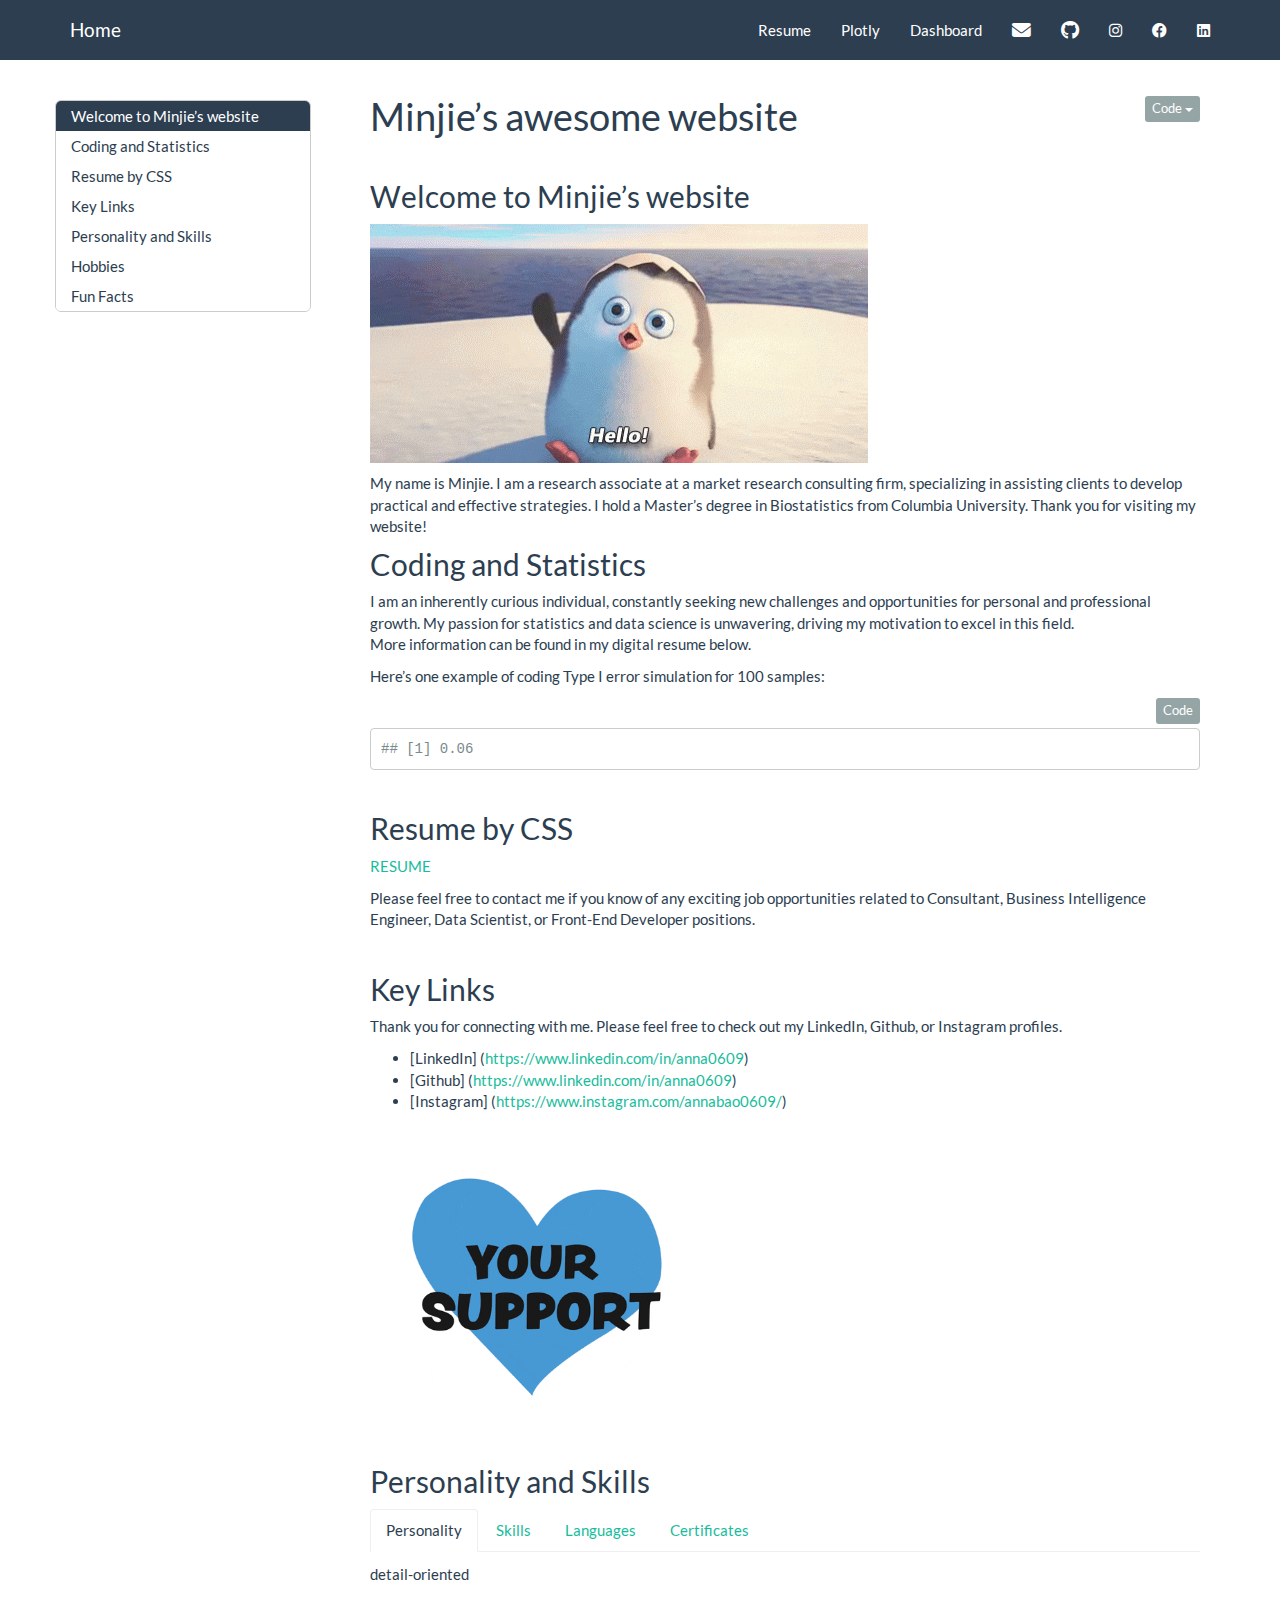
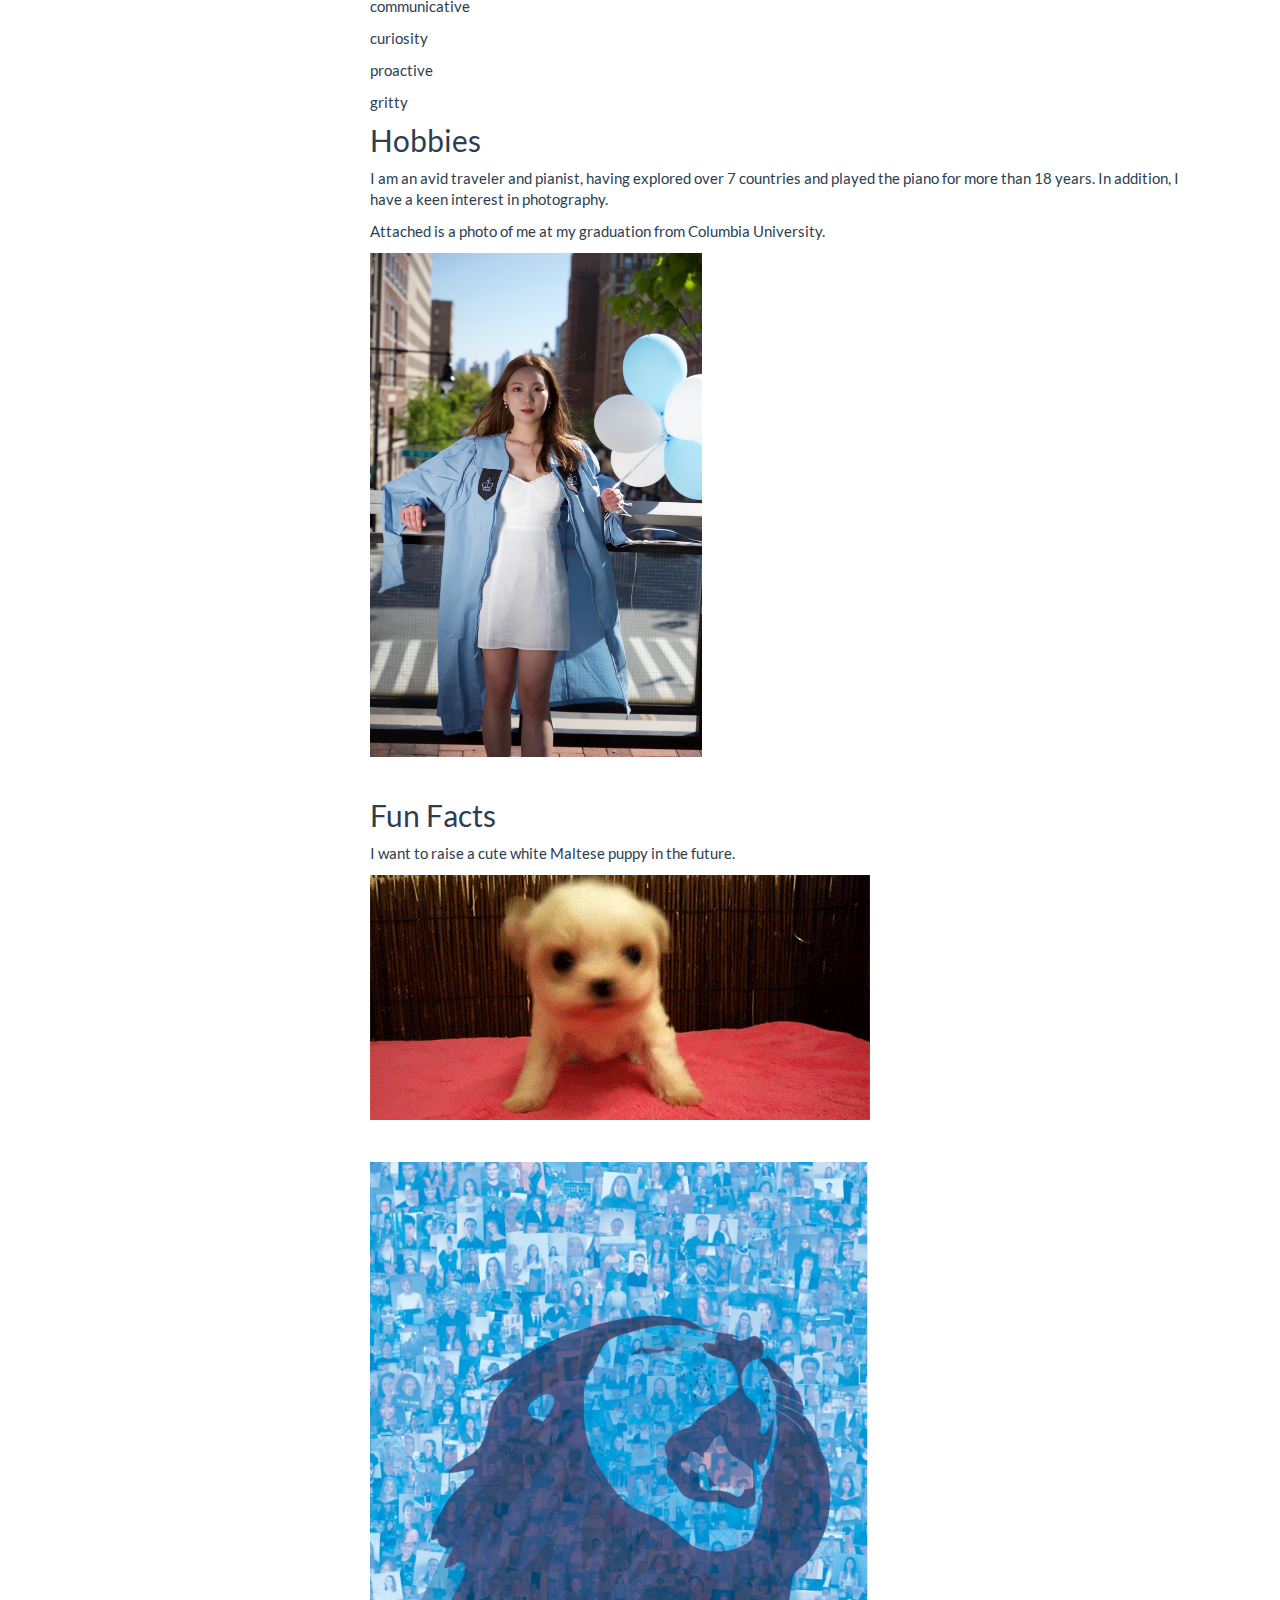
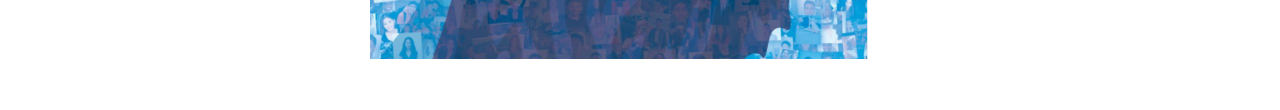
<file: index.html>
<!DOCTYPE html>

<html>

<head>

<meta charset="utf-8" />
<meta name="generator" content="pandoc" />
<meta http-equiv="X-UA-Compatible" content="IE=EDGE" />




<title>Minjie’s awesome website</title>

<script src="site_libs/header-attrs-2.21/header-attrs.js"></script>
<script src="site_libs/jquery-3.6.0/jquery-3.6.0.min.js"></script>
<meta name="viewport" content="width=device-width, initial-scale=1" />
<link href="site_libs/bootstrap-3.3.5/css/flatly.min.css" rel="stylesheet" />
<script src="site_libs/bootstrap-3.3.5/js/bootstrap.min.js"></script>
<script src="site_libs/bootstrap-3.3.5/shim/html5shiv.min.js"></script>
<script src="site_libs/bootstrap-3.3.5/shim/respond.min.js"></script>
<style>h1 {font-size: 34px;}
       h1.title {font-size: 38px;}
       h2 {font-size: 30px;}
       h3 {font-size: 24px;}
       h4 {font-size: 18px;}
       h5 {font-size: 16px;}
       h6 {font-size: 12px;}
       code {color: inherit; background-color: rgba(0, 0, 0, 0.04);}
       pre:not([class]) { background-color: white }</style>
<script src="site_libs/jqueryui-1.11.4/jquery-ui.min.js"></script>
<link href="site_libs/tocify-1.9.1/jquery.tocify.css" rel="stylesheet" />
<script src="site_libs/tocify-1.9.1/jquery.tocify.js"></script>
<script src="site_libs/navigation-1.1/tabsets.js"></script>
<script src="site_libs/navigation-1.1/codefolding.js"></script>
<link href="site_libs/highlightjs-9.12.0/default.css" rel="stylesheet" />
<script src="site_libs/highlightjs-9.12.0/highlight.js"></script>
<link href="site_libs/font-awesome-6.2.1/css/all.min.css" rel="stylesheet" />
<link href="site_libs/font-awesome-6.2.1/css/v4-shims.min.css" rel="stylesheet" />

<style type="text/css">
  code{white-space: pre-wrap;}
  span.smallcaps{font-variant: small-caps;}
  span.underline{text-decoration: underline;}
  div.column{display: inline-block; vertical-align: top; width: 50%;}
  div.hanging-indent{margin-left: 1.5em; text-indent: -1.5em;}
  ul.task-list{list-style: none;}
    </style>

<style type="text/css">code{white-space: pre;}</style>
<script type="text/javascript">
if (window.hljs) {
  hljs.configure({languages: []});
  hljs.initHighlightingOnLoad();
  if (document.readyState && document.readyState === "complete") {
    window.setTimeout(function() { hljs.initHighlighting(); }, 0);
  }
}
</script>









<style type = "text/css">
.main-container {
  max-width: 940px;
  margin-left: auto;
  margin-right: auto;
}
img {
  max-width:100%;
}
.tabbed-pane {
  padding-top: 12px;
}
.html-widget {
  margin-bottom: 20px;
}
button.code-folding-btn:focus {
  outline: none;
}
summary {
  display: list-item;
}
details > summary > p:only-child {
  display: inline;
}
pre code {
  padding: 0;
}
</style>


<style type="text/css">
.dropdown-submenu {
  position: relative;
}
.dropdown-submenu>.dropdown-menu {
  top: 0;
  left: 100%;
  margin-top: -6px;
  margin-left: -1px;
  border-radius: 0 6px 6px 6px;
}
.dropdown-submenu:hover>.dropdown-menu {
  display: block;
}
.dropdown-submenu>a:after {
  display: block;
  content: " ";
  float: right;
  width: 0;
  height: 0;
  border-color: transparent;
  border-style: solid;
  border-width: 5px 0 5px 5px;
  border-left-color: #cccccc;
  margin-top: 5px;
  margin-right: -10px;
}
.dropdown-submenu:hover>a:after {
  border-left-color: #adb5bd;
}
.dropdown-submenu.pull-left {
  float: none;
}
.dropdown-submenu.pull-left>.dropdown-menu {
  left: -100%;
  margin-left: 10px;
  border-radius: 6px 0 6px 6px;
}
</style>

<script type="text/javascript">
// manage active state of menu based on current page
$(document).ready(function () {
  // active menu anchor
  href = window.location.pathname
  href = href.substr(href.lastIndexOf('/') + 1)
  if (href === "")
    href = "index.html";
  var menuAnchor = $('a[href="' + href + '"]');

  // mark the anchor link active (and if it's in a dropdown, also mark that active)
  var dropdown = menuAnchor.closest('li.dropdown');
  if (window.bootstrap) { // Bootstrap 4+
    menuAnchor.addClass('active');
    dropdown.find('> .dropdown-toggle').addClass('active');
  } else { // Bootstrap 3
    menuAnchor.parent().addClass('active');
    dropdown.addClass('active');
  }

  // Navbar adjustments
  var navHeight = $(".navbar").first().height() + 15;
  var style = document.createElement('style');
  var pt = "padding-top: " + navHeight + "px; ";
  var mt = "margin-top: -" + navHeight + "px; ";
  var css = "";
  // offset scroll position for anchor links (for fixed navbar)
  for (var i = 1; i <= 6; i++) {
    css += ".section h" + i + "{ " + pt + mt + "}\n";
  }
  style.innerHTML = "body {" + pt + "padding-bottom: 40px; }\n" + css;
  document.head.appendChild(style);
});
</script>

<!-- tabsets -->

<style type="text/css">
.tabset-dropdown > .nav-tabs {
  display: inline-table;
  max-height: 500px;
  min-height: 44px;
  overflow-y: auto;
  border: 1px solid #ddd;
  border-radius: 4px;
}

.tabset-dropdown > .nav-tabs > li.active:before, .tabset-dropdown > .nav-tabs.nav-tabs-open:before {
  content: "\e259";
  font-family: 'Glyphicons Halflings';
  display: inline-block;
  padding: 10px;
  border-right: 1px solid #ddd;
}

.tabset-dropdown > .nav-tabs.nav-tabs-open > li.active:before {
  content: "\e258";
  font-family: 'Glyphicons Halflings';
  border: none;
}

.tabset-dropdown > .nav-tabs > li.active {
  display: block;
}

.tabset-dropdown > .nav-tabs > li > a,
.tabset-dropdown > .nav-tabs > li > a:focus,
.tabset-dropdown > .nav-tabs > li > a:hover {
  border: none;
  display: inline-block;
  border-radius: 4px;
  background-color: transparent;
}

.tabset-dropdown > .nav-tabs.nav-tabs-open > li {
  display: block;
  float: none;
}

.tabset-dropdown > .nav-tabs > li {
  display: none;
}
</style>

<!-- code folding -->
<style type="text/css">
.code-folding-btn { margin-bottom: 4px; }
</style>



<style type="text/css">

#TOC {
  margin: 25px 0px 20px 0px;
}
@media (max-width: 768px) {
#TOC {
  position: relative;
  width: 100%;
}
}

@media print {
.toc-content {
  /* see https://github.com/w3c/csswg-drafts/issues/4434 */
  float: right;
}
}

.toc-content {
  padding-left: 30px;
  padding-right: 40px;
}

div.main-container {
  max-width: 1200px;
}

div.tocify {
  width: 20%;
  max-width: 260px;
  max-height: 85%;
}

@media (min-width: 768px) and (max-width: 991px) {
  div.tocify {
    width: 25%;
  }
}

@media (max-width: 767px) {
  div.tocify {
    width: 100%;
    max-width: none;
  }
}

.tocify ul, .tocify li {
  line-height: 20px;
}

.tocify-subheader .tocify-item {
  font-size: 0.90em;
}

.tocify .list-group-item {
  border-radius: 0px;
}


</style>



</head>

<body>


<div class="container-fluid main-container">


<!-- setup 3col/9col grid for toc_float and main content  -->
<div class="row">
<div class="col-xs-12 col-sm-4 col-md-3">
<div id="TOC" class="tocify">
</div>
</div>

<div class="toc-content col-xs-12 col-sm-8 col-md-9">




<div class="navbar navbar-default  navbar-fixed-top" role="navigation">
  <div class="container">
    <div class="navbar-header">
      <button type="button" class="navbar-toggle collapsed" data-toggle="collapse" data-bs-toggle="collapse" data-target="#navbar" data-bs-target="#navbar">
        <span class="icon-bar"></span>
        <span class="icon-bar"></span>
        <span class="icon-bar"></span>
      </button>
      <a class="navbar-brand" href="index.html">Home</a>
    </div>
    <div id="navbar" class="navbar-collapse collapse">
      <ul class="nav navbar-nav">
        
      </ul>
      <ul class="nav navbar-nav navbar-right">
        <li>
  <a href="resume.html">Resume</a>
</li>
<li>
  <a href="plotly.html">Plotly</a>
</li>
<li>
  <a href="dashboard.html">Dashboard</a>
</li>
<li>
  <a href="mailto:&lt;mb4757@columbia.edu&gt;">
    <span class="fa fa-envelope fa-lg"></span>
     
  </a>
</li>
<li>
  <a href="http://github.com/anna0609/">
    <span class="fa fa-github fa-lg"></span>
     
  </a>
</li>
<li>
  <a href="https://www.instagram.com/annabao0609/">
    <span class="fab fa-instagram"></span>
     
  </a>
</li>
<li>
  <a href="https://www.facebook.com/profile.php?id=100004875374663">
    <span class="fab fa-facebook"></span>
     
  </a>
</li>
<li>
  <a href="https://www.linkedin.com/in/anna0609">
    <span class="fab fa-linkedin"></span>
     
  </a>
</li>
      </ul>
    </div><!--/.nav-collapse -->
  </div><!--/.container -->
</div><!--/.navbar -->

<div id="header">

<div class="btn-group pull-right float-right">
<button type="button" class="btn btn-default btn-xs btn-secondary btn-sm dropdown-toggle" data-toggle="dropdown" data-bs-toggle="dropdown" aria-haspopup="true" aria-expanded="false"><span>Code</span> <span class="caret"></span></button>
<ul class="dropdown-menu dropdown-menu-right" style="min-width: 50px;">
<li><a id="rmd-show-all-code" href="#">Show All Code</a></li>
<li><a id="rmd-hide-all-code" href="#">Hide All Code</a></li>
</ul>
</div>



<h1 class="title toc-ignore">Minjie’s awesome website</h1>

</div>


<p><br/></p>
<div id="welcome-to-minjies-website" class="section level2">
<h2>Welcome to Minjie’s website</h2>
<p><img src="images/giphy.gif" /></p>
<p>My name is Minjie. I am a research associate at a market research
consulting firm, specializing in assisting clients to develop practical
and effective strategies. I hold a Master’s degree in Biostatistics from
Columbia University. Thank you for visiting my website!<br/></p>
</div>
<div id="coding-and-statistics" class="section level2">
<h2>Coding and Statistics</h2>
<p>I am an inherently curious individual, constantly seeking new
challenges and opportunities for personal and professional growth. My
passion for statistics and data science is unwavering, driving my
motivation to excel in this field. <br/> More information can be found
in my digital resume below. <br/></p>
<p>Here’s one example of coding Type I error simulation for 100
samples:</p>
<pre class="r"><code>set.seed(99)
n.sample2 &lt;- 100
#Sample indices
sample.indices &lt;- list()
n = 0
se = 15/sqrt(20)
for (i in 1:n.sample2) {
  sample2 &lt;- rnorm(20, mean = 120, sd = 15)
sample2_mean = mean(sample2)
z_stats &lt;- (sample2_mean-120)/se
z_crit &lt;- qnorm(0.05)
if(z_stats &gt;= z_crit) {
  #print(&quot;0&quot;)
} else {
  #print(&quot;1 Type I Error&quot;)
  n = n + 1
}
}
percentage = n/100
print(percentage)</code></pre>
<pre><code>## [1] 0.06</code></pre>
<p><br/></p>
</div>
<div id="resume-by-css" class="section level2">
<h2>Resume by CSS</h2>
<p><a href="resume.html">RESUME</a></p>
<p>Please feel free to contact me if you know of any exciting job
opportunities related to Consultant, Business Intelligence Engineer,
Data Scientist, or Front-End Developer positions.</p>
<p><br/></p>
</div>
<div id="key-links" class="section level2">
<h2>Key Links</h2>
<p>Thank you for connecting with me. Please feel free to check out my
LinkedIn, Github, or Instagram profiles.</p>
<ul>
<li>[LinkedIn] (<a href="https://www.linkedin.com/in/anna0609"
class="uri">https://www.linkedin.com/in/anna0609</a>)</li>
<li>[Github] (<a href="https://www.linkedin.com/in/anna0609"
class="uri">https://www.linkedin.com/in/anna0609</a>)</li>
<li>[Instagram] (<a href="https://www.instagram.com/annabao0609/"
class="uri">https://www.instagram.com/annabao0609/</a>)</li>
</ul>
<p><img src ="images/support.gif" style = "width:40%"></p>
</div>
<div id="personality-and-skills" class="section level2 tabset">
<h2 class="tabset">Personality and Skills</h2>
<div id="personality" class="section level3">
<h3>Personality</h3>
<p>detail-oriented</p>
<p>communicative</p>
<p>curiosity</p>
<p>proactive</p>
<p>gritty</p>
</div>
<div id="skills" class="section level3">
<h3>Skills</h3>
<p>Python</p>
<p>R</p>
<p>SQL</p>
<p>Java</p>
<p>SPSS</p>
<p>SAS</p>
<p>Microsoft (Excel, PowerPoint, Word)</p>
<p>Javascript</p>
<p>Tableau</p>
</div>
<div id="languages" class="section level3">
<h3>Languages</h3>
<p>English (fluent)</p>
<p>Mandarin (fluent)</p>
<p>French (proficient)</p>
<p>Japanese (basic)</p>
</div>
<div id="certificates" class="section level3">
<h3>Certificates</h3>
<p>SAS Certified Specialist: Base Programming Using SAS 9.4</p>
<p>SAS Certified Professional: Advanced Programming Using SAS 9.4</p>
<p>Youth Mentoring Theory and Practice</p>
</div>
</div>
<div id="hobbies" class="section level2">
<h2>Hobbies</h2>
<p>I am an avid traveler and pianist, having explored over 7 countries
and played the piano for more than 18 years. In addition, I have a keen
interest in photography.</p>
<p>Attached is a photo of me at my graduation from Columbia
University.</p>
<p><img src ="images/graduation.JPG" style = "width:40%"></p>
<p><br/></p>
</div>
<div id="fun-facts" class="section level2">
<h2>Fun Facts</h2>
<p>I want to raise a cute white Maltese puppy in the future.</p>
<p><img src="images/puppy.gif" /></p>
<p><br/></p>
<p><img src ="images/2.jpg" style = "width:60%"></p>
</div>



</div>
</div>

</div>

<script>

// add bootstrap table styles to pandoc tables
function bootstrapStylePandocTables() {
  $('tr.odd').parent('tbody').parent('table').addClass('table table-condensed');
}
$(document).ready(function () {
  bootstrapStylePandocTables();
});


</script>

<!-- tabsets -->

<script>
$(document).ready(function () {
  window.buildTabsets("TOC");
});

$(document).ready(function () {
  $('.tabset-dropdown > .nav-tabs > li').click(function () {
    $(this).parent().toggleClass('nav-tabs-open');
  });
});
</script>

<!-- code folding -->
<script>
$(document).ready(function () {
  window.initializeCodeFolding("hide" === "show");
});
</script>

<script>
$(document).ready(function ()  {

    // temporarily add toc-ignore selector to headers for the consistency with Pandoc
    $('.unlisted.unnumbered').addClass('toc-ignore')

    // move toc-ignore selectors from section div to header
    $('div.section.toc-ignore')
        .removeClass('toc-ignore')
        .children('h1,h2,h3,h4,h5').addClass('toc-ignore');

    // establish options
    var options = {
      selectors: "h1,h2,h3",
      theme: "bootstrap3",
      context: '.toc-content',
      hashGenerator: function (text) {
        return text.replace(/[.\\/?&!#<>]/g, '').replace(/\s/g, '_');
      },
      ignoreSelector: ".toc-ignore",
      scrollTo: 0
    };
    options.showAndHide = true;
    options.smoothScroll = true;

    // tocify
    var toc = $("#TOC").tocify(options).data("toc-tocify");
});
</script>

<!-- dynamically load mathjax for compatibility with self-contained -->
<script>
  (function () {
    var script = document.createElement("script");
    script.type = "text/javascript";
    script.src  = "https://mathjax.rstudio.com/latest/MathJax.js?config=TeX-AMS-MML_HTMLorMML";
    document.getElementsByTagName("head")[0].appendChild(script);
  })();
</script>

</body>
</html>
</file>
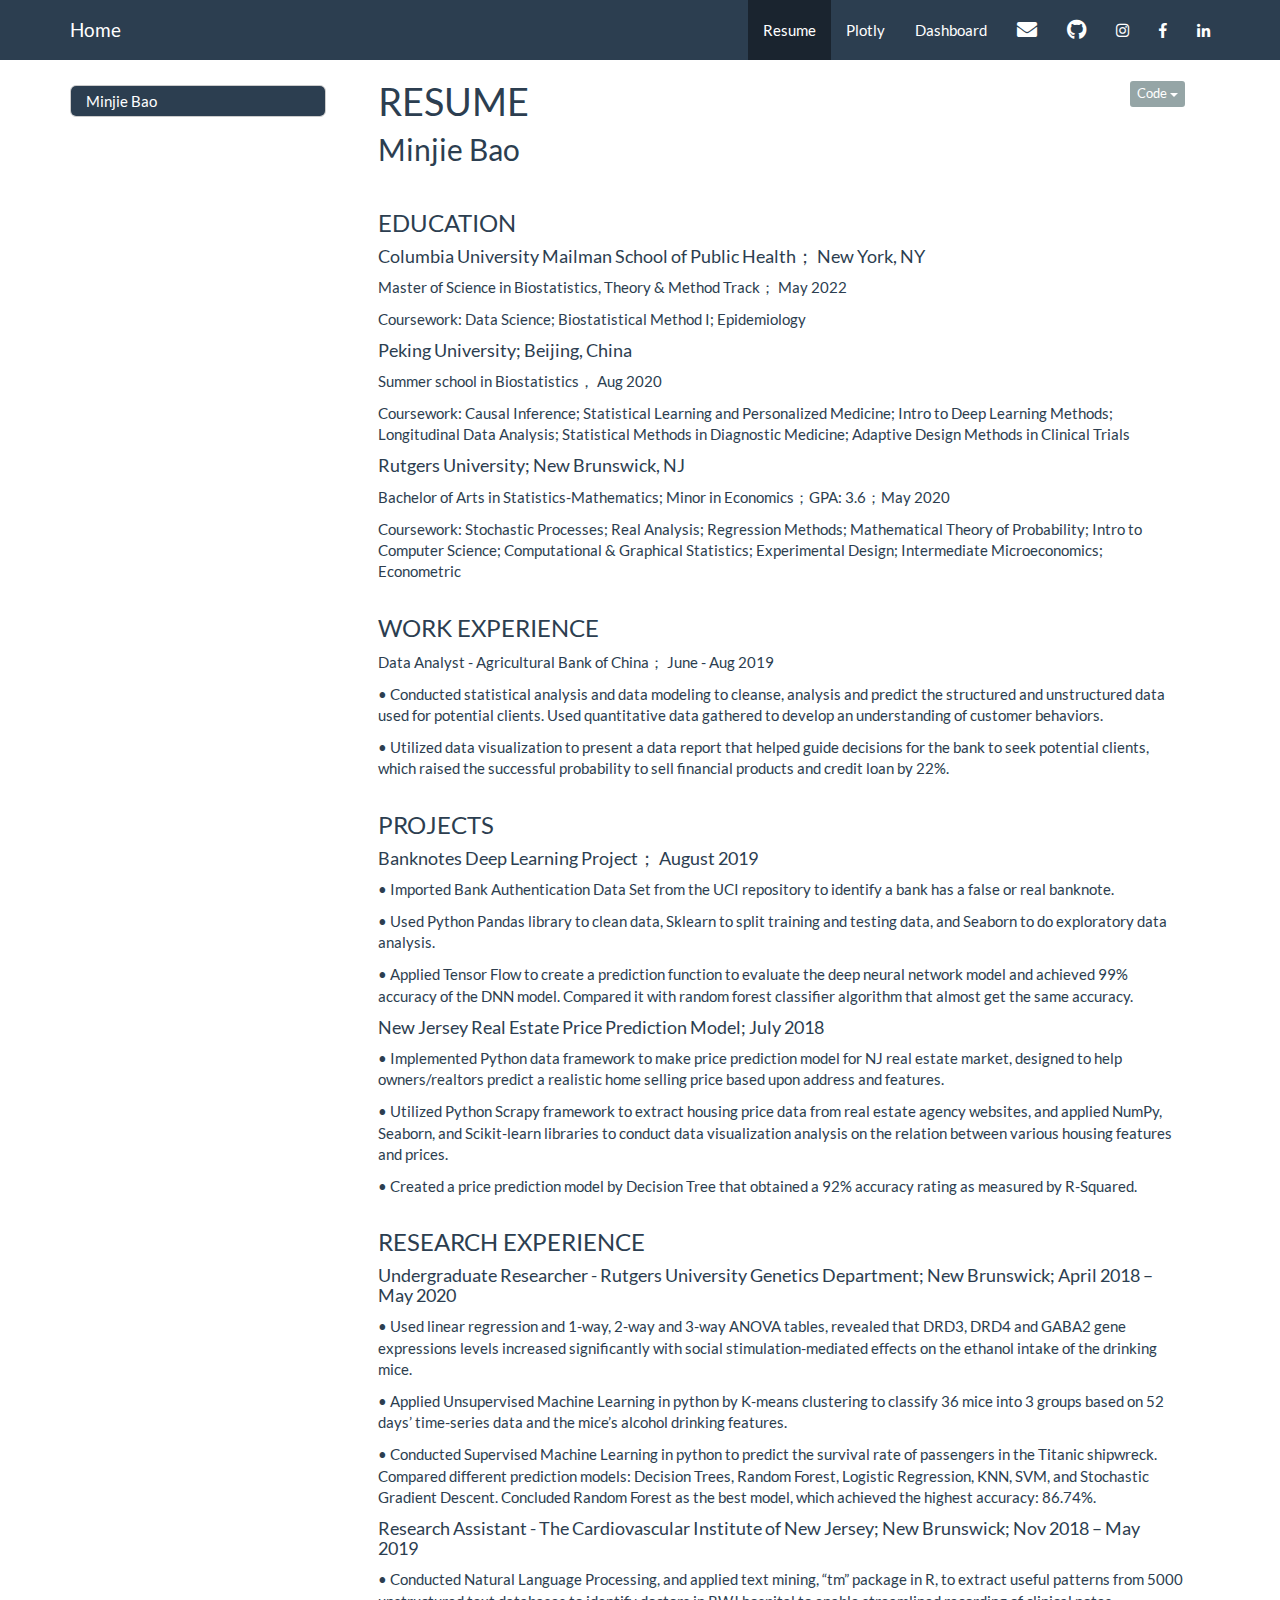
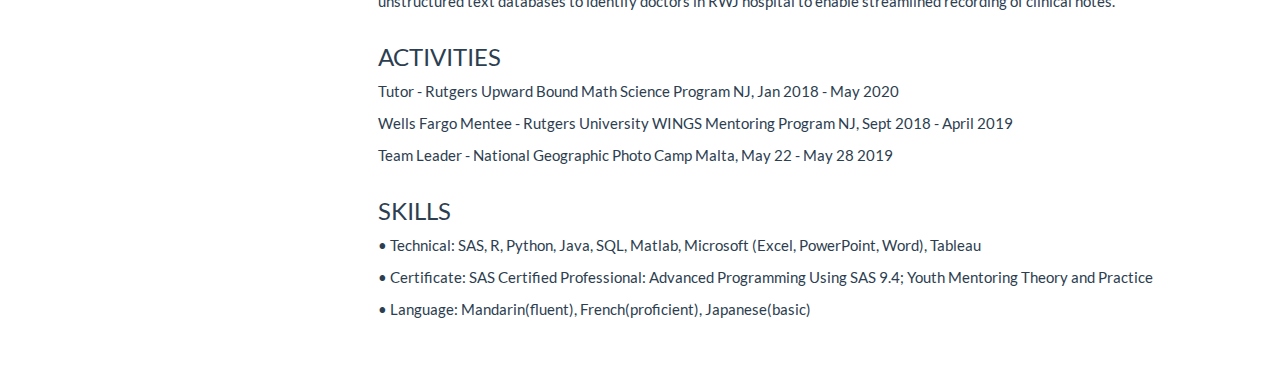
<file: about.html>
<!DOCTYPE html>

<html>

<head>

<meta charset="utf-8" />
<meta name="generator" content="pandoc" />
<meta http-equiv="X-UA-Compatible" content="IE=EDGE" />




<title>RESUME</title>

<script src="site_libs/jquery-1.11.3/jquery.min.js"></script>
<meta name="viewport" content="width=device-width, initial-scale=1" />
<link href="site_libs/bootstrap-3.3.5/css/flatly.min.css" rel="stylesheet" />
<script src="site_libs/bootstrap-3.3.5/js/bootstrap.min.js"></script>
<script src="site_libs/bootstrap-3.3.5/shim/html5shiv.min.js"></script>
<script src="site_libs/bootstrap-3.3.5/shim/respond.min.js"></script>
<script src="site_libs/jqueryui-1.11.4/jquery-ui.min.js"></script>
<link href="site_libs/tocify-1.9.1/jquery.tocify.css" rel="stylesheet" />
<script src="site_libs/tocify-1.9.1/jquery.tocify.js"></script>
<script src="site_libs/navigation-1.1/tabsets.js"></script>
<script src="site_libs/navigation-1.1/codefolding.js"></script>
<link href="site_libs/highlightjs-9.12.0/default.css" rel="stylesheet" />
<script src="site_libs/highlightjs-9.12.0/highlight.js"></script>
<link href="site_libs/anchor-sections-1.0/anchor-sections.css" rel="stylesheet" />
<script src="site_libs/anchor-sections-1.0/anchor-sections.js"></script>
<link href="site_libs/font-awesome-5.1.0/css/all.css" rel="stylesheet" />
<link href="site_libs/font-awesome-5.1.0/css/v4-shims.css" rel="stylesheet" />

<style type="text/css">
  code{white-space: pre-wrap;}
  span.smallcaps{font-variant: small-caps;}
  span.underline{text-decoration: underline;}
  div.column{display: inline-block; vertical-align: top; width: 50%;}
  div.hanging-indent{margin-left: 1.5em; text-indent: -1.5em;}
  ul.task-list{list-style: none;}
    </style>

<style type="text/css">code{white-space: pre;}</style>
<style type="text/css">
  pre:not([class]) {
    background-color: white;
  }
</style>
<script type="text/javascript">
if (window.hljs) {
  hljs.configure({languages: []});
  hljs.initHighlightingOnLoad();
  if (document.readyState && document.readyState === "complete") {
    window.setTimeout(function() { hljs.initHighlighting(); }, 0);
  }
}
</script>



<style type="text/css">
h1 {
  font-size: 34px;
}
h1.title {
  font-size: 38px;
}
h2 {
  font-size: 30px;
}
h3 {
  font-size: 24px;
}
h4 {
  font-size: 18px;
}
h5 {
  font-size: 16px;
}
h6 {
  font-size: 12px;
}
.table th:not([align]) {
  text-align: left;
}
</style>




<style type = "text/css">
.main-container {
  max-width: 940px;
  margin-left: auto;
  margin-right: auto;
}
code {
  color: inherit;
  background-color: rgba(0, 0, 0, 0.04);
}
img {
  max-width:100%;
}
.tabbed-pane {
  padding-top: 12px;
}
.html-widget {
  margin-bottom: 20px;
}
button.code-folding-btn:focus {
  outline: none;
}
summary {
  display: list-item;
}
</style>


<style type="text/css">
/* padding for bootstrap navbar */
body {
  padding-top: 60px;
  padding-bottom: 40px;
}
/* offset scroll position for anchor links (for fixed navbar)  */
.section h1 {
  padding-top: 65px;
  margin-top: -65px;
}
.section h2 {
  padding-top: 65px;
  margin-top: -65px;
}
.section h3 {
  padding-top: 65px;
  margin-top: -65px;
}
.section h4 {
  padding-top: 65px;
  margin-top: -65px;
}
.section h5 {
  padding-top: 65px;
  margin-top: -65px;
}
.section h6 {
  padding-top: 65px;
  margin-top: -65px;
}
.dropdown-submenu {
  position: relative;
}
.dropdown-submenu>.dropdown-menu {
  top: 0;
  left: 100%;
  margin-top: -6px;
  margin-left: -1px;
  border-radius: 0 6px 6px 6px;
}
.dropdown-submenu:hover>.dropdown-menu {
  display: block;
}
.dropdown-submenu>a:after {
  display: block;
  content: " ";
  float: right;
  width: 0;
  height: 0;
  border-color: transparent;
  border-style: solid;
  border-width: 5px 0 5px 5px;
  border-left-color: #cccccc;
  margin-top: 5px;
  margin-right: -10px;
}
.dropdown-submenu:hover>a:after {
  border-left-color: #ffffff;
}
.dropdown-submenu.pull-left {
  float: none;
}
.dropdown-submenu.pull-left>.dropdown-menu {
  left: -100%;
  margin-left: 10px;
  border-radius: 6px 0 6px 6px;
}
</style>

<script>
// manage active state of menu based on current page
$(document).ready(function () {
  // active menu anchor
  href = window.location.pathname
  href = href.substr(href.lastIndexOf('/') + 1)
  if (href === "")
    href = "index.html";
  var menuAnchor = $('a[href="' + href + '"]');

  // mark it active
  menuAnchor.parent().addClass('active');

  // if it's got a parent navbar menu mark it active as well
  menuAnchor.closest('li.dropdown').addClass('active');
});
</script>

<!-- tabsets -->

<style type="text/css">
.tabset-dropdown > .nav-tabs {
  display: inline-table;
  max-height: 500px;
  min-height: 44px;
  overflow-y: auto;
  background: white;
  border: 1px solid #ddd;
  border-radius: 4px;
}

.tabset-dropdown > .nav-tabs > li.active:before {
  content: "";
  font-family: 'Glyphicons Halflings';
  display: inline-block;
  padding: 10px;
  border-right: 1px solid #ddd;
}

.tabset-dropdown > .nav-tabs.nav-tabs-open > li.active:before {
  content: "&#xe258;";
  border: none;
}

.tabset-dropdown > .nav-tabs.nav-tabs-open:before {
  content: "";
  font-family: 'Glyphicons Halflings';
  display: inline-block;
  padding: 10px;
  border-right: 1px solid #ddd;
}

.tabset-dropdown > .nav-tabs > li.active {
  display: block;
}

.tabset-dropdown > .nav-tabs > li > a,
.tabset-dropdown > .nav-tabs > li > a:focus,
.tabset-dropdown > .nav-tabs > li > a:hover {
  border: none;
  display: inline-block;
  border-radius: 4px;
  background-color: transparent;
}

.tabset-dropdown > .nav-tabs.nav-tabs-open > li {
  display: block;
  float: none;
}

.tabset-dropdown > .nav-tabs > li {
  display: none;
}
</style>

<!-- code folding -->
<style type="text/css">
.code-folding-btn { margin-bottom: 4px; }
</style>



<style type="text/css">

#TOC {
  margin: 25px 0px 20px 0px;
}
@media (max-width: 768px) {
#TOC {
  position: relative;
  width: 100%;
}
}

@media print {
.toc-content {
  /* see https://github.com/w3c/csswg-drafts/issues/4434 */
  float: right;
}
}

.toc-content {
  padding-left: 30px;
  padding-right: 40px;
}

div.main-container {
  max-width: 1200px;
}

div.tocify {
  width: 20%;
  max-width: 260px;
  max-height: 85%;
}

@media (min-width: 768px) and (max-width: 991px) {
  div.tocify {
    width: 25%;
  }
}

@media (max-width: 767px) {
  div.tocify {
    width: 100%;
    max-width: none;
  }
}

.tocify ul, .tocify li {
  line-height: 20px;
}

.tocify-subheader .tocify-item {
  font-size: 0.90em;
}

.tocify .list-group-item {
  border-radius: 0px;
}


</style>



</head>

<body>


<div class="container-fluid main-container">


<!-- setup 3col/9col grid for toc_float and main content  -->
<div class="row-fluid">
<div class="col-xs-12 col-sm-4 col-md-3">
<div id="TOC" class="tocify">
</div>
</div>

<div class="toc-content col-xs-12 col-sm-8 col-md-9">




<div class="navbar navbar-default  navbar-fixed-top" role="navigation">
  <div class="container">
    <div class="navbar-header">
      <button type="button" class="navbar-toggle collapsed" data-toggle="collapse" data-target="#navbar">
        <span class="icon-bar"></span>
        <span class="icon-bar"></span>
        <span class="icon-bar"></span>
      </button>
      <a class="navbar-brand" href="index.html">Home</a>
    </div>
    <div id="navbar" class="navbar-collapse collapse">
      <ul class="nav navbar-nav">
        
      </ul>
      <ul class="nav navbar-nav navbar-right">
        <li>
  <a href="about.html">Resume</a>
</li>
<li>
  <a href="plotly.html">Plotly</a>
</li>
<li>
  <a href="dashboard.html">Dashboard</a>
</li>
<li>
  <a href="mailto:&lt;mb4757@columbia.edu&gt;">
    <span class="fa fa-envelope fa-lg"></span>
     
  </a>
</li>
<li>
  <a href="http://github.com/anna0609/">
    <span class="fa fa-github fa-lg"></span>
     
  </a>
</li>
<li>
  <a href="https://www.instagram.com/annabao0609/">
    <span class="fab fa fab fa-instagram"></span>
     
  </a>
</li>
<li>
  <a href="https://www.facebook.com/profile.php?id=100004875374663">
    <span class="fab fa fab fa-facebook"></span>
     
  </a>
</li>
<li>
  <a href="https://www.linkedin.com/in/anna0609">
    <span class="fab fa fab fa-linkedin"></span>
     
  </a>
</li>
      </ul>
    </div><!--/.nav-collapse -->
  </div><!--/.container -->
</div><!--/.navbar -->

<div class="fluid-row" id="header">

<div class="btn-group pull-right">
<button type="button" class="btn btn-default btn-xs dropdown-toggle" data-toggle="dropdown" aria-haspopup="true" aria-expanded="false"><span>Code</span> <span class="caret"></span></button>
<ul class="dropdown-menu" style="min-width: 50px;">
<li><a id="rmd-show-all-code" href="#">Show All Code</a></li>
<li><a id="rmd-hide-all-code" href="#">Hide All Code</a></li>
</ul>
</div>



<h1 class="title toc-ignore">RESUME</h1>

</div>


<div id="minjie-bao" class="section level2">
<h2>Minjie Bao<br/></h2>
<div id="education" class="section level3">
<h3>EDUCATION</h3>
<div id="columbia-university-mailman-school-of-public-health-new-york-ny" class="section level4">
<h4>Columbia University Mailman School of Public Health； New York, NY</h4>
<p>Master of Science in Biostatistics, Theory &amp; Method Track； May 2022</p>
<p>Coursework: Data Science; Biostatistical Method I; Epidemiology<br/></p>
</div>
<div id="peking-university-beijing-china" class="section level4">
<h4>Peking University; Beijing, China</h4>
<p>Summer school in Biostatistics， Aug 2020<br/></p>
<p>Coursework: Causal Inference; Statistical Learning and Personalized Medicine; Intro to Deep Learning Methods; Longitudinal Data Analysis; Statistical Methods in Diagnostic Medicine; Adaptive Design Methods in Clinical Trials<br/></p>
</div>
<div id="rutgers-university-new-brunswick-nj" class="section level4">
<h4>Rutgers University; New Brunswick, NJ</h4>
<p>Bachelor of Arts in Statistics-Mathematics; Minor in Economics；GPA: 3.6；May 2020<br/></p>
<p>Coursework: Stochastic Processes; Real Analysis; Regression Methods; Mathematical Theory of Probability; Intro to Computer Science; Computational &amp; Graphical Statistics; Experimental Design; Intermediate Microeconomics; Econometric<br/> <br/></p>
</div>
</div>
<div id="work-experience" class="section level3">
<h3>WORK EXPERIENCE</h3>
<p>Data Analyst - Agricultural Bank of China； June - Aug 2019<br/></p>
<p>• Conducted statistical analysis and data modeling to cleanse, analysis and predict the structured and unstructured data used for potential clients. Used quantitative data gathered to develop an understanding of customer behaviors.</p>
<p>• Utilized data visualization to present a data report that helped guide decisions for the bank to seek potential clients, which raised the successful probability to sell financial products and credit loan by 22%.<br/> <br/></p>
</div>
<div id="projects" class="section level3">
<h3>PROJECTS</h3>
<div id="banknotes-deep-learning-project-august-2019" class="section level4">
<h4>Banknotes Deep Learning Project； August 2019</h4>
<p>• Imported Bank Authentication Data Set from the UCI repository to identify a bank has a false or real banknote.</p>
<p>• Used Python Pandas library to clean data, Sklearn to split training and testing data, and Seaborn to do exploratory data analysis.</p>
<p>• Applied Tensor Flow to create a prediction function to evaluate the deep neural network model and achieved 99% accuracy of the DNN model. Compared it with random forest classifier algorithm that almost get the same accuracy.<br/></p>
</div>
<div id="new-jersey-real-estate-price-prediction-model-july-2018" class="section level4">
<h4>New Jersey Real Estate Price Prediction Model; July 2018</h4>
<p>• Implemented Python data framework to make price prediction model for NJ real estate market, designed to help owners/realtors predict a realistic home selling price based upon address and features.</p>
<p>• Utilized Python Scrapy framework to extract housing price data from real estate agency websites, and applied NumPy, Seaborn, and Scikit-learn libraries to conduct data visualization analysis on the relation between various housing features and prices.</p>
<p>• Created a price prediction model by Decision Tree that obtained a 92% accuracy rating as measured by R-Squared.<br/> <br/></p>
</div>
</div>
<div id="research-experience" class="section level3">
<h3>RESEARCH EXPERIENCE</h3>
<div id="undergraduate-researcher---rutgers-university-genetics-department-new-brunswick-april-2018-may-2020" class="section level4">
<h4>Undergraduate Researcher - Rutgers University Genetics Department; New Brunswick; April 2018 – May 2020</h4>
<p>• Used linear regression and 1-way, 2-way and 3-way ANOVA tables, revealed that DRD3, DRD4 and GABA2 gene expressions levels increased significantly with social stimulation-mediated effects on the ethanol intake of the drinking mice.</p>
<p>• Applied Unsupervised Machine Learning in python by K-means clustering to classify 36 mice into 3 groups based on 52 days’ time-series data and the mice’s alcohol drinking features.</p>
<p>• Conducted Supervised Machine Learning in python to predict the survival rate of passengers in the Titanic shipwreck. Compared different prediction models: Decision Trees, Random Forest, Logistic Regression, KNN, SVM, and Stochastic Gradient Descent. Concluded Random Forest as the best model, which achieved the highest accuracy: 86.74%.<br/></p>
</div>
<div id="research-assistant---the-cardiovascular-institute-of-new-jersey-new-brunswick-nov-2018-may-2019" class="section level4">
<h4>Research Assistant - The Cardiovascular Institute of New Jersey; New Brunswick; Nov 2018 – May 2019</h4>
<p>• Conducted Natural Language Processing, and applied text mining, “tm” package in R, to extract useful patterns from 5000 unstructured text databases to identify doctors in RWJ hospital to enable streamlined recording of clinical notes.<br/> <br/></p>
</div>
</div>
<div id="activities" class="section level3">
<h3>ACTIVITIES</h3>
<p>Tutor - Rutgers Upward Bound Math Science Program NJ, Jan 2018 - May 2020</p>
<p>Wells Fargo Mentee - Rutgers University WINGS Mentoring Program NJ, Sept 2018 - April 2019</p>
<p>Team Leader - National Geographic Photo Camp Malta, May 22 - May 28 2019<br/> <br/></p>
</div>
<div id="skills" class="section level3">
<h3>SKILLS</h3>
<p>• Technical: SAS, R, Python, Java, SQL, Matlab, Microsoft (Excel, PowerPoint, Word), Tableau</p>
<p>• Certificate: SAS Certified Professional: Advanced Programming Using SAS 9.4; Youth Mentoring Theory and Practice</p>
<p>• Language: Mandarin(fluent), French(proficient), Japanese(basic)</p>
</div>
</div>



</div>
</div>

</div>

<script>

// add bootstrap table styles to pandoc tables
function bootstrapStylePandocTables() {
  $('tr.odd').parent('tbody').parent('table').addClass('table table-condensed');
}
$(document).ready(function () {
  bootstrapStylePandocTables();
});


</script>

<!-- tabsets -->

<script>
$(document).ready(function () {
  window.buildTabsets("TOC");
});

$(document).ready(function () {
  $('.tabset-dropdown > .nav-tabs > li').click(function () {
    $(this).parent().toggleClass('nav-tabs-open')
  });
});
</script>

<!-- code folding -->
<script>
$(document).ready(function () {
  window.initializeCodeFolding("hide" === "show");
});
</script>

<script>
$(document).ready(function ()  {

    // move toc-ignore selectors from section div to header
    $('div.section.toc-ignore')
        .removeClass('toc-ignore')
        .children('h1,h2,h3,h4,h5').addClass('toc-ignore');

    // establish options
    var options = {
      selectors: "h1,h2,h3",
      theme: "bootstrap3",
      context: '.toc-content',
      hashGenerator: function (text) {
        return text.replace(/[.\\/?&!#<>]/g, '').replace(/\s/g, '_');
      },
      ignoreSelector: ".toc-ignore",
      scrollTo: 0
    };
    options.showAndHide = true;
    options.smoothScroll = true;

    // tocify
    var toc = $("#TOC").tocify(options).data("toc-tocify");
});
</script>

<!-- dynamically load mathjax for compatibility with self-contained -->
<script>
  (function () {
    var script = document.createElement("script");
    script.type = "text/javascript";
    script.src  = "https://mathjax.rstudio.com/latest/MathJax.js?config=TeX-AMS-MML_HTMLorMML";
    document.getElementsByTagName("head")[0].appendChild(script);
  })();
</script>

</body>
</html>
</file>
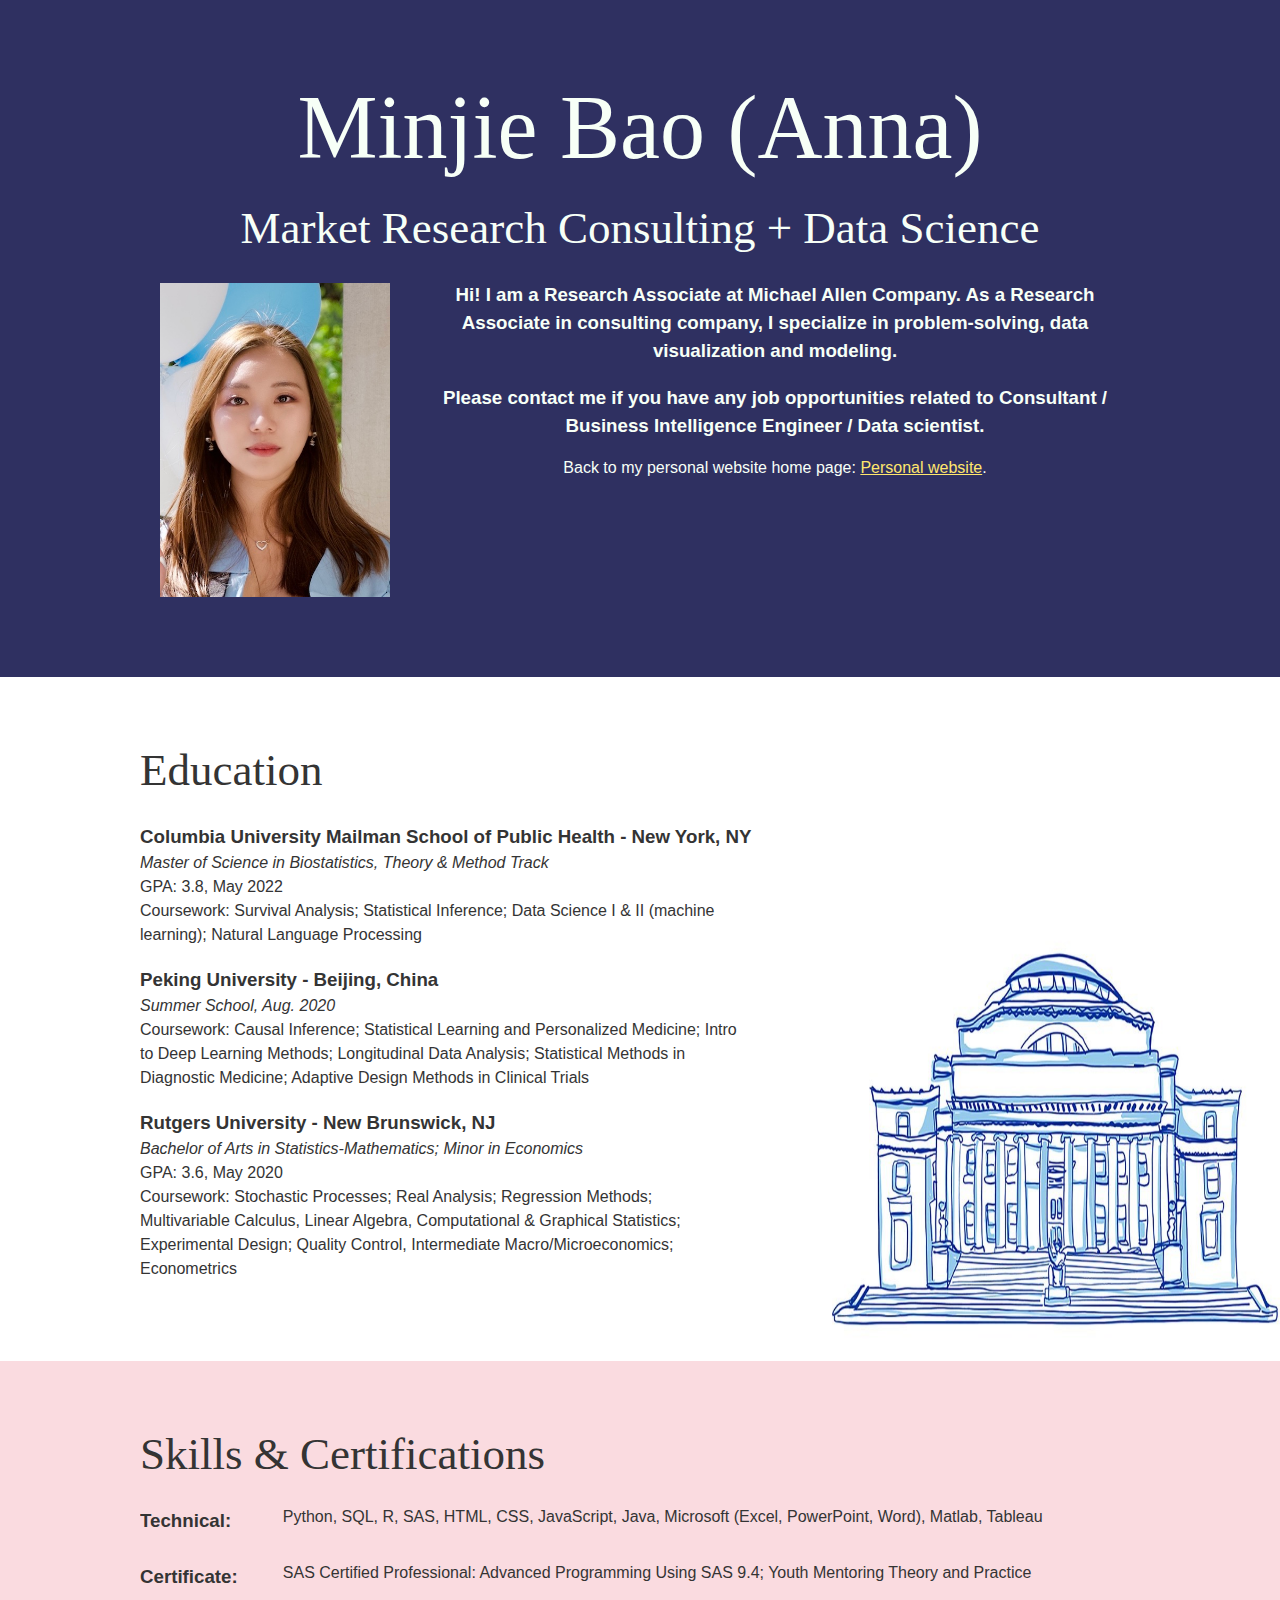
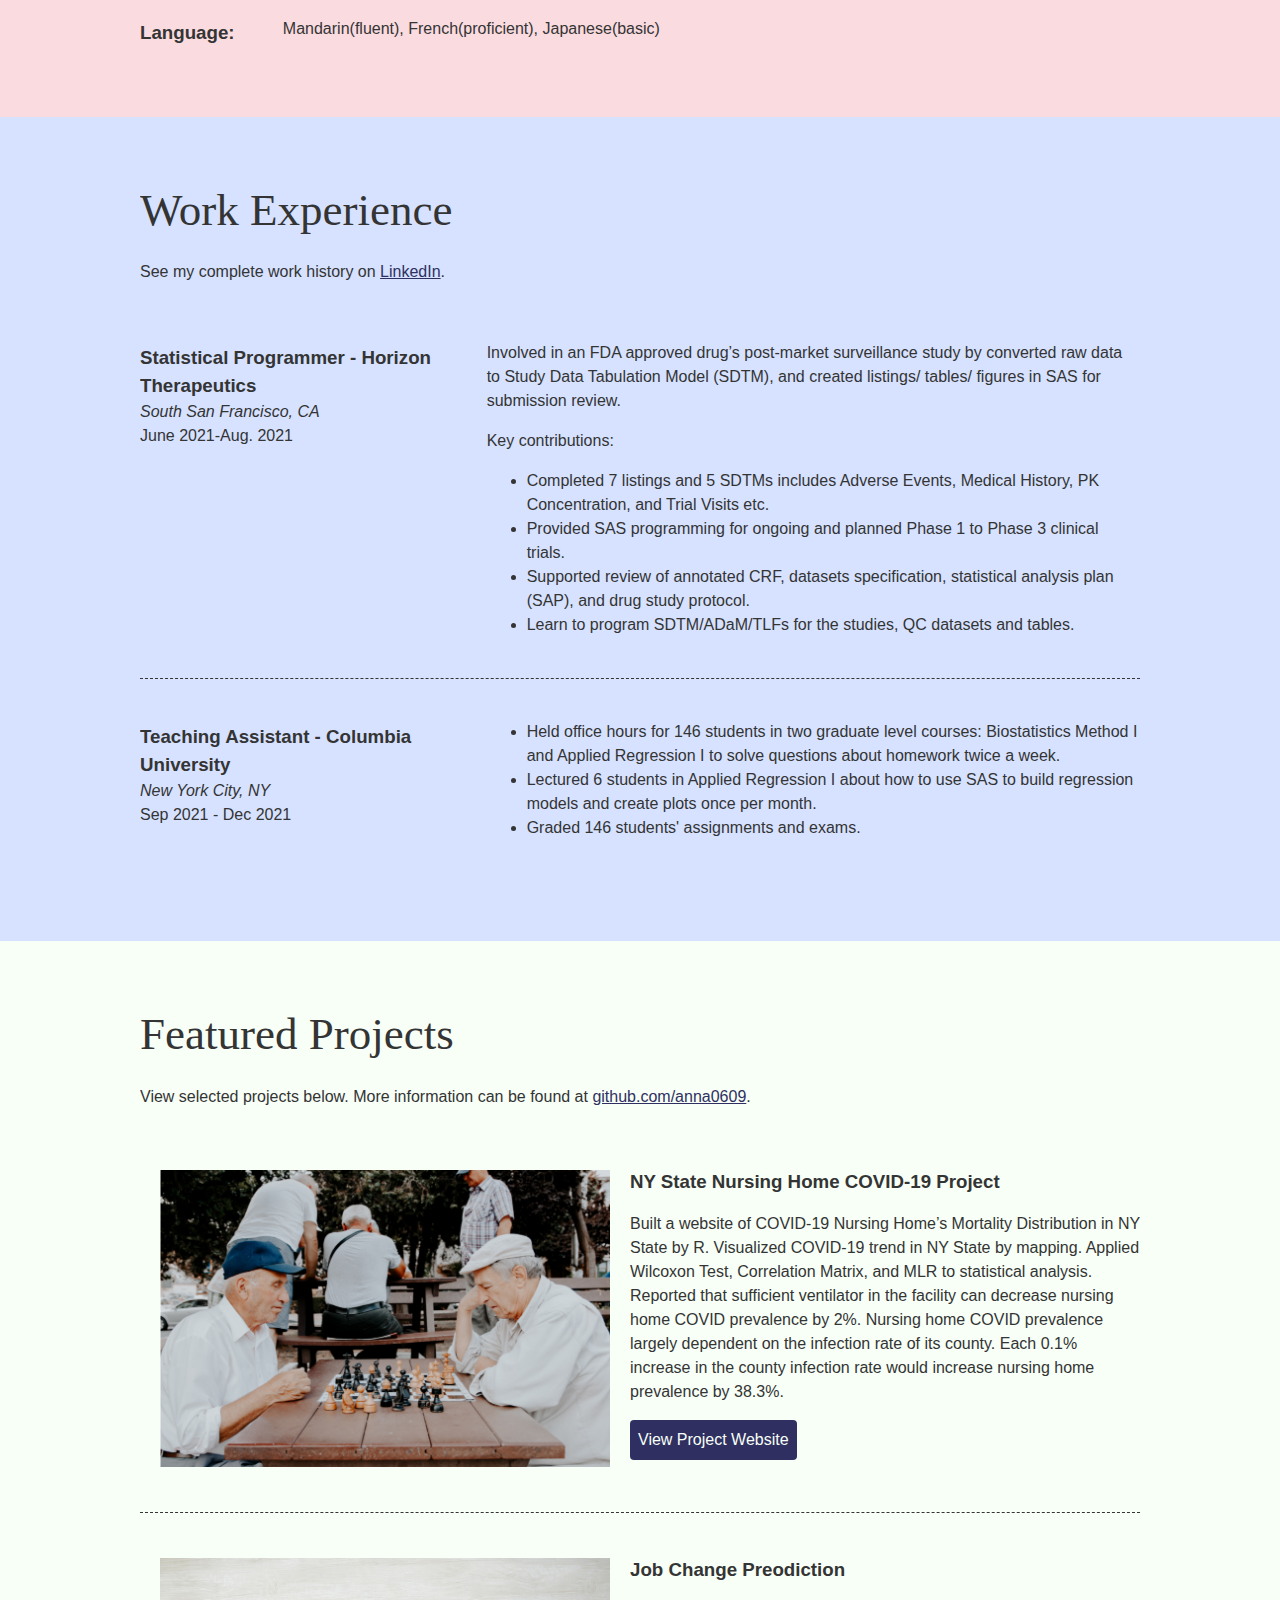
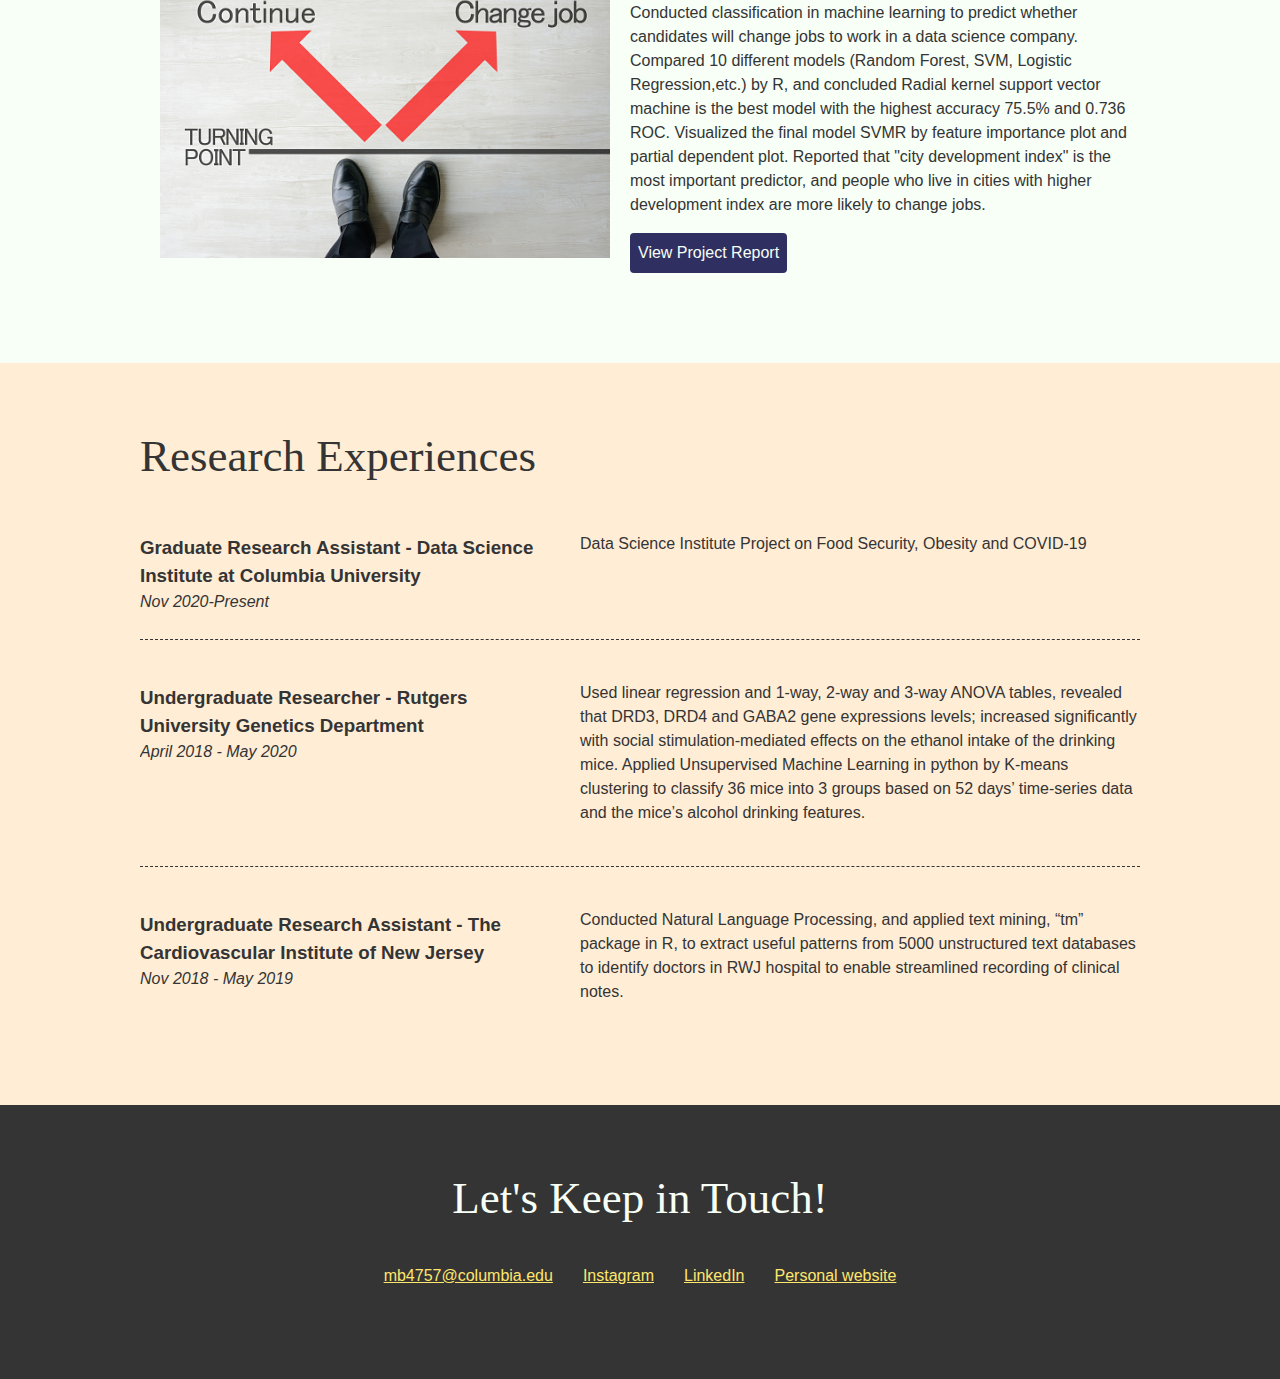
<file: resume.html>
<!DOCTYPE html>
<html lang="en">
  <head>
    <meta charset="UTF-8">
    <meta name="viewport" content="width=device-width, initial-scale=1.0">
    <title>Minjie Bao, Market Research Consulting + Data Science </title>
     <link href="https://fonts.googleapis.com/css?family=Caveat|Montserrat:400,600&display=swap" rel="stylesheet">
    <link rel="stylesheet" href="css/styles.css">
  </head>
  <body>
    <main>
      <!-- ***********************  ABOUT / PROFILE  *********************** -->
      <header>
        <section class="profile-item">
        <div class="content-wrap">
          <h1>Minjie Bao (Anna)</h1>
          <h2>Market Research Consulting + Data Science</h2>
          <img src="images/linkedin.jpg" alt="headshot">
          <h3>Hi! I am a Research Associate at Michael Allen Company. As a Research Associate in consulting company, I specialize in problem-solving, data visualization and modeling.</h3>
          <h3>Please contact me if you have any job opportunities related to Consultant / Business Intelligence Engineer / Data scientist.</h3>
          <p>Back to my personal website home page: <a href="https://anna0609.github.io/">Personal website</a>.</p>
        </div>
      </section>
      </header>


     <!-- ******************  EDUCATION ****************** -->
            <section class="education item-details">
              <div class="content-wrap">
                <h2>Education</h2>

                <section>
                  <h3>Columbia University Mailman School of Public Health - New York, NY</h3>
                  <p>Master of Science in Biostatistics, Theory & Method Track</p>
                  <p>GPA: 3.8, May 2022</p>
                  <p>Coursework: Survival Analysis; Statistical Inference; Data Science I & II (machine learning); Natural Language Processing</p>
                </section>

                <section>
                  <h3>Peking University - Beijing, China</h3>
                  <p>Summer School, Aug. 2020</p>
                  <p>Coursework: Causal Inference; Statistical Learning and Personalized Medicine; Intro to Deep Learning Methods; Longitudinal Data Analysis; Statistical Methods in Diagnostic Medicine; Adaptive Design Methods in Clinical Trials</p>
                </section>

                <section>
                  <h3>Rutgers University - New Brunswick, NJ</h3>
                  <p>Bachelor of Arts in Statistics-Mathematics; Minor in Economics</p>
                  <p>GPA: 3.6, May 2020</p>
                  <p>Coursework: Stochastic Processes; Real Analysis; Regression Methods; Multivariable Calculus, Linear Algebra, Computational & Graphical Statistics; Experimental Design; Quality Control, Intermediate Macro/Microeconomics; Econometrics</p>
                </section>
              </div>
            </section>

      <!-- ***********************  SKILLS & CERTIFICATIONS  *********************** -->
      <section class="skills">
        <div class="content-wrap">
          <h2>Skills & Certifications</h2>

          <!-- Skill 1 -->
          <section class="skill-item">
            <div class="skill-details">
              <h3>Technical:</h3>
            </div>
            <div class="skill-summary">
             <p> Python, SQL, R, SAS, HTML, CSS, JavaScript, Java, Microsoft (Excel, PowerPoint, Word), Matlab, Tableau</p>
          </div>
        </section>

        <!-- Skill 2 -->
          <section class="skill-item">
            <div class="skill-details">
              <h3>Certificate:</h3>
            </div>
            <div class="skill-summary">
              <p>SAS Certified Professional: Advanced Programming Using SAS 9.4; Youth Mentoring Theory and Practice</p>
          </div>
        </section>


        <!-- Skill 3 -->
          <section class="skill-item">
            <div class="skill-details">
              <h3>Language:</h3>
            </div>
            <div class="skill-summary">
              <p>Mandarin(fluent), French(proficient), Japanese(basic)</p>
          </div>
        </section>
      </div>
      </section>

      <!-- ***********************  WORK EXPERIENCE  *********************** -->
      <section class="work-experience item-details">
        <div class="content-wrap divider">
          <h2>Work Experience</h2>
          <p>See my complete work history on <a href="https://www.linkedin.com/in/anna0609/">LinkedIn</a>.</p>

          <!-- Job 1 -->
          <section class="job-item">
            <div class="job-details">
              <h3>Statistical Programmer - Horizon Therapeutics</h3>
              <p>South San Francisco, CA</p>
              <p>June 2021-Aug. 2021</p>
            </div>
            <div class="job-summary">
              <p>Involved in an FDA approved drug’s post-market surveillance study by converted raw data to Study Data Tabulation Model (SDTM), and created listings/ tables/ figures in SAS for submission review.</p>
              <p>Key contributions:</p>
              <ul>
                <li> Completed 7 listings and 5 SDTMs includes Adverse Events, Medical History, PK Concentration, and Trial Visits etc.</li>
                <li>Provided SAS programming for ongoing and planned Phase 1 to Phase 3 clinical trials.</li>
                <li>Supported review of annotated CRF, datasets specification, statistical analysis plan (SAP), and drug study protocol.</li>
                <li>Learn to program SDTM/ADaM/TLFs for the studies, QC datasets and tables.</li>
              </ul>
            </div>
          </section>


      <!-- Job 2 -->
      <section class="job-item">
        <div class="job-details">
          <h3>Teaching Assistant  - Columbia University</h3>
          <p>New York City, NY</p>
          <p>Sep 2021 - Dec 2021</p>
        </div>
        <div class="job-summary">
          <ul>
            <li> Held office hours for 146 students in two graduate level courses: Biostatistics Method I and Applied Regression I to solve questions about homework twice a week.</li>
            <li> Lectured 6 students in Applied Regression I about how to use SAS to build regression models and create plots once per month.</li>
            <li> Graded 146 students' assignments and exams. </li>
          </ul>
        </div>
      </section>
    </div>
  </section>


      <!-- ********************  PROJECTS / PORTFOLIO  ********************* -->
      <section class="projects">
        <div class="content-wrap divider">
          <h2>Featured Projects</h2>
          <p>View selected projects below. More information can be found at <a href="https://github.com/anna0609">github.com/anna0609</a>.</p>

          <!-- Project 1 -->
          <section class="project-item">
            <img src="images/nursing_home.jpg" alt="nursing_home">
            <h3>NY State Nursing Home COVID-19 Project</h3>
            <p>Built a website of COVID-19 Nursing Home’s Mortality Distribution in NY State by R. Visualized COVID-19 trend in NY State by mapping. Applied Wilcoxon Test, Correlation Matrix, and MLR to statistical analysis. Reported that sufficient ventilator in the facility can decrease nursing home COVID prevalence by 2%. Nursing home COVID prevalence largely dependent on the infection rate of its county. Each 0.1% increase in the county infection rate would increase nursing home prevalence by 38.3%.</p>
            <a class="btn" href="https://anna0609.github.io/final_project/" target="_blank">View Project Website</a>
          </section>

          <!-- Project 2 -->
          <section class="project-item">
            <img src="images/job_predict.jpg" alt="job_predict">
            <h3>Job Change Preodiction</h3>
            <p>Conducted classification in machine learning to predict whether candidates will change jobs to work in a data science company. Compared 10 different models (Random Forest, SVM, Logistic Regression,etc.) by R, and concluded Radial kernel support vector machine is the best model with the highest accuracy 75.5% and 0.736 ROC. Visualized the final model SVMR by feature importance plot and partial dependent plot. Reported that "city development index" is the most important predictor, and people who live in cities with higher development index are more likely to change jobs.</p>
            <a class="btn" href="https://drive.google.com/file/d/13a3_v6tOkKuwt7ZgH6BvH7fFJTnx2QhQ/view?usp=sharing" target="_blank">View Project Report</a>
          </section>
        </div>
      </section>


      <!-- ***********************  Relative Experience  *********************** -->
      <section class="research">
        <div class="content-wrap item-details divider">
          <h2>Research Experiences</h2>

          <!-- Research 1 -->
          <section class="research-item">
            <div class="research-details">
              <h3>Graduate Research Assistant - Data Science Institute at Columbia University</h3>
              <p>Nov 2020-Present</p>
            </div>
            <div class="research-summary">
            <p>Data Science Institute Project on Food Security, Obesity and COVID-19</p>
          </div>
        </section>

          <!-- Research 2 -->
          <section class="research-item">
            <div class="research-details">
              <h3>Undergraduate Researcher - Rutgers University Genetics Department</h3>
              <p>April 2018 - May 2020</p>
            </div>
            <div class="research-summary">
            <p>Used linear regression and 1-way, 2-way and 3-way ANOVA tables, revealed that DRD3, DRD4 and GABA2 gene expressions levels; increased significantly with social stimulation-mediated effects on the ethanol intake of the drinking mice. Applied Unsupervised Machine Learning in python by K-means clustering to classify 36 mice into 3 groups based on 52 days’ time-series data and the mice’s alcohol drinking features.</p>
          </div>
        </section>


          <!-- Research 3 -->
          <section class="research-item">
            <div class="research-details">
              <h3>Undergraduate Research Assistant - The Cardiovascular Institute of New Jersey</h3>
              <p>Nov 2018 - May 2019</p>
            </div>
            <div class="research-summary">
            <p>Conducted Natural Language Processing, and applied text mining, “tm” package in R, to extract useful patterns from 5000 unstructured text databases to identify doctors in RWJ hospital to enable streamlined recording of clinical notes.</p>
          </div>
        </section>
      </div>
    </section>


      <!-- *****************  CONTACT INFO / SOCIAL MEDIA  ***************** -->
      <footer>
        <div class="content-wrap">
          <h2>Let's Keep in Touch!</h2>

          <!-- Social media and contact links. Add or remove any networks. -->
          <ul class="contact-list">
            <li><a href="mailto:email@example.com"target="_blank">mb4757@columbia.edu</a></li>
            <li><a href="https://www.instagram.com/annabao0609/" target="_blank">Instagram</a></li>
            <li><a href="https://www.linkedin.com/in/anna0609/" target="_blank">LinkedIn</a></li>
            <li><a href="https://anna0609.github.io/" target="_blank">Personal website</a></li>
          </ul>
        </div>
      </footer>
    </main>
  </body>
</html>
</file>
<file: site_libs/highlightjs-9.12.0/default.css>
.hljs-literal {
  color: #990073;
}

.hljs-number {
  color: #099;
}

.hljs-comment {
  color: #998;
  font-style: italic;
}

.hljs-keyword {
  color: #900;
  font-weight: bold;
}

.hljs-string {
  color: #d14;
}
</file>
<file: site_libs/anchor-sections-1.0/anchor-sections.css>
/* Styles for section anchors */
a.anchor-section {margin-left: 10px; visibility: hidden; color: inherit;}
a.anchor-section::before {content: '#';}
.hasAnchor:hover a.anchor-section {visibility: visible;}
</file>
<file: css/styles.css>
/*
COLOR PALETTE
https://coolors.co/f7fff7-343434-2f3061-ffe66d-a1c6d7
#F7FFF7 - almost white
#343434 - dark gray - almost black
#2F3061 - blue dark
#FFE66D - yellow
#F5F791 - light yellow
#A1C6D7 - blue light
*/

/* Global styles
-------------------------------------*/
html{
  box-sizing:border-box;
}
*, *:before, *:after{
  box-sizing: inherit;
}
body{
  color: #343434;
  margin: 0;
  padding: 0;
  font-family: 'Noto Sans JP', sans-serif;
  font-size: 16px;
  line-height: 1.5;
}
.content-wrap{
  overflow: hidden;
}
img{
  width: 230px;
  float: left;
  margin: 20px;
}
a {
  color:#FFE66D;
}
a:hover{
  text-decoration: none;
}
h1{
  font-size: 90px;
  line-height: 1.5;
}
h2{
  font-size: 45px;
}
h1,h2{
  font-family: 'Pacifico', cursive;
  font-weight: 400;
  margin: 0;
}
.content-wrap{
  max-width: 1000px;
  width: 85%;
  margin: 0 auto;
  padding: 60px 0;
}
h3{
  margin-bottom: 0;
}
.item-details h3 + p {
  font-style: italic;
}
.item-details h3 ~ p {
  margin: 0;
}
.divider > section{
  border-bottom: 1px dashed #343434;
  padding: 25px 0;
}
.divider > section:last-of-type{
  border-bottom: none;
}
/* Profile
-------------------------------------*/
header{
  background:#2F3061;
  color: #F7FFF7;
}


/* Education
-------------------------------------*/
.education{
  background-image: url(../images/1.jpg);
  background-size: 35% 70%;
  background-position: right bottom;
  background-repeat: no-repeat;
  padding-bottom: 20px;

}
.education p{
  width: 60%;
}

/* Skills
-------------------------------------*/
.skills{
  background: #FADBE0;
}

/* Work Experience
-------------------------------------*/
.work-experience{
  background: #D6E2FF;
}
.work-experience a {
color: #2F3061;
}

/* Projects
-------------------------------------*/
.projects{
  background: #F7FFF7;
}
.projects a {
color: #2F3061;
}

.projects .btn{
  color: #F7FFF7;
  background: #2F3061;
  text-decoration: none;
  padding: 8px;
  border-radius: 4px;
  display: inline-block;
}
.projects .btn:hover {
  background: rgba(47, 48, 97, 80%);
}
.project-item{
  overflow: hidden;
}
.project-item img{
  float: none;
  width: 450px;
}

/* Research Experiences
-------------------------------------*/
.research{
  background: #FFEDD6;
}
.research-item{
  display: grid;
  grid-template-columns: 1.5fr 2fr;
  column-gap: 20px;
  overflow: hidden;

}
/* Contact Info
-------------------------------------*/
footer{
  background: #343434;
  color: #F7FFF7;
}
.contact-list{
  list-style-type: none;
  padding: 0;

}
.contact-list a{
  padding: 15px;
  display: inline-block;
}

/* Responsive
-------------------------------------*/

@media screen and (min-width: 770px) {
header, footer{
  text-align: center;
}

  .project-item img{
    float: left;
    margin-right: 20px;
  }

  .job-item{
    display: grid;
    grid-template-columns: 1fr 2fr;
    column-gap: 20px;
  }

  .skill-item{
    display: grid;
    grid-template-columns: 0.5fr 3fr;
  }
  .contact-list{
    display: flex;
    justify-content: center;
  }
}


@media screen and (max-width: 769px) {
h1{
  font-size: 60px;
  line-height: 1;
  margin-bottom: 20px;
}

h2{
  font-size: 40px;
}


.profile-item img{
  width: 220px;
  float: none;
  padding: 0;
}

.education {
  background-size: 40% 15%;
}

.education p{
  width: 100%;
}

.project-item img{
  float: none;
  width: 300px;
}

.contact-list a{
  padding: 5px;
}
}
</file>
<file: site_libs/bootstrap-3.3.5/css/flatly.min.css>
@font-face {
  font-family: 'Lato';
  font-style: normal;
  font-weight: 400;
  src: url(fonts/Lato.ttf) format('truetype');
}
@font-face {
  font-family: 'Lato';
  font-style: normal;
  font-weight: 700;
  src: url(fonts/LatoBold.ttf) format('truetype');
}
@font-face {
  font-family: 'Lato';
  font-style: italic;
  font-weight: 400;
  src: url(fonts/LatoItalic.ttf) format('truetype');
}

/*!
 * bootswatch v3.3.6
 * Homepage: http://bootswatch.com
 * Copyright 2012-2015 Thomas Park
 * Licensed under MIT
 * Based on Bootstrap
*//*!
 * Bootstrap v3.3.6 (http://getbootstrap.com)
 * Copyright 2011-2015 Twitter, Inc.
 * Licensed under MIT (https://github.com/twbs/bootstrap/blob/master/LICENSE)
 *//*! normalize.css v3.0.3 | MIT License | github.com/necolas/normalize.css */html{font-family:sans-serif;-ms-text-size-adjust:100%;-webkit-text-size-adjust:100%}body{margin:0}article,aside,details,figcaption,figure,footer,header,hgroup,main,menu,nav,section,summary{display:block}audio,canvas,progress,video{display:inline-block;vertical-align:baseline}audio:not([controls]){display:none;height:0}[hidden],template{display:none}a{background-color:transparent}a:active,a:hover{outline:0}abbr[title]{border-bottom:1px dotted}b,strong{font-weight:bold}dfn{font-style:italic}h1{font-size:2em;margin:0.67em 0}mark{background:#ff0;color:#000}small{font-size:80%}sub,sup{font-size:75%;line-height:0;position:relative;vertical-align:baseline}sup{top:-0.5em}sub{bottom:-0.25em}img{border:0}svg:not(:root){overflow:hidden}figure{margin:1em 40px}hr{-webkit-box-sizing:content-box;-moz-box-sizing:content-box;box-sizing:content-box;height:0}pre{overflow:auto}code,kbd,pre,samp{font-family:monospace, monospace;font-size:1em}button,input,optgroup,select,textarea{color:inherit;font:inherit;margin:0}button{overflow:visible}button,select{text-transform:none}button,html input[type="button"],input[type="reset"],input[type="submit"]{-webkit-appearance:button;cursor:pointer}button[disabled],html input[disabled]{cursor:default}button::-moz-focus-inner,input::-moz-focus-inner{border:0;padding:0}input{line-height:normal}input[type="checkbox"],input[type="radio"]{-webkit-box-sizing:border-box;-moz-box-sizing:border-box;box-sizing:border-box;padding:0}input[type="number"]::-webkit-inner-spin-button,input[type="number"]::-webkit-outer-spin-button{height:auto}input[type="search"]{-webkit-appearance:textfield;-webkit-box-sizing:content-box;-moz-box-sizing:content-box;box-sizing:content-box}input[type="search"]::-webkit-search-cancel-button,input[type="search"]::-webkit-search-decoration{-webkit-appearance:none}fieldset{border:1px solid #c0c0c0;margin:0 2px;padding:0.35em 0.625em 0.75em}legend{border:0;padding:0}textarea{overflow:auto}optgroup{font-weight:bold}table{border-collapse:collapse;border-spacing:0}td,th{padding:0}/*! Source: https://github.com/h5bp/html5-boilerplate/blob/master/src/css/main.css */@media print{*,*:before,*:after{background:transparent !important;color:#000 !important;-webkit-box-shadow:none !important;box-shadow:none !important;text-shadow:none !important}a,a:visited{text-decoration:underline}a[href]:after{content:" (" attr(href) ")"}abbr[title]:after{content:" (" attr(title) ")"}a[href^="#"]:after,a[href^="javascript:"]:after{content:""}pre,blockquote{border:1px solid #999;page-break-inside:avoid}thead{display:table-header-group}tr,img{page-break-inside:avoid}img{max-width:100% !important}p,h2,h3{orphans:3;widows:3}h2,h3{page-break-after:avoid}.navbar{display:none}.btn>.caret,.dropup>.btn>.caret{border-top-color:#000 !important}.label{border:1px solid #000}.table{border-collapse:collapse !important}.table td,.table th{background-color:#fff !important}.table-bordered th,.table-bordered td{border:1px solid #ddd !important}}@font-face{font-family:'Glyphicons Halflings';src:url('../fonts/glyphicons-halflings-regular.eot');src:url('../fonts/glyphicons-halflings-regular.eot?#iefix') format('embedded-opentype'),url('../fonts/glyphicons-halflings-regular.woff') format('woff'),url('../fonts/glyphicons-halflings-regular.ttf') format('truetype'),url('../fonts/glyphicons-halflings-regular.svg#glyphicons_halflingsregular') format('svg')}.glyphicon{position:relative;top:1px;display:inline-block;font-family:'Glyphicons Halflings';font-style:normal;font-weight:normal;line-height:1;-webkit-font-smoothing:antialiased;-moz-osx-font-smoothing:grayscale}.glyphicon-asterisk:before{content:"\002a"}.glyphicon-plus:before{content:"\002b"}.glyphicon-euro:before,.glyphicon-eur:before{content:"\20ac"}.glyphicon-minus:before{content:"\2212"}.glyphicon-cloud:before{content:"\2601"}.glyphicon-envelope:before{content:"\2709"}.glyphicon-pencil:before{content:"\270f"}.glyphicon-glass:before{content:"\e001"}.glyphicon-music:before{content:"\e002"}.glyphicon-search:before{content:"\e003"}.glyphicon-heart:before{content:"\e005"}.glyphicon-star:before{content:"\e006"}.glyphicon-star-empty:before{content:"\e007"}.glyphicon-user:before{content:"\e008"}.glyphicon-film:before{content:"\e009"}.glyphicon-th-large:before{content:"\e010"}.glyphicon-th:before{content:"\e011"}.glyphicon-th-list:before{content:"\e012"}.glyphicon-ok:before{content:"\e013"}.glyphicon-remove:before{content:"\e014"}.glyphicon-zoom-in:before{content:"\e015"}.glyphicon-zoom-out:before{content:"\e016"}.glyphicon-off:before{content:"\e017"}.glyphicon-signal:before{content:"\e018"}.glyphicon-cog:before{content:"\e019"}.glyphicon-trash:before{content:"\e020"}.glyphicon-home:before{content:"\e021"}.glyphicon-file:before{content:"\e022"}.glyphicon-time:before{content:"\e023"}.glyphicon-road:before{content:"\e024"}.glyphicon-download-alt:before{content:"\e025"}.glyphicon-download:before{content:"\e026"}.glyphicon-upload:before{content:"\e027"}.glyphicon-inbox:before{content:"\e028"}.glyphicon-play-circle:before{content:"\e029"}.glyphicon-repeat:before{content:"\e030"}.glyphicon-refresh:before{content:"\e031"}.glyphicon-list-alt:before{content:"\e032"}.glyphicon-lock:before{content:"\e033"}.glyphicon-flag:before{content:"\e034"}.glyphicon-headphones:before{content:"\e035"}.glyphicon-volume-off:before{content:"\e036"}.glyphicon-volume-down:before{content:"\e037"}.glyphicon-volume-up:before{content:"\e038"}.glyphicon-qrcode:before{content:"\e039"}.glyphicon-barcode:before{content:"\e040"}.glyphicon-tag:before{content:"\e041"}.glyphicon-tags:before{content:"\e042"}.glyphicon-book:before{content:"\e043"}.glyphicon-bookmark:before{content:"\e044"}.glyphicon-print:before{content:"\e045"}.glyphicon-camera:before{content:"\e046"}.glyphicon-font:before{content:"\e047"}.glyphicon-bold:before{content:"\e048"}.glyphicon-italic:before{content:"\e049"}.glyphicon-text-height:before{content:"\e050"}.glyphicon-text-width:before{content:"\e051"}.glyphicon-align-left:before{content:"\e052"}.glyphicon-align-center:before{content:"\e053"}.glyphicon-align-right:before{content:"\e054"}.glyphicon-align-justify:before{content:"\e055"}.glyphicon-list:before{content:"\e056"}.glyphicon-indent-left:before{content:"\e057"}.glyphicon-indent-right:before{content:"\e058"}.glyphicon-facetime-video:before{content:"\e059"}.glyphicon-picture:before{content:"\e060"}.glyphicon-map-marker:before{content:"\e062"}.glyphicon-adjust:before{content:"\e063"}.glyphicon-tint:before{content:"\e064"}.glyphicon-edit:before{content:"\e065"}.glyphicon-share:before{content:"\e066"}.glyphicon-check:before{content:"\e067"}.glyphicon-move:before{content:"\e068"}.glyphicon-step-backward:before{content:"\e069"}.glyphicon-fast-backward:before{content:"\e070"}.glyphicon-backward:before{content:"\e071"}.glyphicon-play:before{content:"\e072"}.glyphicon-pause:before{content:"\e073"}.glyphicon-stop:before{content:"\e074"}.glyphicon-forward:before{content:"\e075"}.glyphicon-fast-forward:before{content:"\e076"}.glyphicon-step-forward:before{content:"\e077"}.glyphicon-eject:before{content:"\e078"}.glyphicon-chevron-left:before{content:"\e079"}.glyphicon-chevron-right:before{content:"\e080"}.glyphicon-plus-sign:before{content:"\e081"}.glyphicon-minus-sign:before{content:"\e082"}.glyphicon-remove-sign:before{content:"\e083"}.glyphicon-ok-sign:before{content:"\e084"}.glyphicon-question-sign:before{content:"\e085"}.glyphicon-info-sign:before{content:"\e086"}.glyphicon-screenshot:before{content:"\e087"}.glyphicon-remove-circle:before{content:"\e088"}.glyphicon-ok-circle:before{content:"\e089"}.glyphicon-ban-circle:before{content:"\e090"}.glyphicon-arrow-left:before{content:"\e091"}.glyphicon-arrow-right:before{content:"\e092"}.glyphicon-arrow-up:before{content:"\e093"}.glyphicon-arrow-down:before{content:"\e094"}.glyphicon-share-alt:before{content:"\e095"}.glyphicon-resize-full:before{content:"\e096"}.glyphicon-resize-small:before{content:"\e097"}.glyphicon-exclamation-sign:before{content:"\e101"}.glyphicon-gift:before{content:"\e102"}.glyphicon-leaf:before{content:"\e103"}.glyphicon-fire:before{content:"\e104"}.glyphicon-eye-open:before{content:"\e105"}.glyphicon-eye-close:before{content:"\e106"}.glyphicon-warning-sign:before{content:"\e107"}.glyphicon-plane:before{content:"\e108"}.glyphicon-calendar:before{content:"\e109"}.glyphicon-random:before{content:"\e110"}.glyphicon-comment:before{content:"\e111"}.glyphicon-magnet:before{content:"\e112"}.glyphicon-chevron-up:before{content:"\e113"}.glyphicon-chevron-down:before{content:"\e114"}.glyphicon-retweet:before{content:"\e115"}.glyphicon-shopping-cart:before{content:"\e116"}.glyphicon-folder-close:before{content:"\e117"}.glyphicon-folder-open:before{content:"\e118"}.glyphicon-resize-vertical:before{content:"\e119"}.glyphicon-resize-horizontal:before{content:"\e120"}.glyphicon-hdd:before{content:"\e121"}.glyphicon-bullhorn:before{content:"\e122"}.glyphicon-bell:before{content:"\e123"}.glyphicon-certificate:before{content:"\e124"}.glyphicon-thumbs-up:before{content:"\e125"}.glyphicon-thumbs-down:before{content:"\e126"}.glyphicon-hand-right:before{content:"\e127"}.glyphicon-hand-left:before{content:"\e128"}.glyphicon-hand-up:before{content:"\e129"}.glyphicon-hand-down:before{content:"\e130"}.glyphicon-circle-arrow-right:before{content:"\e131"}.glyphicon-circle-arrow-left:before{content:"\e132"}.glyphicon-circle-arrow-up:before{content:"\e133"}.glyphicon-circle-arrow-down:before{content:"\e134"}.glyphicon-globe:before{content:"\e135"}.glyphicon-wrench:before{content:"\e136"}.glyphicon-tasks:before{content:"\e137"}.glyphicon-filter:before{content:"\e138"}.glyphicon-briefcase:before{content:"\e139"}.glyphicon-fullscreen:before{content:"\e140"}.glyphicon-dashboard:before{content:"\e141"}.glyphicon-paperclip:before{content:"\e142"}.glyphicon-heart-empty:before{content:"\e143"}.glyphicon-link:before{content:"\e144"}.glyphicon-phone:before{content:"\e145"}.glyphicon-pushpin:before{content:"\e146"}.glyphicon-usd:before{content:"\e148"}.glyphicon-gbp:before{content:"\e149"}.glyphicon-sort:before{content:"\e150"}.glyphicon-sort-by-alphabet:before{content:"\e151"}.glyphicon-sort-by-alphabet-alt:before{content:"\e152"}.glyphicon-sort-by-order:before{content:"\e153"}.glyphicon-sort-by-order-alt:before{content:"\e154"}.glyphicon-sort-by-attributes:before{content:"\e155"}.glyphicon-sort-by-attributes-alt:before{content:"\e156"}.glyphicon-unchecked:before{content:"\e157"}.glyphicon-expand:before{content:"\e158"}.glyphicon-collapse-down:before{content:"\e159"}.glyphicon-collapse-up:before{content:"\e160"}.glyphicon-log-in:before{content:"\e161"}.glyphicon-flash:before{content:"\e162"}.glyphicon-log-out:before{content:"\e163"}.glyphicon-new-window:before{content:"\e164"}.glyphicon-record:before{content:"\e165"}.glyphicon-save:before{content:"\e166"}.glyphicon-open:before{content:"\e167"}.glyphicon-saved:before{content:"\e168"}.glyphicon-import:before{content:"\e169"}.glyphicon-export:before{content:"\e170"}.glyphicon-send:before{content:"\e171"}.glyphicon-floppy-disk:before{content:"\e172"}.glyphicon-floppy-saved:before{content:"\e173"}.glyphicon-floppy-remove:before{content:"\e174"}.glyphicon-floppy-save:before{content:"\e175"}.glyphicon-floppy-open:before{content:"\e176"}.glyphicon-credit-card:before{content:"\e177"}.glyphicon-transfer:before{content:"\e178"}.glyphicon-cutlery:before{content:"\e179"}.glyphicon-header:before{content:"\e180"}.glyphicon-compressed:before{content:"\e181"}.glyphicon-earphone:before{content:"\e182"}.glyphicon-phone-alt:before{content:"\e183"}.glyphicon-tower:before{content:"\e184"}.glyphicon-stats:before{content:"\e185"}.glyphicon-sd-video:before{content:"\e186"}.glyphicon-hd-video:before{content:"\e187"}.glyphicon-subtitles:before{content:"\e188"}.glyphicon-sound-stereo:before{content:"\e189"}.glyphicon-sound-dolby:before{content:"\e190"}.glyphicon-sound-5-1:before{content:"\e191"}.glyphicon-sound-6-1:before{content:"\e192"}.glyphicon-sound-7-1:before{content:"\e193"}.glyphicon-copyright-mark:before{content:"\e194"}.glyphicon-registration-mark:before{content:"\e195"}.glyphicon-cloud-download:before{content:"\e197"}.glyphicon-cloud-upload:before{content:"\e198"}.glyphicon-tree-conifer:before{content:"\e199"}.glyphicon-tree-deciduous:before{content:"\e200"}.glyphicon-cd:before{content:"\e201"}.glyphicon-save-file:before{content:"\e202"}.glyphicon-open-file:before{content:"\e203"}.glyphicon-level-up:before{content:"\e204"}.glyphicon-copy:before{content:"\e205"}.glyphicon-paste:before{content:"\e206"}.glyphicon-alert:before{content:"\e209"}.glyphicon-equalizer:before{content:"\e210"}.glyphicon-king:before{content:"\e211"}.glyphicon-queen:before{content:"\e212"}.glyphicon-pawn:before{content:"\e213"}.glyphicon-bishop:before{content:"\e214"}.glyphicon-knight:before{content:"\e215"}.glyphicon-baby-formula:before{content:"\e216"}.glyphicon-tent:before{content:"\26fa"}.glyphicon-blackboard:before{content:"\e218"}.glyphicon-bed:before{content:"\e219"}.glyphicon-apple:before{content:"\f8ff"}.glyphicon-erase:before{content:"\e221"}.glyphicon-hourglass:before{content:"\231b"}.glyphicon-lamp:before{content:"\e223"}.glyphicon-duplicate:before{content:"\e224"}.glyphicon-piggy-bank:before{content:"\e225"}.glyphicon-scissors:before{content:"\e226"}.glyphicon-bitcoin:before{content:"\e227"}.glyphicon-btc:before{content:"\e227"}.glyphicon-xbt:before{content:"\e227"}.glyphicon-yen:before{content:"\00a5"}.glyphicon-jpy:before{content:"\00a5"}.glyphicon-ruble:before{content:"\20bd"}.glyphicon-rub:before{content:"\20bd"}.glyphicon-scale:before{content:"\e230"}.glyphicon-ice-lolly:before{content:"\e231"}.glyphicon-ice-lolly-tasted:before{content:"\e232"}.glyphicon-education:before{content:"\e233"}.glyphicon-option-horizontal:before{content:"\e234"}.glyphicon-option-vertical:before{content:"\e235"}.glyphicon-menu-hamburger:before{content:"\e236"}.glyphicon-modal-window:before{content:"\e237"}.glyphicon-oil:before{content:"\e238"}.glyphicon-grain:before{content:"\e239"}.glyphicon-sunglasses:before{content:"\e240"}.glyphicon-text-size:before{content:"\e241"}.glyphicon-text-color:before{content:"\e242"}.glyphicon-text-background:before{content:"\e243"}.glyphicon-object-align-top:before{content:"\e244"}.glyphicon-object-align-bottom:before{content:"\e245"}.glyphicon-object-align-horizontal:before{content:"\e246"}.glyphicon-object-align-left:before{content:"\e247"}.glyphicon-object-align-vertical:before{content:"\e248"}.glyphicon-object-align-right:before{content:"\e249"}.glyphicon-triangle-right:before{content:"\e250"}.glyphicon-triangle-left:before{content:"\e251"}.glyphicon-triangle-bottom:before{content:"\e252"}.glyphicon-triangle-top:before{content:"\e253"}.glyphicon-console:before{content:"\e254"}.glyphicon-superscript:before{content:"\e255"}.glyphicon-subscript:before{content:"\e256"}.glyphicon-menu-left:before{content:"\e257"}.glyphicon-menu-right:before{content:"\e258"}.glyphicon-menu-down:before{content:"\e259"}.glyphicon-menu-up:before{content:"\e260"}*{-webkit-box-sizing:border-box;-moz-box-sizing:border-box;box-sizing:border-box}*:before,*:after{-webkit-box-sizing:border-box;-moz-box-sizing:border-box;box-sizing:border-box}html{font-size:10px;-webkit-tap-highlight-color:rgba(0,0,0,0)}body{font-family:"Lato","Helvetica Neue",Helvetica,Arial,sans-serif;font-size:15px;line-height:1.42857143;color:#2c3e50;background-color:#ffffff}input,button,select,textarea{font-family:inherit;font-size:inherit;line-height:inherit}a{color:#18bc9c;text-decoration:none}a:hover,a:focus{color:#18bc9c;text-decoration:underline}a:focus{outline:thin dotted;outline:5px auto -webkit-focus-ring-color;outline-offset:-2px}figure{margin:0}img{vertical-align:middle}.img-responsive,.thumbnail>img,.thumbnail a>img,.carousel-inner>.item>img,.carousel-inner>.item>a>img{display:block;max-width:100%;height:auto}.img-rounded{border-radius:6px}.img-thumbnail{padding:4px;line-height:1.42857143;background-color:#ffffff;border:1px solid #ecf0f1;border-radius:4px;-webkit-transition:all .2s ease-in-out;-o-transition:all .2s ease-in-out;transition:all .2s ease-in-out;display:inline-block;max-width:100%;height:auto}.img-circle{border-radius:50%}hr{margin-top:21px;margin-bottom:21px;border:0;border-top:1px solid #ecf0f1}.sr-only{position:absolute;width:1px;height:1px;margin:-1px;padding:0;overflow:hidden;clip:rect(0, 0, 0, 0);border:0}.sr-only-focusable:active,.sr-only-focusable:focus{position:static;width:auto;height:auto;margin:0;overflow:visible;clip:auto}[role="button"]{cursor:pointer}h1,h2,h3,h4,h5,h6,.h1,.h2,.h3,.h4,.h5,.h6{font-family:"Lato","Helvetica Neue",Helvetica,Arial,sans-serif;font-weight:400;line-height:1.1;color:inherit}h1 small,h2 small,h3 small,h4 small,h5 small,h6 small,.h1 small,.h2 small,.h3 small,.h4 small,.h5 small,.h6 small,h1 .small,h2 .small,h3 .small,h4 .small,h5 .small,h6 .small,.h1 .small,.h2 .small,.h3 .small,.h4 .small,.h5 .small,.h6 .small{font-weight:normal;line-height:1;color:#b4bcc2}h1,.h1,h2,.h2,h3,.h3{margin-top:21px;margin-bottom:10.5px}h1 small,.h1 small,h2 small,.h2 small,h3 small,.h3 small,h1 .small,.h1 .small,h2 .small,.h2 .small,h3 .small,.h3 .small{font-size:65%}h4,.h4,h5,.h5,h6,.h6{margin-top:10.5px;margin-bottom:10.5px}h4 small,.h4 small,h5 small,.h5 small,h6 small,.h6 small,h4 .small,.h4 .small,h5 .small,.h5 .small,h6 .small,.h6 .small{font-size:75%}h1,.h1{font-size:39px}h2,.h2{font-size:32px}h3,.h3{font-size:26px}h4,.h4{font-size:19px}h5,.h5{font-size:15px}h6,.h6{font-size:13px}p{margin:0 0 10.5px}.lead{margin-bottom:21px;font-size:17px;font-weight:300;line-height:1.4}@media (min-width:768px){.lead{font-size:22.5px}}small,.small{font-size:86%}mark,.mark{background-color:#f39c12;padding:.2em}.text-left{text-align:left}.text-right{text-align:right}.text-center{text-align:center}.text-justify{text-align:justify}.text-nowrap{white-space:nowrap}.text-lowercase{text-transform:lowercase}.text-uppercase{text-transform:uppercase}.text-capitalize{text-transform:capitalize}.text-muted{color:#b4bcc2}.text-primary{color:#2c3e50}a.text-primary:hover,a.text-primary:focus{color:#1a242f}.text-success{color:#ffffff}a.text-success:hover,a.text-success:focus{color:#e6e6e6}.text-info{color:#ffffff}a.text-info:hover,a.text-info:focus{color:#e6e6e6}.text-warning{color:#ffffff}a.text-warning:hover,a.text-warning:focus{color:#e6e6e6}.text-danger{color:#ffffff}a.text-danger:hover,a.text-danger:focus{color:#e6e6e6}.bg-primary{color:#fff;background-color:#2c3e50}a.bg-primary:hover,a.bg-primary:focus{background-color:#1a242f}.bg-success{background-color:#18bc9c}a.bg-success:hover,a.bg-success:focus{background-color:#128f76}.bg-info{background-color:#3498db}a.bg-info:hover,a.bg-info:focus{background-color:#217dbb}.bg-warning{background-color:#f39c12}a.bg-warning:hover,a.bg-warning:focus{background-color:#c87f0a}.bg-danger{background-color:#e74c3c}a.bg-danger:hover,a.bg-danger:focus{background-color:#d62c1a}.page-header{padding-bottom:9.5px;margin:42px 0 21px;border-bottom:1px solid transparent}ul,ol{margin-top:0;margin-bottom:10.5px}ul ul,ol ul,ul ol,ol ol{margin-bottom:0}.list-unstyled{padding-left:0;list-style:none}.list-inline{padding-left:0;list-style:none;margin-left:-5px}.list-inline>li{display:inline-block;padding-left:5px;padding-right:5px}dl{margin-top:0;margin-bottom:21px}dt,dd{line-height:1.42857143}dt{font-weight:bold}dd{margin-left:0}@media (min-width:768px){.dl-horizontal dt{float:left;width:160px;clear:left;text-align:right;overflow:hidden;text-overflow:ellipsis;white-space:nowrap}.dl-horizontal dd{margin-left:180px}}abbr[title],abbr[data-original-title]{cursor:help;border-bottom:1px dotted #b4bcc2}.initialism{font-size:90%;text-transform:uppercase}blockquote{padding:10.5px 21px;margin:0 0 21px;font-size:18.75px;border-left:5px solid #ecf0f1}blockquote p:last-child,blockquote ul:last-child,blockquote ol:last-child{margin-bottom:0}blockquote footer,blockquote small,blockquote .small{display:block;font-size:80%;line-height:1.42857143;color:#b4bcc2}blockquote footer:before,blockquote small:before,blockquote .small:before{content:'\2014 \00A0'}.blockquote-reverse,blockquote.pull-right{padding-right:15px;padding-left:0;border-right:5px solid #ecf0f1;border-left:0;text-align:right}.blockquote-reverse footer:before,blockquote.pull-right footer:before,.blockquote-reverse small:before,blockquote.pull-right small:before,.blockquote-reverse .small:before,blockquote.pull-right .small:before{content:''}.blockquote-reverse footer:after,blockquote.pull-right footer:after,.blockquote-reverse small:after,blockquote.pull-right small:after,.blockquote-reverse .small:after,blockquote.pull-right .small:after{content:'\00A0 \2014'}address{margin-bottom:21px;font-style:normal;line-height:1.42857143}code,kbd,pre,samp{font-family:monospace}code{padding:2px 4px;font-size:90%;color:#c7254e;background-color:#f9f2f4;border-radius:4px}kbd{padding:2px 4px;font-size:90%;color:#ffffff;background-color:#333333;border-radius:3px;-webkit-box-shadow:inset 0 -1px 0 rgba(0,0,0,0.25);box-shadow:inset 0 -1px 0 rgba(0,0,0,0.25)}kbd kbd{padding:0;font-size:100%;font-weight:bold;-webkit-box-shadow:none;box-shadow:none}pre{display:block;padding:10px;margin:0 0 10.5px;font-size:14px;line-height:1.42857143;word-break:break-all;word-wrap:break-word;color:#7b8a8b;background-color:#ecf0f1;border:1px solid #cccccc;border-radius:4px}pre code{padding:0;font-size:inherit;color:inherit;white-space:pre-wrap;background-color:transparent;border-radius:0}.pre-scrollable{max-height:340px;overflow-y:scroll}.container{margin-right:auto;margin-left:auto;padding-left:15px;padding-right:15px}@media (min-width:768px){.container{width:750px}}@media (min-width:992px){.container{width:970px}}@media (min-width:1200px){.container{width:1170px}}.container-fluid{margin-right:auto;margin-left:auto;padding-left:15px;padding-right:15px}.row{margin-left:-15px;margin-right:-15px}.col-xs-1,.col-sm-1,.col-md-1,.col-lg-1,.col-xs-2,.col-sm-2,.col-md-2,.col-lg-2,.col-xs-3,.col-sm-3,.col-md-3,.col-lg-3,.col-xs-4,.col-sm-4,.col-md-4,.col-lg-4,.col-xs-5,.col-sm-5,.col-md-5,.col-lg-5,.col-xs-6,.col-sm-6,.col-md-6,.col-lg-6,.col-xs-7,.col-sm-7,.col-md-7,.col-lg-7,.col-xs-8,.col-sm-8,.col-md-8,.col-lg-8,.col-xs-9,.col-sm-9,.col-md-9,.col-lg-9,.col-xs-10,.col-sm-10,.col-md-10,.col-lg-10,.col-xs-11,.col-sm-11,.col-md-11,.col-lg-11,.col-xs-12,.col-sm-12,.col-md-12,.col-lg-12{position:relative;min-height:1px;padding-left:15px;padding-right:15px}.col-xs-1,.col-xs-2,.col-xs-3,.col-xs-4,.col-xs-5,.col-xs-6,.col-xs-7,.col-xs-8,.col-xs-9,.col-xs-10,.col-xs-11,.col-xs-12{float:left}.col-xs-12{width:100%}.col-xs-11{width:91.66666667%}.col-xs-10{width:83.33333333%}.col-xs-9{width:75%}.col-xs-8{width:66.66666667%}.col-xs-7{width:58.33333333%}.col-xs-6{width:50%}.col-xs-5{width:41.66666667%}.col-xs-4{width:33.33333333%}.col-xs-3{width:25%}.col-xs-2{width:16.66666667%}.col-xs-1{width:8.33333333%}.col-xs-pull-12{right:100%}.col-xs-pull-11{right:91.66666667%}.col-xs-pull-10{right:83.33333333%}.col-xs-pull-9{right:75%}.col-xs-pull-8{right:66.66666667%}.col-xs-pull-7{right:58.33333333%}.col-xs-pull-6{right:50%}.col-xs-pull-5{right:41.66666667%}.col-xs-pull-4{right:33.33333333%}.col-xs-pull-3{right:25%}.col-xs-pull-2{right:16.66666667%}.col-xs-pull-1{right:8.33333333%}.col-xs-pull-0{right:auto}.col-xs-push-12{left:100%}.col-xs-push-11{left:91.66666667%}.col-xs-push-10{left:83.33333333%}.col-xs-push-9{left:75%}.col-xs-push-8{left:66.66666667%}.col-xs-push-7{left:58.33333333%}.col-xs-push-6{left:50%}.col-xs-push-5{left:41.66666667%}.col-xs-push-4{left:33.33333333%}.col-xs-push-3{left:25%}.col-xs-push-2{left:16.66666667%}.col-xs-push-1{left:8.33333333%}.col-xs-push-0{left:auto}.col-xs-offset-12{margin-left:100%}.col-xs-offset-11{margin-left:91.66666667%}.col-xs-offset-10{margin-left:83.33333333%}.col-xs-offset-9{margin-left:75%}.col-xs-offset-8{margin-left:66.66666667%}.col-xs-offset-7{margin-left:58.33333333%}.col-xs-offset-6{margin-left:50%}.col-xs-offset-5{margin-left:41.66666667%}.col-xs-offset-4{margin-left:33.33333333%}.col-xs-offset-3{margin-left:25%}.col-xs-offset-2{margin-left:16.66666667%}.col-xs-offset-1{margin-left:8.33333333%}.col-xs-offset-0{margin-left:0%}@media (min-width:768px){.col-sm-1,.col-sm-2,.col-sm-3,.col-sm-4,.col-sm-5,.col-sm-6,.col-sm-7,.col-sm-8,.col-sm-9,.col-sm-10,.col-sm-11,.col-sm-12{float:left}.col-sm-12{width:100%}.col-sm-11{width:91.66666667%}.col-sm-10{width:83.33333333%}.col-sm-9{width:75%}.col-sm-8{width:66.66666667%}.col-sm-7{width:58.33333333%}.col-sm-6{width:50%}.col-sm-5{width:41.66666667%}.col-sm-4{width:33.33333333%}.col-sm-3{width:25%}.col-sm-2{width:16.66666667%}.col-sm-1{width:8.33333333%}.col-sm-pull-12{right:100%}.col-sm-pull-11{right:91.66666667%}.col-sm-pull-10{right:83.33333333%}.col-sm-pull-9{right:75%}.col-sm-pull-8{right:66.66666667%}.col-sm-pull-7{right:58.33333333%}.col-sm-pull-6{right:50%}.col-sm-pull-5{right:41.66666667%}.col-sm-pull-4{right:33.33333333%}.col-sm-pull-3{right:25%}.col-sm-pull-2{right:16.66666667%}.col-sm-pull-1{right:8.33333333%}.col-sm-pull-0{right:auto}.col-sm-push-12{left:100%}.col-sm-push-11{left:91.66666667%}.col-sm-push-10{left:83.33333333%}.col-sm-push-9{left:75%}.col-sm-push-8{left:66.66666667%}.col-sm-push-7{left:58.33333333%}.col-sm-push-6{left:50%}.col-sm-push-5{left:41.66666667%}.col-sm-push-4{left:33.33333333%}.col-sm-push-3{left:25%}.col-sm-push-2{left:16.66666667%}.col-sm-push-1{left:8.33333333%}.col-sm-push-0{left:auto}.col-sm-offset-12{margin-left:100%}.col-sm-offset-11{margin-left:91.66666667%}.col-sm-offset-10{margin-left:83.33333333%}.col-sm-offset-9{margin-left:75%}.col-sm-offset-8{margin-left:66.66666667%}.col-sm-offset-7{margin-left:58.33333333%}.col-sm-offset-6{margin-left:50%}.col-sm-offset-5{margin-left:41.66666667%}.col-sm-offset-4{margin-left:33.33333333%}.col-sm-offset-3{margin-left:25%}.col-sm-offset-2{margin-left:16.66666667%}.col-sm-offset-1{margin-left:8.33333333%}.col-sm-offset-0{margin-left:0%}}@media (min-width:992px){.col-md-1,.col-md-2,.col-md-3,.col-md-4,.col-md-5,.col-md-6,.col-md-7,.col-md-8,.col-md-9,.col-md-10,.col-md-11,.col-md-12{float:left}.col-md-12{width:100%}.col-md-11{width:91.66666667%}.col-md-10{width:83.33333333%}.col-md-9{width:75%}.col-md-8{width:66.66666667%}.col-md-7{width:58.33333333%}.col-md-6{width:50%}.col-md-5{width:41.66666667%}.col-md-4{width:33.33333333%}.col-md-3{width:25%}.col-md-2{width:16.66666667%}.col-md-1{width:8.33333333%}.col-md-pull-12{right:100%}.col-md-pull-11{right:91.66666667%}.col-md-pull-10{right:83.33333333%}.col-md-pull-9{right:75%}.col-md-pull-8{right:66.66666667%}.col-md-pull-7{right:58.33333333%}.col-md-pull-6{right:50%}.col-md-pull-5{right:41.66666667%}.col-md-pull-4{right:33.33333333%}.col-md-pull-3{right:25%}.col-md-pull-2{right:16.66666667%}.col-md-pull-1{right:8.33333333%}.col-md-pull-0{right:auto}.col-md-push-12{left:100%}.col-md-push-11{left:91.66666667%}.col-md-push-10{left:83.33333333%}.col-md-push-9{left:75%}.col-md-push-8{left:66.66666667%}.col-md-push-7{left:58.33333333%}.col-md-push-6{left:50%}.col-md-push-5{left:41.66666667%}.col-md-push-4{left:33.33333333%}.col-md-push-3{left:25%}.col-md-push-2{left:16.66666667%}.col-md-push-1{left:8.33333333%}.col-md-push-0{left:auto}.col-md-offset-12{margin-left:100%}.col-md-offset-11{margin-left:91.66666667%}.col-md-offset-10{margin-left:83.33333333%}.col-md-offset-9{margin-left:75%}.col-md-offset-8{margin-left:66.66666667%}.col-md-offset-7{margin-left:58.33333333%}.col-md-offset-6{margin-left:50%}.col-md-offset-5{margin-left:41.66666667%}.col-md-offset-4{margin-left:33.33333333%}.col-md-offset-3{margin-left:25%}.col-md-offset-2{margin-left:16.66666667%}.col-md-offset-1{margin-left:8.33333333%}.col-md-offset-0{margin-left:0%}}@media (min-width:1200px){.col-lg-1,.col-lg-2,.col-lg-3,.col-lg-4,.col-lg-5,.col-lg-6,.col-lg-7,.col-lg-8,.col-lg-9,.col-lg-10,.col-lg-11,.col-lg-12{float:left}.col-lg-12{width:100%}.col-lg-11{width:91.66666667%}.col-lg-10{width:83.33333333%}.col-lg-9{width:75%}.col-lg-8{width:66.66666667%}.col-lg-7{width:58.33333333%}.col-lg-6{width:50%}.col-lg-5{width:41.66666667%}.col-lg-4{width:33.33333333%}.col-lg-3{width:25%}.col-lg-2{width:16.66666667%}.col-lg-1{width:8.33333333%}.col-lg-pull-12{right:100%}.col-lg-pull-11{right:91.66666667%}.col-lg-pull-10{right:83.33333333%}.col-lg-pull-9{right:75%}.col-lg-pull-8{right:66.66666667%}.col-lg-pull-7{right:58.33333333%}.col-lg-pull-6{right:50%}.col-lg-pull-5{right:41.66666667%}.col-lg-pull-4{right:33.33333333%}.col-lg-pull-3{right:25%}.col-lg-pull-2{right:16.66666667%}.col-lg-pull-1{right:8.33333333%}.col-lg-pull-0{right:auto}.col-lg-push-12{left:100%}.col-lg-push-11{left:91.66666667%}.col-lg-push-10{left:83.33333333%}.col-lg-push-9{left:75%}.col-lg-push-8{left:66.66666667%}.col-lg-push-7{left:58.33333333%}.col-lg-push-6{left:50%}.col-lg-push-5{left:41.66666667%}.col-lg-push-4{left:33.33333333%}.col-lg-push-3{left:25%}.col-lg-push-2{left:16.66666667%}.col-lg-push-1{left:8.33333333%}.col-lg-push-0{left:auto}.col-lg-offset-12{margin-left:100%}.col-lg-offset-11{margin-left:91.66666667%}.col-lg-offset-10{margin-left:83.33333333%}.col-lg-offset-9{margin-left:75%}.col-lg-offset-8{margin-left:66.66666667%}.col-lg-offset-7{margin-left:58.33333333%}.col-lg-offset-6{margin-left:50%}.col-lg-offset-5{margin-left:41.66666667%}.col-lg-offset-4{margin-left:33.33333333%}.col-lg-offset-3{margin-left:25%}.col-lg-offset-2{margin-left:16.66666667%}.col-lg-offset-1{margin-left:8.33333333%}.col-lg-offset-0{margin-left:0%}}table{background-color:transparent}caption{padding-top:8px;padding-bottom:8px;color:#b4bcc2;text-align:left}th{}.table{width:100%;max-width:100%;margin-bottom:21px}.table>thead>tr>th,.table>tbody>tr>th,.table>tfoot>tr>th,.table>thead>tr>td,.table>tbody>tr>td,.table>tfoot>tr>td{padding:8px;line-height:1.42857143;vertical-align:top;border-top:1px solid #ecf0f1}.table>thead>tr>th{vertical-align:bottom;border-bottom:2px solid #ecf0f1}.table>caption+thead>tr:first-child>th,.table>colgroup+thead>tr:first-child>th,.table>thead:first-child>tr:first-child>th,.table>caption+thead>tr:first-child>td,.table>colgroup+thead>tr:first-child>td,.table>thead:first-child>tr:first-child>td{border-top:0}.table>tbody+tbody{border-top:2px solid #ecf0f1}.table .table{background-color:#ffffff}.table-condensed>thead>tr>th,.table-condensed>tbody>tr>th,.table-condensed>tfoot>tr>th,.table-condensed>thead>tr>td,.table-condensed>tbody>tr>td,.table-condensed>tfoot>tr>td{padding:5px}.table-bordered{border:1px solid #ecf0f1}.table-bordered>thead>tr>th,.table-bordered>tbody>tr>th,.table-bordered>tfoot>tr>th,.table-bordered>thead>tr>td,.table-bordered>tbody>tr>td,.table-bordered>tfoot>tr>td{border:1px solid #ecf0f1}.table-bordered>thead>tr>th,.table-bordered>thead>tr>td{border-bottom-width:2px}.table-striped>tbody>tr:nth-of-type(odd){background-color:#f9f9f9}.table-hover>tbody>tr:hover{background-color:#ecf0f1}table col[class*="col-"]{position:static;float:none;display:table-column}table td[class*="col-"],table th[class*="col-"]{position:static;float:none;display:table-cell}.table>thead>tr>td.active,.table>tbody>tr>td.active,.table>tfoot>tr>td.active,.table>thead>tr>th.active,.table>tbody>tr>th.active,.table>tfoot>tr>th.active,.table>thead>tr.active>td,.table>tbody>tr.active>td,.table>tfoot>tr.active>td,.table>thead>tr.active>th,.table>tbody>tr.active>th,.table>tfoot>tr.active>th{background-color:#ecf0f1}.table-hover>tbody>tr>td.active:hover,.table-hover>tbody>tr>th.active:hover,.table-hover>tbody>tr.active:hover>td,.table-hover>tbody>tr:hover>.active,.table-hover>tbody>tr.active:hover>th{background-color:#dde4e6}.table>thead>tr>td.success,.table>tbody>tr>td.success,.table>tfoot>tr>td.success,.table>thead>tr>th.success,.table>tbody>tr>th.success,.table>tfoot>tr>th.success,.table>thead>tr.success>td,.table>tbody>tr.success>td,.table>tfoot>tr.success>td,.table>thead>tr.success>th,.table>tbody>tr.success>th,.table>tfoot>tr.success>th{background-color:#18bc9c}.table-hover>tbody>tr>td.success:hover,.table-hover>tbody>tr>th.success:hover,.table-hover>tbody>tr.success:hover>td,.table-hover>tbody>tr:hover>.success,.table-hover>tbody>tr.success:hover>th{background-color:#15a589}.table>thead>tr>td.info,.table>tbody>tr>td.info,.table>tfoot>tr>td.info,.table>thead>tr>th.info,.table>tbody>tr>th.info,.table>tfoot>tr>th.info,.table>thead>tr.info>td,.table>tbody>tr.info>td,.table>tfoot>tr.info>td,.table>thead>tr.info>th,.table>tbody>tr.info>th,.table>tfoot>tr.info>th{background-color:#3498db}.table-hover>tbody>tr>td.info:hover,.table-hover>tbody>tr>th.info:hover,.table-hover>tbody>tr.info:hover>td,.table-hover>tbody>tr:hover>.info,.table-hover>tbody>tr.info:hover>th{background-color:#258cd1}.table>thead>tr>td.warning,.table>tbody>tr>td.warning,.table>tfoot>tr>td.warning,.table>thead>tr>th.warning,.table>tbody>tr>th.warning,.table>tfoot>tr>th.warning,.table>thead>tr.warning>td,.table>tbody>tr.warning>td,.table>tfoot>tr.warning>td,.table>thead>tr.warning>th,.table>tbody>tr.warning>th,.table>tfoot>tr.warning>th{background-color:#f39c12}.table-hover>tbody>tr>td.warning:hover,.table-hover>tbody>tr>th.warning:hover,.table-hover>tbody>tr.warning:hover>td,.table-hover>tbody>tr:hover>.warning,.table-hover>tbody>tr.warning:hover>th{background-color:#e08e0b}.table>thead>tr>td.danger,.table>tbody>tr>td.danger,.table>tfoot>tr>td.danger,.table>thead>tr>th.danger,.table>tbody>tr>th.danger,.table>tfoot>tr>th.danger,.table>thead>tr.danger>td,.table>tbody>tr.danger>td,.table>tfoot>tr.danger>td,.table>thead>tr.danger>th,.table>tbody>tr.danger>th,.table>tfoot>tr.danger>th{background-color:#e74c3c}.table-hover>tbody>tr>td.danger:hover,.table-hover>tbody>tr>th.danger:hover,.table-hover>tbody>tr.danger:hover>td,.table-hover>tbody>tr:hover>.danger,.table-hover>tbody>tr.danger:hover>th{background-color:#e43725}.table-responsive{overflow-x:auto;min-height:0.01%}@media screen and (max-width:767px){.table-responsive{width:100%;margin-bottom:15.75px;overflow-y:hidden;-ms-overflow-style:-ms-autohiding-scrollbar;border:1px solid #ecf0f1}.table-responsive>.table{margin-bottom:0}.table-responsive>.table>thead>tr>th,.table-responsive>.table>tbody>tr>th,.table-responsive>.table>tfoot>tr>th,.table-responsive>.table>thead>tr>td,.table-responsive>.table>tbody>tr>td,.table-responsive>.table>tfoot>tr>td{white-space:nowrap}.table-responsive>.table-bordered{border:0}.table-responsive>.table-bordered>thead>tr>th:first-child,.table-responsive>.table-bordered>tbody>tr>th:first-child,.table-responsive>.table-bordered>tfoot>tr>th:first-child,.table-responsive>.table-bordered>thead>tr>td:first-child,.table-responsive>.table-bordered>tbody>tr>td:first-child,.table-responsive>.table-bordered>tfoot>tr>td:first-child{border-left:0}.table-responsive>.table-bordered>thead>tr>th:last-child,.table-responsive>.table-bordered>tbody>tr>th:last-child,.table-responsive>.table-bordered>tfoot>tr>th:last-child,.table-responsive>.table-bordered>thead>tr>td:last-child,.table-responsive>.table-bordered>tbody>tr>td:last-child,.table-responsive>.table-bordered>tfoot>tr>td:last-child{border-right:0}.table-responsive>.table-bordered>tbody>tr:last-child>th,.table-responsive>.table-bordered>tfoot>tr:last-child>th,.table-responsive>.table-bordered>tbody>tr:last-child>td,.table-responsive>.table-bordered>tfoot>tr:last-child>td{border-bottom:0}}fieldset{padding:0;margin:0;border:0;min-width:0}legend{display:block;width:100%;padding:0;margin-bottom:21px;font-size:22.5px;line-height:inherit;color:#2c3e50;border:0;border-bottom:1px solid transparent}label{display:inline-block;max-width:100%;margin-bottom:5px;font-weight:bold}input[type="search"]{-webkit-box-sizing:border-box;-moz-box-sizing:border-box;box-sizing:border-box}input[type="radio"],input[type="checkbox"]{margin:4px 0 0;margin-top:1px \9;line-height:normal}input[type="file"]{display:block}input[type="range"]{display:block;width:100%}select[multiple],select[size]{height:auto}input[type="file"]:focus,input[type="radio"]:focus,input[type="checkbox"]:focus{outline:thin dotted;outline:5px auto -webkit-focus-ring-color;outline-offset:-2px}output{display:block;padding-top:11px;font-size:15px;line-height:1.42857143;color:#2c3e50}.form-control{display:block;width:100%;height:45px;padding:10px 15px;font-size:15px;line-height:1.42857143;color:#2c3e50;background-color:#ffffff;background-image:none;border:1px solid #dce4ec;border-radius:4px;-webkit-box-shadow:inset 0 1px 1px rgba(0,0,0,0.075);box-shadow:inset 0 1px 1px rgba(0,0,0,0.075);-webkit-transition:border-color ease-in-out .15s,-webkit-box-shadow ease-in-out .15s;-o-transition:border-color ease-in-out .15s,box-shadow ease-in-out .15s;transition:border-color ease-in-out .15s,box-shadow ease-in-out .15s}.form-control:focus{border-color:#2c3e50;outline:0;-webkit-box-shadow:inset 0 1px 1px rgba(0,0,0,0.075),0 0 8px rgba(44,62,80,0.6);box-shadow:inset 0 1px 1px rgba(0,0,0,0.075),0 0 8px rgba(44,62,80,0.6)}.form-control::-moz-placeholder{color:#acb6c0;opacity:1}.form-control:-ms-input-placeholder{color:#acb6c0}.form-control::-webkit-input-placeholder{color:#acb6c0}.form-control::-ms-expand{border:0;background-color:transparent}.form-control[disabled],.form-control[readonly],fieldset[disabled] .form-control{background-color:#ecf0f1;opacity:1}.form-control[disabled],fieldset[disabled] .form-control{cursor:not-allowed}textarea.form-control{height:auto}input[type="search"]{-webkit-appearance:none}@media screen and (-webkit-min-device-pixel-ratio:0){input[type="date"].form-control,input[type="time"].form-control,input[type="datetime-local"].form-control,input[type="month"].form-control{line-height:45px}input[type="date"].input-sm,input[type="time"].input-sm,input[type="datetime-local"].input-sm,input[type="month"].input-sm,.input-group-sm input[type="date"],.input-group-sm input[type="time"],.input-group-sm input[type="datetime-local"],.input-group-sm input[type="month"]{line-height:35px}input[type="date"].input-lg,input[type="time"].input-lg,input[type="datetime-local"].input-lg,input[type="month"].input-lg,.input-group-lg input[type="date"],.input-group-lg input[type="time"],.input-group-lg input[type="datetime-local"],.input-group-lg input[type="month"]{line-height:66px}}.form-group{margin-bottom:15px}.radio,.checkbox{position:relative;display:block;margin-top:10px;margin-bottom:10px}.radio label,.checkbox label{min-height:21px;padding-left:20px;margin-bottom:0;font-weight:normal;cursor:pointer}.radio input[type="radio"],.radio-inline input[type="radio"],.checkbox input[type="checkbox"],.checkbox-inline input[type="checkbox"]{position:absolute;margin-left:-20px;margin-top:4px \9}.radio+.radio,.checkbox+.checkbox{margin-top:-5px}.radio-inline,.checkbox-inline{position:relative;display:inline-block;padding-left:20px;margin-bottom:0;vertical-align:middle;font-weight:normal;cursor:pointer}.radio-inline+.radio-inline,.checkbox-inline+.checkbox-inline{margin-top:0;margin-left:10px}input[type="radio"][disabled],input[type="checkbox"][disabled],input[type="radio"].disabled,input[type="checkbox"].disabled,fieldset[disabled] input[type="radio"],fieldset[disabled] input[type="checkbox"]{cursor:not-allowed}.radio-inline.disabled,.checkbox-inline.disabled,fieldset[disabled] .radio-inline,fieldset[disabled] .checkbox-inline{cursor:not-allowed}.radio.disabled label,.checkbox.disabled label,fieldset[disabled] .radio label,fieldset[disabled] .checkbox label{cursor:not-allowed}.form-control-static{padding-top:11px;padding-bottom:11px;margin-bottom:0;min-height:36px}.form-control-static.input-lg,.form-control-static.input-sm{padding-left:0;padding-right:0}.input-sm{height:35px;padding:6px 9px;font-size:13px;line-height:1.5;border-radius:3px}select.input-sm{height:35px;line-height:35px}textarea.input-sm,select[multiple].input-sm{height:auto}.form-group-sm .form-control{height:35px;padding:6px 9px;font-size:13px;line-height:1.5;border-radius:3px}.form-group-sm select.form-control{height:35px;line-height:35px}.form-group-sm textarea.form-control,.form-group-sm select[multiple].form-control{height:auto}.form-group-sm .form-control-static{height:35px;min-height:34px;padding:7px 9px;font-size:13px;line-height:1.5}.input-lg{height:66px;padding:18px 27px;font-size:19px;line-height:1.3333333;border-radius:6px}select.input-lg{height:66px;line-height:66px}textarea.input-lg,select[multiple].input-lg{height:auto}.form-group-lg .form-control{height:66px;padding:18px 27px;font-size:19px;line-height:1.3333333;border-radius:6px}.form-group-lg select.form-control{height:66px;line-height:66px}.form-group-lg textarea.form-control,.form-group-lg select[multiple].form-control{height:auto}.form-group-lg .form-control-static{height:66px;min-height:40px;padding:19px 27px;font-size:19px;line-height:1.3333333}.has-feedback{position:relative}.has-feedback .form-control{padding-right:56.25px}.form-control-feedback{position:absolute;top:0;right:0;z-index:2;display:block;width:45px;height:45px;line-height:45px;text-align:center;pointer-events:none}.input-lg+.form-control-feedback,.input-group-lg+.form-control-feedback,.form-group-lg .form-control+.form-control-feedback{width:66px;height:66px;line-height:66px}.input-sm+.form-control-feedback,.input-group-sm+.form-control-feedback,.form-group-sm .form-control+.form-control-feedback{width:35px;height:35px;line-height:35px}.has-success .help-block,.has-success .control-label,.has-success .radio,.has-success .checkbox,.has-success .radio-inline,.has-success .checkbox-inline,.has-success.radio label,.has-success.checkbox label,.has-success.radio-inline label,.has-success.checkbox-inline label{color:#ffffff}.has-success .form-control{border-color:#ffffff;-webkit-box-shadow:inset 0 1px 1px rgba(0,0,0,0.075);box-shadow:inset 0 1px 1px rgba(0,0,0,0.075)}.has-success .form-control:focus{border-color:#e6e6e6;-webkit-box-shadow:inset 0 1px 1px rgba(0,0,0,0.075),0 0 6px #fff;box-shadow:inset 0 1px 1px rgba(0,0,0,0.075),0 0 6px #fff}.has-success .input-group-addon{color:#ffffff;border-color:#ffffff;background-color:#18bc9c}.has-success .form-control-feedback{color:#ffffff}.has-warning .help-block,.has-warning .control-label,.has-warning .radio,.has-warning .checkbox,.has-warning .radio-inline,.has-warning .checkbox-inline,.has-warning.radio label,.has-warning.checkbox label,.has-warning.radio-inline label,.has-warning.checkbox-inline label{color:#ffffff}.has-warning .form-control{border-color:#ffffff;-webkit-box-shadow:inset 0 1px 1px rgba(0,0,0,0.075);box-shadow:inset 0 1px 1px rgba(0,0,0,0.075)}.has-warning .form-control:focus{border-color:#e6e6e6;-webkit-box-shadow:inset 0 1px 1px rgba(0,0,0,0.075),0 0 6px #fff;box-shadow:inset 0 1px 1px rgba(0,0,0,0.075),0 0 6px #fff}.has-warning .input-group-addon{color:#ffffff;border-color:#ffffff;background-color:#f39c12}.has-warning .form-control-feedback{color:#ffffff}.has-error .help-block,.has-error .control-label,.has-error .radio,.has-error .checkbox,.has-error .radio-inline,.has-error .checkbox-inline,.has-error.radio label,.has-error.checkbox label,.has-error.radio-inline label,.has-error.checkbox-inline label{color:#ffffff}.has-error .form-control{border-color:#ffffff;-webkit-box-shadow:inset 0 1px 1px rgba(0,0,0,0.075);box-shadow:inset 0 1px 1px rgba(0,0,0,0.075)}.has-error .form-control:focus{border-color:#e6e6e6;-webkit-box-shadow:inset 0 1px 1px rgba(0,0,0,0.075),0 0 6px #fff;box-shadow:inset 0 1px 1px rgba(0,0,0,0.075),0 0 6px #fff}.has-error .input-group-addon{color:#ffffff;border-color:#ffffff;background-color:#e74c3c}.has-error .form-control-feedback{color:#ffffff}.has-feedback label~.form-control-feedback{top:26px}.has-feedback label.sr-only~.form-control-feedback{top:0}.help-block{display:block;margin-top:5px;margin-bottom:10px;color:#597ea2}@media (min-width:768px){.form-inline .form-group{display:inline-block;margin-bottom:0;vertical-align:middle}.form-inline .form-control{display:inline-block;width:auto;vertical-align:middle}.form-inline .form-control-static{display:inline-block}.form-inline .input-group{display:inline-table;vertical-align:middle}.form-inline .input-group .input-group-addon,.form-inline .input-group .input-group-btn,.form-inline .input-group .form-control{width:auto}.form-inline .input-group>.form-control{width:100%}.form-inline .control-label{margin-bottom:0;vertical-align:middle}.form-inline .radio,.form-inline .checkbox{display:inline-block;margin-top:0;margin-bottom:0;vertical-align:middle}.form-inline .radio label,.form-inline .checkbox label{padding-left:0}.form-inline .radio input[type="radio"],.form-inline .checkbox input[type="checkbox"]{position:relative;margin-left:0}.form-inline .has-feedback .form-control-feedback{top:0}}.form-horizontal .radio,.form-horizontal .checkbox,.form-horizontal .radio-inline,.form-horizontal .checkbox-inline{margin-top:0;margin-bottom:0;padding-top:11px}.form-horizontal .radio,.form-horizontal .checkbox{min-height:32px}.form-horizontal .form-group{margin-left:-15px;margin-right:-15px}@media (min-width:768px){.form-horizontal .control-label{text-align:right;margin-bottom:0;padding-top:11px}}.form-horizontal .has-feedback .form-control-feedback{right:15px}@media (min-width:768px){.form-horizontal .form-group-lg .control-label{padding-top:19px;font-size:19px}}@media (min-width:768px){.form-horizontal .form-group-sm .control-label{padding-top:7px;font-size:13px}}.btn{display:inline-block;margin-bottom:0;font-weight:normal;text-align:center;vertical-align:middle;-ms-touch-action:manipulation;touch-action:manipulation;cursor:pointer;background-image:none;border:1px solid transparent;white-space:nowrap;padding:10px 15px;font-size:15px;line-height:1.42857143;border-radius:4px;-webkit-user-select:none;-moz-user-select:none;-ms-user-select:none;user-select:none}.btn:focus,.btn:active:focus,.btn.active:focus,.btn.focus,.btn:active.focus,.btn.active.focus{outline:thin dotted;outline:5px auto -webkit-focus-ring-color;outline-offset:-2px}.btn:hover,.btn:focus,.btn.focus{color:#ffffff;text-decoration:none}.btn:active,.btn.active{outline:0;background-image:none;-webkit-box-shadow:inset 0 3px 5px rgba(0,0,0,0.125);box-shadow:inset 0 3px 5px rgba(0,0,0,0.125)}.btn.disabled,.btn[disabled],fieldset[disabled] .btn{cursor:not-allowed;opacity:0.65;filter:alpha(opacity=65);-webkit-box-shadow:none;box-shadow:none}a.btn.disabled,fieldset[disabled] a.btn{pointer-events:none}.btn-default{color:#ffffff;background-color:#95a5a6;border-color:#95a5a6}.btn-default:focus,.btn-default.focus{color:#ffffff;background-color:#798d8f;border-color:#566566}.btn-default:hover{color:#ffffff;background-color:#798d8f;border-color:#74898a}.btn-default:active,.btn-default.active,.open>.dropdown-toggle.btn-default{color:#ffffff;background-color:#798d8f;border-color:#74898a}.btn-default:active:hover,.btn-default.active:hover,.open>.dropdown-toggle.btn-default:hover,.btn-default:active:focus,.btn-default.active:focus,.open>.dropdown-toggle.btn-default:focus,.btn-default:active.focus,.btn-default.active.focus,.open>.dropdown-toggle.btn-default.focus{color:#ffffff;background-color:#687b7c;border-color:#566566}.btn-default:active,.btn-default.active,.open>.dropdown-toggle.btn-default{background-image:none}.btn-default.disabled:hover,.btn-default[disabled]:hover,fieldset[disabled] .btn-default:hover,.btn-default.disabled:focus,.btn-default[disabled]:focus,fieldset[disabled] .btn-default:focus,.btn-default.disabled.focus,.btn-default[disabled].focus,fieldset[disabled] .btn-default.focus{background-color:#95a5a6;border-color:#95a5a6}.btn-default .badge{color:#95a5a6;background-color:#ffffff}.btn-primary{color:#ffffff;background-color:#2c3e50;border-color:#2c3e50}.btn-primary:focus,.btn-primary.focus{color:#ffffff;background-color:#1a242f;border-color:#000000}.btn-primary:hover{color:#ffffff;background-color:#1a242f;border-color:#161f29}.btn-primary:active,.btn-primary.active,.open>.dropdown-toggle.btn-primary{color:#ffffff;background-color:#1a242f;border-color:#161f29}.btn-primary:active:hover,.btn-primary.active:hover,.open>.dropdown-toggle.btn-primary:hover,.btn-primary:active:focus,.btn-primary.active:focus,.open>.dropdown-toggle.btn-primary:focus,.btn-primary:active.focus,.btn-primary.active.focus,.open>.dropdown-toggle.btn-primary.focus{color:#ffffff;background-color:#0d1318;border-color:#000000}.btn-primary:active,.btn-primary.active,.open>.dropdown-toggle.btn-primary{background-image:none}.btn-primary.disabled:hover,.btn-primary[disabled]:hover,fieldset[disabled] .btn-primary:hover,.btn-primary.disabled:focus,.btn-primary[disabled]:focus,fieldset[disabled] .btn-primary:focus,.btn-primary.disabled.focus,.btn-primary[disabled].focus,fieldset[disabled] .btn-primary.focus{background-color:#2c3e50;border-color:#2c3e50}.btn-primary .badge{color:#2c3e50;background-color:#ffffff}.btn-success{color:#ffffff;background-color:#18bc9c;border-color:#18bc9c}.btn-success:focus,.btn-success.focus{color:#ffffff;background-color:#128f76;border-color:#0a4b3e}.btn-success:hover{color:#ffffff;background-color:#128f76;border-color:#11866f}.btn-success:active,.btn-success.active,.open>.dropdown-toggle.btn-success{color:#ffffff;background-color:#128f76;border-color:#11866f}.btn-success:active:hover,.btn-success.active:hover,.open>.dropdown-toggle.btn-success:hover,.btn-success:active:focus,.btn-success.active:focus,.open>.dropdown-toggle.btn-success:focus,.btn-success:active.focus,.btn-success.active.focus,.open>.dropdown-toggle.btn-success.focus{color:#ffffff;background-color:#0e6f5c;border-color:#0a4b3e}.btn-success:active,.btn-success.active,.open>.dropdown-toggle.btn-success{background-image:none}.btn-success.disabled:hover,.btn-success[disabled]:hover,fieldset[disabled] .btn-success:hover,.btn-success.disabled:focus,.btn-success[disabled]:focus,fieldset[disabled] .btn-success:focus,.btn-success.disabled.focus,.btn-success[disabled].focus,fieldset[disabled] .btn-success.focus{background-color:#18bc9c;border-color:#18bc9c}.btn-success .badge{color:#18bc9c;background-color:#ffffff}.btn-info{color:#ffffff;background-color:#3498db;border-color:#3498db}.btn-info:focus,.btn-info.focus{color:#ffffff;background-color:#217dbb;border-color:#16527a}.btn-info:hover{color:#ffffff;background-color:#217dbb;border-color:#2077b2}.btn-info:active,.btn-info.active,.open>.dropdown-toggle.btn-info{color:#ffffff;background-color:#217dbb;border-color:#2077b2}.btn-info:active:hover,.btn-info.active:hover,.open>.dropdown-toggle.btn-info:hover,.btn-info:active:focus,.btn-info.active:focus,.open>.dropdown-toggle.btn-info:focus,.btn-info:active.focus,.btn-info.active.focus,.open>.dropdown-toggle.btn-info.focus{color:#ffffff;background-color:#1c699d;border-color:#16527a}.btn-info:active,.btn-info.active,.open>.dropdown-toggle.btn-info{background-image:none}.btn-info.disabled:hover,.btn-info[disabled]:hover,fieldset[disabled] .btn-info:hover,.btn-info.disabled:focus,.btn-info[disabled]:focus,fieldset[disabled] .btn-info:focus,.btn-info.disabled.focus,.btn-info[disabled].focus,fieldset[disabled] .btn-info.focus{background-color:#3498db;border-color:#3498db}.btn-info .badge{color:#3498db;background-color:#ffffff}.btn-warning{color:#ffffff;background-color:#f39c12;border-color:#f39c12}.btn-warning:focus,.btn-warning.focus{color:#ffffff;background-color:#c87f0a;border-color:#7f5006}.btn-warning:hover{color:#ffffff;background-color:#c87f0a;border-color:#be780a}.btn-warning:active,.btn-warning.active,.open>.dropdown-toggle.btn-warning{color:#ffffff;background-color:#c87f0a;border-color:#be780a}.btn-warning:active:hover,.btn-warning.active:hover,.open>.dropdown-toggle.btn-warning:hover,.btn-warning:active:focus,.btn-warning.active:focus,.open>.dropdown-toggle.btn-warning:focus,.btn-warning:active.focus,.btn-warning.active.focus,.open>.dropdown-toggle.btn-warning.focus{color:#ffffff;background-color:#a66908;border-color:#7f5006}.btn-warning:active,.btn-warning.active,.open>.dropdown-toggle.btn-warning{background-image:none}.btn-warning.disabled:hover,.btn-warning[disabled]:hover,fieldset[disabled] .btn-warning:hover,.btn-warning.disabled:focus,.btn-warning[disabled]:focus,fieldset[disabled] .btn-warning:focus,.btn-warning.disabled.focus,.btn-warning[disabled].focus,fieldset[disabled] .btn-warning.focus{background-color:#f39c12;border-color:#f39c12}.btn-warning .badge{color:#f39c12;background-color:#ffffff}.btn-danger{color:#ffffff;background-color:#e74c3c;border-color:#e74c3c}.btn-danger:focus,.btn-danger.focus{color:#ffffff;background-color:#d62c1a;border-color:#921e12}.btn-danger:hover{color:#ffffff;background-color:#d62c1a;border-color:#cd2a19}.btn-danger:active,.btn-danger.active,.open>.dropdown-toggle.btn-danger{color:#ffffff;background-color:#d62c1a;border-color:#cd2a19}.btn-danger:active:hover,.btn-danger.active:hover,.open>.dropdown-toggle.btn-danger:hover,.btn-danger:active:focus,.btn-danger.active:focus,.open>.dropdown-toggle.btn-danger:focus,.btn-danger:active.focus,.btn-danger.active.focus,.open>.dropdown-toggle.btn-danger.focus{color:#ffffff;background-color:#b62516;border-color:#921e12}.btn-danger:active,.btn-danger.active,.open>.dropdown-toggle.btn-danger{background-image:none}.btn-danger.disabled:hover,.btn-danger[disabled]:hover,fieldset[disabled] .btn-danger:hover,.btn-danger.disabled:focus,.btn-danger[disabled]:focus,fieldset[disabled] .btn-danger:focus,.btn-danger.disabled.focus,.btn-danger[disabled].focus,fieldset[disabled] .btn-danger.focus{background-color:#e74c3c;border-color:#e74c3c}.btn-danger .badge{color:#e74c3c;background-color:#ffffff}.btn-link{color:#18bc9c;font-weight:normal;border-radius:0}.btn-link,.btn-link:active,.btn-link.active,.btn-link[disabled],fieldset[disabled] .btn-link{background-color:transparent;-webkit-box-shadow:none;box-shadow:none}.btn-link,.btn-link:hover,.btn-link:focus,.btn-link:active{border-color:transparent}.btn-link:hover,.btn-link:focus{color:#18bc9c;text-decoration:underline;background-color:transparent}.btn-link[disabled]:hover,fieldset[disabled] .btn-link:hover,.btn-link[disabled]:focus,fieldset[disabled] .btn-link:focus{color:#b4bcc2;text-decoration:none}.btn-lg,.btn-group-lg>.btn{padding:18px 27px;font-size:19px;line-height:1.3333333;border-radius:6px}.btn-sm,.btn-group-sm>.btn{padding:6px 9px;font-size:13px;line-height:1.5;border-radius:3px}.btn-xs,.btn-group-xs>.btn{padding:1px 5px;font-size:13px;line-height:1.5;border-radius:3px}.btn-block{display:block;width:100%}.btn-block+.btn-block{margin-top:5px}input[type="submit"].btn-block,input[type="reset"].btn-block,input[type="button"].btn-block{width:100%}.fade{opacity:0;-webkit-transition:opacity 0.15s linear;-o-transition:opacity 0.15s linear;transition:opacity 0.15s linear}.fade.in{opacity:1}.collapse{display:none}.collapse.in{display:block}tr.collapse.in{display:table-row}tbody.collapse.in{display:table-row-group}.collapsing{position:relative;height:0;overflow:hidden;-webkit-transition-property:height, visibility;-o-transition-property:height, visibility;transition-property:height, visibility;-webkit-transition-duration:0.35s;-o-transition-duration:0.35s;transition-duration:0.35s;-webkit-transition-timing-function:ease;-o-transition-timing-function:ease;transition-timing-function:ease}.caret{display:inline-block;width:0;height:0;margin-left:2px;vertical-align:middle;border-top:4px dashed;border-top:4px solid \9;border-right:4px solid transparent;border-left:4px solid transparent}.dropup,.dropdown{position:relative}.dropdown-toggle:focus{outline:0}.dropdown-menu{position:absolute;top:100%;left:0;z-index:1000;display:none;float:left;min-width:160px;padding:5px 0;margin:2px 0 0;list-style:none;font-size:15px;text-align:left;background-color:#ffffff;border:1px solid #cccccc;border:1px solid rgba(0,0,0,0.15);border-radius:4px;-webkit-box-shadow:0 6px 12px rgba(0,0,0,0.175);box-shadow:0 6px 12px rgba(0,0,0,0.175);-webkit-background-clip:padding-box;background-clip:padding-box}.dropdown-menu.pull-right{right:0;left:auto}.dropdown-menu .divider{height:1px;margin:9.5px 0;overflow:hidden;background-color:#e5e5e5}.dropdown-menu>li>a{display:block;padding:3px 20px;clear:both;font-weight:normal;line-height:1.42857143;color:#7b8a8b;white-space:nowrap}.dropdown-menu>li>a:hover,.dropdown-menu>li>a:focus{text-decoration:none;color:#ffffff;background-color:#2c3e50}.dropdown-menu>.active>a,.dropdown-menu>.active>a:hover,.dropdown-menu>.active>a:focus{color:#ffffff;text-decoration:none;outline:0;background-color:#2c3e50}.dropdown-menu>.disabled>a,.dropdown-menu>.disabled>a:hover,.dropdown-menu>.disabled>a:focus{color:#b4bcc2}.dropdown-menu>.disabled>a:hover,.dropdown-menu>.disabled>a:focus{text-decoration:none;background-color:transparent;background-image:none;filter:progid:DXImageTransform.Microsoft.gradient(enabled=false);cursor:not-allowed}.open>.dropdown-menu{display:block}.open>a{outline:0}.dropdown-menu-right{left:auto;right:0}.dropdown-menu-left{left:0;right:auto}.dropdown-header{display:block;padding:3px 20px;font-size:13px;line-height:1.42857143;color:#b4bcc2;white-space:nowrap}.dropdown-backdrop{position:fixed;left:0;right:0;bottom:0;top:0;z-index:990}.pull-right>.dropdown-menu{right:0;left:auto}.dropup .caret,.navbar-fixed-bottom .dropdown .caret{border-top:0;border-bottom:4px dashed;border-bottom:4px solid \9;content:""}.dropup .dropdown-menu,.navbar-fixed-bottom .dropdown .dropdown-menu{top:auto;bottom:100%;margin-bottom:2px}@media (min-width:768px){.navbar-right .dropdown-menu{left:auto;right:0}.navbar-right .dropdown-menu-left{left:0;right:auto}}.btn-group,.btn-group-vertical{position:relative;display:inline-block;vertical-align:middle}.btn-group>.btn,.btn-group-vertical>.btn{position:relative;float:left}.btn-group>.btn:hover,.btn-group-vertical>.btn:hover,.btn-group>.btn:focus,.btn-group-vertical>.btn:focus,.btn-group>.btn:active,.btn-group-vertical>.btn:active,.btn-group>.btn.active,.btn-group-vertical>.btn.active{z-index:2}.btn-group .btn+.btn,.btn-group .btn+.btn-group,.btn-group .btn-group+.btn,.btn-group .btn-group+.btn-group{margin-left:-1px}.btn-toolbar{margin-left:-5px}.btn-toolbar .btn,.btn-toolbar .btn-group,.btn-toolbar .input-group{float:left}.btn-toolbar>.btn,.btn-toolbar>.btn-group,.btn-toolbar>.input-group{margin-left:5px}.btn-group>.btn:not(:first-child):not(:last-child):not(.dropdown-toggle){border-radius:0}.btn-group>.btn:first-child{margin-left:0}.btn-group>.btn:first-child:not(:last-child):not(.dropdown-toggle){border-bottom-right-radius:0;border-top-right-radius:0}.btn-group>.btn:last-child:not(:first-child),.btn-group>.dropdown-toggle:not(:first-child){border-bottom-left-radius:0;border-top-left-radius:0}.btn-group>.btn-group{float:left}.btn-group>.btn-group:not(:first-child):not(:last-child)>.btn{border-radius:0}.btn-group>.btn-group:first-child:not(:last-child)>.btn:last-child,.btn-group>.btn-group:first-child:not(:last-child)>.dropdown-toggle{border-bottom-right-radius:0;border-top-right-radius:0}.btn-group>.btn-group:last-child:not(:first-child)>.btn:first-child{border-bottom-left-radius:0;border-top-left-radius:0}.btn-group .dropdown-toggle:active,.btn-group.open .dropdown-toggle{outline:0}.btn-group>.btn+.dropdown-toggle{padding-left:8px;padding-right:8px}.btn-group>.btn-lg+.dropdown-toggle{padding-left:12px;padding-right:12px}.btn-group.open .dropdown-toggle{-webkit-box-shadow:inset 0 3px 5px rgba(0,0,0,0.125);box-shadow:inset 0 3px 5px rgba(0,0,0,0.125)}.btn-group.open .dropdown-toggle.btn-link{-webkit-box-shadow:none;box-shadow:none}.btn .caret{margin-left:0}.btn-lg .caret{border-width:5px 5px 0;border-bottom-width:0}.dropup .btn-lg .caret{border-width:0 5px 5px}.btn-group-vertical>.btn,.btn-group-vertical>.btn-group,.btn-group-vertical>.btn-group>.btn{display:block;float:none;width:100%;max-width:100%}.btn-group-vertical>.btn-group>.btn{float:none}.btn-group-vertical>.btn+.btn,.btn-group-vertical>.btn+.btn-group,.btn-group-vertical>.btn-group+.btn,.btn-group-vertical>.btn-group+.btn-group{margin-top:-1px;margin-left:0}.btn-group-vertical>.btn:not(:first-child):not(:last-child){border-radius:0}.btn-group-vertical>.btn:first-child:not(:last-child){border-top-right-radius:4px;border-top-left-radius:4px;border-bottom-right-radius:0;border-bottom-left-radius:0}.btn-group-vertical>.btn:last-child:not(:first-child){border-top-right-radius:0;border-top-left-radius:0;border-bottom-right-radius:4px;border-bottom-left-radius:4px}.btn-group-vertical>.btn-group:not(:first-child):not(:last-child)>.btn{border-radius:0}.btn-group-vertical>.btn-group:first-child:not(:last-child)>.btn:last-child,.btn-group-vertical>.btn-group:first-child:not(:last-child)>.dropdown-toggle{border-bottom-right-radius:0;border-bottom-left-radius:0}.btn-group-vertical>.btn-group:last-child:not(:first-child)>.btn:first-child{border-top-right-radius:0;border-top-left-radius:0}.btn-group-justified{display:table;width:100%;table-layout:fixed;border-collapse:separate}.btn-group-justified>.btn,.btn-group-justified>.btn-group{float:none;display:table-cell;width:1%}.btn-group-justified>.btn-group .btn{width:100%}.btn-group-justified>.btn-group .dropdown-menu{left:auto}[data-toggle="buttons"]>.btn input[type="radio"],[data-toggle="buttons"]>.btn-group>.btn input[type="radio"],[data-toggle="buttons"]>.btn input[type="checkbox"],[data-toggle="buttons"]>.btn-group>.btn input[type="checkbox"]{position:absolute;clip:rect(0, 0, 0, 0);pointer-events:none}.input-group{position:relative;display:table;border-collapse:separate}.input-group[class*="col-"]{float:none;padding-left:0;padding-right:0}.input-group .form-control{position:relative;z-index:2;float:left;width:100%;margin-bottom:0}.input-group .form-control:focus{z-index:3}.input-group-lg>.form-control,.input-group-lg>.input-group-addon,.input-group-lg>.input-group-btn>.btn{height:66px;padding:18px 27px;font-size:19px;line-height:1.3333333;border-radius:6px}select.input-group-lg>.form-control,select.input-group-lg>.input-group-addon,select.input-group-lg>.input-group-btn>.btn{height:66px;line-height:66px}textarea.input-group-lg>.form-control,textarea.input-group-lg>.input-group-addon,textarea.input-group-lg>.input-group-btn>.btn,select[multiple].input-group-lg>.form-control,select[multiple].input-group-lg>.input-group-addon,select[multiple].input-group-lg>.input-group-btn>.btn{height:auto}.input-group-sm>.form-control,.input-group-sm>.input-group-addon,.input-group-sm>.input-group-btn>.btn{height:35px;padding:6px 9px;font-size:13px;line-height:1.5;border-radius:3px}select.input-group-sm>.form-control,select.input-group-sm>.input-group-addon,select.input-group-sm>.input-group-btn>.btn{height:35px;line-height:35px}textarea.input-group-sm>.form-control,textarea.input-group-sm>.input-group-addon,textarea.input-group-sm>.input-group-btn>.btn,select[multiple].input-group-sm>.form-control,select[multiple].input-group-sm>.input-group-addon,select[multiple].input-group-sm>.input-group-btn>.btn{height:auto}.input-group-addon,.input-group-btn,.input-group .form-control{display:table-cell}.input-group-addon:not(:first-child):not(:last-child),.input-group-btn:not(:first-child):not(:last-child),.input-group .form-control:not(:first-child):not(:last-child){border-radius:0}.input-group-addon,.input-group-btn{width:1%;white-space:nowrap;vertical-align:middle}.input-group-addon{padding:10px 15px;font-size:15px;font-weight:normal;line-height:1;color:#2c3e50;text-align:center;background-color:#ecf0f1;border:1px solid #dce4ec;border-radius:4px}.input-group-addon.input-sm{padding:6px 9px;font-size:13px;border-radius:3px}.input-group-addon.input-lg{padding:18px 27px;font-size:19px;border-radius:6px}.input-group-addon input[type="radio"],.input-group-addon input[type="checkbox"]{margin-top:0}.input-group .form-control:first-child,.input-group-addon:first-child,.input-group-btn:first-child>.btn,.input-group-btn:first-child>.btn-group>.btn,.input-group-btn:first-child>.dropdown-toggle,.input-group-btn:last-child>.btn:not(:last-child):not(.dropdown-toggle),.input-group-btn:last-child>.btn-group:not(:last-child)>.btn{border-bottom-right-radius:0;border-top-right-radius:0}.input-group-addon:first-child{border-right:0}.input-group .form-control:last-child,.input-group-addon:last-child,.input-group-btn:last-child>.btn,.input-group-btn:last-child>.btn-group>.btn,.input-group-btn:last-child>.dropdown-toggle,.input-group-btn:first-child>.btn:not(:first-child),.input-group-btn:first-child>.btn-group:not(:first-child)>.btn{border-bottom-left-radius:0;border-top-left-radius:0}.input-group-addon:last-child{border-left:0}.input-group-btn{position:relative;font-size:0;white-space:nowrap}.input-group-btn>.btn{position:relative}.input-group-btn>.btn+.btn{margin-left:-1px}.input-group-btn>.btn:hover,.input-group-btn>.btn:focus,.input-group-btn>.btn:active{z-index:2}.input-group-btn:first-child>.btn,.input-group-btn:first-child>.btn-group{margin-right:-1px}.input-group-btn:last-child>.btn,.input-group-btn:last-child>.btn-group{z-index:2;margin-left:-1px}.nav{margin-bottom:0;padding-left:0;list-style:none}.nav>li{position:relative;display:block}.nav>li>a{position:relative;display:block;padding:10px 15px}.nav>li>a:hover,.nav>li>a:focus{text-decoration:none;background-color:#ecf0f1}.nav>li.disabled>a{color:#b4bcc2}.nav>li.disabled>a:hover,.nav>li.disabled>a:focus{color:#b4bcc2;text-decoration:none;background-color:transparent;cursor:not-allowed}.nav .open>a,.nav .open>a:hover,.nav .open>a:focus{background-color:#ecf0f1;border-color:#18bc9c}.nav .nav-divider{height:1px;margin:9.5px 0;overflow:hidden;background-color:#e5e5e5}.nav>li>a>img{max-width:none}.nav-tabs{border-bottom:1px solid #ecf0f1}.nav-tabs>li{float:left;margin-bottom:-1px}.nav-tabs>li>a{margin-right:2px;line-height:1.42857143;border:1px solid transparent;border-radius:4px 4px 0 0}.nav-tabs>li>a:hover{border-color:#ecf0f1 #ecf0f1 #ecf0f1}.nav-tabs>li.active>a,.nav-tabs>li.active>a:hover,.nav-tabs>li.active>a:focus{color:#2c3e50;background-color:#ffffff;border:1px solid #ecf0f1;border-bottom-color:transparent;cursor:default}.nav-tabs.nav-justified{width:100%;border-bottom:0}.nav-tabs.nav-justified>li{float:none}.nav-tabs.nav-justified>li>a{text-align:center;margin-bottom:5px}.nav-tabs.nav-justified>.dropdown .dropdown-menu{top:auto;left:auto}@media (min-width:768px){.nav-tabs.nav-justified>li{display:table-cell;width:1%}.nav-tabs.nav-justified>li>a{margin-bottom:0}}.nav-tabs.nav-justified>li>a{margin-right:0;border-radius:4px}.nav-tabs.nav-justified>.active>a,.nav-tabs.nav-justified>.active>a:hover,.nav-tabs.nav-justified>.active>a:focus{border:1px solid #ecf0f1}@media (min-width:768px){.nav-tabs.nav-justified>li>a{border-bottom:1px solid #ecf0f1;border-radius:4px 4px 0 0}.nav-tabs.nav-justified>.active>a,.nav-tabs.nav-justified>.active>a:hover,.nav-tabs.nav-justified>.active>a:focus{border-bottom-color:#ffffff}}.nav-pills>li{float:left}.nav-pills>li>a{border-radius:4px}.nav-pills>li+li{margin-left:2px}.nav-pills>li.active>a,.nav-pills>li.active>a:hover,.nav-pills>li.active>a:focus{color:#ffffff;background-color:#2c3e50}.nav-stacked>li{float:none}.nav-stacked>li+li{margin-top:2px;margin-left:0}.nav-justified{width:100%}.nav-justified>li{float:none}.nav-justified>li>a{text-align:center;margin-bottom:5px}.nav-justified>.dropdown .dropdown-menu{top:auto;left:auto}@media (min-width:768px){.nav-justified>li{display:table-cell;width:1%}.nav-justified>li>a{margin-bottom:0}}.nav-tabs-justified{border-bottom:0}.nav-tabs-justified>li>a{margin-right:0;border-radius:4px}.nav-tabs-justified>.active>a,.nav-tabs-justified>.active>a:hover,.nav-tabs-justified>.active>a:focus{border:1px solid #ecf0f1}@media (min-width:768px){.nav-tabs-justified>li>a{border-bottom:1px solid #ecf0f1;border-radius:4px 4px 0 0}.nav-tabs-justified>.active>a,.nav-tabs-justified>.active>a:hover,.nav-tabs-justified>.active>a:focus{border-bottom-color:#ffffff}}.tab-content>.tab-pane{display:none}.tab-content>.active{display:block}.nav-tabs .dropdown-menu{margin-top:-1px;border-top-right-radius:0;border-top-left-radius:0}.navbar{position:relative;min-height:60px;margin-bottom:21px;border:1px solid transparent}@media (min-width:768px){.navbar{border-radius:4px}}@media (min-width:768px){.navbar-header{float:left}}.navbar-collapse{overflow-x:visible;padding-right:15px;padding-left:15px;border-top:1px solid transparent;-webkit-box-shadow:inset 0 1px 0 rgba(255,255,255,0.1);box-shadow:inset 0 1px 0 rgba(255,255,255,0.1);-webkit-overflow-scrolling:touch}.navbar-collapse.in{overflow-y:auto}@media (min-width:768px){.navbar-collapse{width:auto;border-top:0;-webkit-box-shadow:none;box-shadow:none}.navbar-collapse.collapse{display:block !important;height:auto !important;padding-bottom:0;overflow:visible !important}.navbar-collapse.in{overflow-y:visible}.navbar-fixed-top .navbar-collapse,.navbar-static-top .navbar-collapse,.navbar-fixed-bottom .navbar-collapse{padding-left:0;padding-right:0}}.navbar-fixed-top .navbar-collapse,.navbar-fixed-bottom .navbar-collapse{max-height:340px}@media (max-device-width:480px) and (orientation:landscape){.navbar-fixed-top .navbar-collapse,.navbar-fixed-bottom .navbar-collapse{max-height:200px}}.container>.navbar-header,.container-fluid>.navbar-header,.container>.navbar-collapse,.container-fluid>.navbar-collapse{margin-right:-15px;margin-left:-15px}@media (min-width:768px){.container>.navbar-header,.container-fluid>.navbar-header,.container>.navbar-collapse,.container-fluid>.navbar-collapse{margin-right:0;margin-left:0}}.navbar-static-top{z-index:1000;border-width:0 0 1px}@media (min-width:768px){.navbar-static-top{border-radius:0}}.navbar-fixed-top,.navbar-fixed-bottom{position:fixed;right:0;left:0;z-index:1030}@media (min-width:768px){.navbar-fixed-top,.navbar-fixed-bottom{border-radius:0}}.navbar-fixed-top{top:0;border-width:0 0 1px}.navbar-fixed-bottom{bottom:0;margin-bottom:0;border-width:1px 0 0}.navbar-brand{float:left;padding:19.5px 15px;font-size:19px;line-height:21px;height:60px}.navbar-brand:hover,.navbar-brand:focus{text-decoration:none}.navbar-brand>img{display:block}@media (min-width:768px){.navbar>.container .navbar-brand,.navbar>.container-fluid .navbar-brand{margin-left:-15px}}.navbar-toggle{position:relative;float:right;margin-right:15px;padding:9px 10px;margin-top:13px;margin-bottom:13px;background-color:transparent;background-image:none;border:1px solid transparent;border-radius:4px}.navbar-toggle:focus{outline:0}.navbar-toggle .icon-bar{display:block;width:22px;height:2px;border-radius:1px}.navbar-toggle .icon-bar+.icon-bar{margin-top:4px}@media (min-width:768px){.navbar-toggle{display:none}}.navbar-nav{margin:9.75px -15px}.navbar-nav>li>a{padding-top:10px;padding-bottom:10px;line-height:21px}@media (max-width:767px){.navbar-nav .open .dropdown-menu{position:static;float:none;width:auto;margin-top:0;background-color:transparent;border:0;-webkit-box-shadow:none;box-shadow:none}.navbar-nav .open .dropdown-menu>li>a,.navbar-nav .open .dropdown-menu .dropdown-header{padding:5px 15px 5px 25px}.navbar-nav .open .dropdown-menu>li>a{line-height:21px}.navbar-nav .open .dropdown-menu>li>a:hover,.navbar-nav .open .dropdown-menu>li>a:focus{background-image:none}}@media (min-width:768px){.navbar-nav{float:left;margin:0}.navbar-nav>li{float:left}.navbar-nav>li>a{padding-top:19.5px;padding-bottom:19.5px}}.navbar-form{margin-left:-15px;margin-right:-15px;padding:10px 15px;border-top:1px solid transparent;border-bottom:1px solid transparent;-webkit-box-shadow:inset 0 1px 0 rgba(255,255,255,0.1),0 1px 0 rgba(255,255,255,0.1);box-shadow:inset 0 1px 0 rgba(255,255,255,0.1),0 1px 0 rgba(255,255,255,0.1);margin-top:7.5px;margin-bottom:7.5px}@media (min-width:768px){.navbar-form .form-group{display:inline-block;margin-bottom:0;vertical-align:middle}.navbar-form .form-control{display:inline-block;width:auto;vertical-align:middle}.navbar-form .form-control-static{display:inline-block}.navbar-form .input-group{display:inline-table;vertical-align:middle}.navbar-form .input-group .input-group-addon,.navbar-form .input-group .input-group-btn,.navbar-form .input-group .form-control{width:auto}.navbar-form .input-group>.form-control{width:100%}.navbar-form .control-label{margin-bottom:0;vertical-align:middle}.navbar-form .radio,.navbar-form .checkbox{display:inline-block;margin-top:0;margin-bottom:0;vertical-align:middle}.navbar-form .radio label,.navbar-form .checkbox label{padding-left:0}.navbar-form .radio input[type="radio"],.navbar-form .checkbox input[type="checkbox"]{position:relative;margin-left:0}.navbar-form .has-feedback .form-control-feedback{top:0}}@media (max-width:767px){.navbar-form .form-group{margin-bottom:5px}.navbar-form .form-group:last-child{margin-bottom:0}}@media (min-width:768px){.navbar-form{width:auto;border:0;margin-left:0;margin-right:0;padding-top:0;padding-bottom:0;-webkit-box-shadow:none;box-shadow:none}}.navbar-nav>li>.dropdown-menu{margin-top:0;border-top-right-radius:0;border-top-left-radius:0}.navbar-fixed-bottom .navbar-nav>li>.dropdown-menu{margin-bottom:0;border-top-right-radius:4px;border-top-left-radius:4px;border-bottom-right-radius:0;border-bottom-left-radius:0}.navbar-btn{margin-top:7.5px;margin-bottom:7.5px}.navbar-btn.btn-sm{margin-top:12.5px;margin-bottom:12.5px}.navbar-btn.btn-xs{margin-top:19px;margin-bottom:19px}.navbar-text{margin-top:19.5px;margin-bottom:19.5px}@media (min-width:768px){.navbar-text{float:left;margin-left:15px;margin-right:15px}}@media (min-width:768px){.navbar-left{float:left !important}.navbar-right{float:right !important;margin-right:-15px}.navbar-right~.navbar-right{margin-right:0}}.navbar-default{background-color:#2c3e50;border-color:transparent}.navbar-default .navbar-brand{color:#ffffff}.navbar-default .navbar-brand:hover,.navbar-default .navbar-brand:focus{color:#18bc9c;background-color:transparent}.navbar-default .navbar-text{color:#777777}.navbar-default .navbar-nav>li>a{color:#ffffff}.navbar-default .navbar-nav>li>a:hover,.navbar-default .navbar-nav>li>a:focus{color:#18bc9c;background-color:transparent}.navbar-default .navbar-nav>.active>a,.navbar-default .navbar-nav>.active>a:hover,.navbar-default .navbar-nav>.active>a:focus{color:#ffffff;background-color:#1a242f}.navbar-default .navbar-nav>.disabled>a,.navbar-default .navbar-nav>.disabled>a:hover,.navbar-default .navbar-nav>.disabled>a:focus{color:#cccccc;background-color:transparent}.navbar-default .navbar-toggle{border-color:#1a242f}.navbar-default .navbar-toggle:hover,.navbar-default .navbar-toggle:focus{background-color:#1a242f}.navbar-default .navbar-toggle .icon-bar{background-color:#ffffff}.navbar-default .navbar-collapse,.navbar-default .navbar-form{border-color:transparent}.navbar-default .navbar-nav>.open>a,.navbar-default .navbar-nav>.open>a:hover,.navbar-default .navbar-nav>.open>a:focus{background-color:#1a242f;color:#ffffff}@media (max-width:767px){.navbar-default .navbar-nav .open .dropdown-menu>li>a{color:#ffffff}.navbar-default .navbar-nav .open .dropdown-menu>li>a:hover,.navbar-default .navbar-nav .open .dropdown-menu>li>a:focus{color:#18bc9c;background-color:transparent}.navbar-default .navbar-nav .open .dropdown-menu>.active>a,.navbar-default .navbar-nav .open .dropdown-menu>.active>a:hover,.navbar-default .navbar-nav .open .dropdown-menu>.active>a:focus{color:#ffffff;background-color:#1a242f}.navbar-default .navbar-nav .open .dropdown-menu>.disabled>a,.navbar-default .navbar-nav .open .dropdown-menu>.disabled>a:hover,.navbar-default .navbar-nav .open .dropdown-menu>.disabled>a:focus{color:#cccccc;background-color:transparent}}.navbar-default .navbar-link{color:#ffffff}.navbar-default .navbar-link:hover{color:#18bc9c}.navbar-default .btn-link{color:#ffffff}.navbar-default .btn-link:hover,.navbar-default .btn-link:focus{color:#18bc9c}.navbar-default .btn-link[disabled]:hover,fieldset[disabled] .navbar-default .btn-link:hover,.navbar-default .btn-link[disabled]:focus,fieldset[disabled] .navbar-default .btn-link:focus{color:#cccccc}.navbar-inverse{background-color:#18bc9c;border-color:transparent}.navbar-inverse .navbar-brand{color:#ffffff}.navbar-inverse .navbar-brand:hover,.navbar-inverse .navbar-brand:focus{color:#2c3e50;background-color:transparent}.navbar-inverse .navbar-text{color:#ffffff}.navbar-inverse .navbar-nav>li>a{color:#ffffff}.navbar-inverse .navbar-nav>li>a:hover,.navbar-inverse .navbar-nav>li>a:focus{color:#2c3e50;background-color:transparent}.navbar-inverse .navbar-nav>.active>a,.navbar-inverse .navbar-nav>.active>a:hover,.navbar-inverse .navbar-nav>.active>a:focus{color:#ffffff;background-color:#15a589}.navbar-inverse .navbar-nav>.disabled>a,.navbar-inverse .navbar-nav>.disabled>a:hover,.navbar-inverse .navbar-nav>.disabled>a:focus{color:#cccccc;background-color:transparent}.navbar-inverse .navbar-toggle{border-color:#128f76}.navbar-inverse .navbar-toggle:hover,.navbar-inverse .navbar-toggle:focus{background-color:#128f76}.navbar-inverse .navbar-toggle .icon-bar{background-color:#ffffff}.navbar-inverse .navbar-collapse,.navbar-inverse .navbar-form{border-color:#149c82}.navbar-inverse .navbar-nav>.open>a,.navbar-inverse .navbar-nav>.open>a:hover,.navbar-inverse .navbar-nav>.open>a:focus{background-color:#15a589;color:#ffffff}@media (max-width:767px){.navbar-inverse .navbar-nav .open .dropdown-menu>.dropdown-header{border-color:transparent}.navbar-inverse .navbar-nav .open .dropdown-menu .divider{background-color:transparent}.navbar-inverse .navbar-nav .open .dropdown-menu>li>a{color:#ffffff}.navbar-inverse .navbar-nav .open .dropdown-menu>li>a:hover,.navbar-inverse .navbar-nav .open .dropdown-menu>li>a:focus{color:#2c3e50;background-color:transparent}.navbar-inverse .navbar-nav .open .dropdown-menu>.active>a,.navbar-inverse .navbar-nav .open .dropdown-menu>.active>a:hover,.navbar-inverse .navbar-nav .open .dropdown-menu>.active>a:focus{color:#ffffff;background-color:#15a589}.navbar-inverse .navbar-nav .open .dropdown-menu>.disabled>a,.navbar-inverse .navbar-nav .open .dropdown-menu>.disabled>a:hover,.navbar-inverse .navbar-nav .open .dropdown-menu>.disabled>a:focus{color:#cccccc;background-color:transparent}}.navbar-inverse .navbar-link{color:#ffffff}.navbar-inverse .navbar-link:hover{color:#2c3e50}.navbar-inverse .btn-link{color:#ffffff}.navbar-inverse .btn-link:hover,.navbar-inverse .btn-link:focus{color:#2c3e50}.navbar-inverse .btn-link[disabled]:hover,fieldset[disabled] .navbar-inverse .btn-link:hover,.navbar-inverse .btn-link[disabled]:focus,fieldset[disabled] .navbar-inverse .btn-link:focus{color:#cccccc}.breadcrumb{padding:8px 15px;margin-bottom:21px;list-style:none;background-color:#ecf0f1;border-radius:4px}.breadcrumb>li{display:inline-block}.breadcrumb>li+li:before{content:"/\00a0";padding:0 5px;color:#cccccc}.breadcrumb>.active{color:#95a5a6}.pagination{display:inline-block;padding-left:0;margin:21px 0;border-radius:4px}.pagination>li{display:inline}.pagination>li>a,.pagination>li>span{position:relative;float:left;padding:10px 15px;line-height:1.42857143;text-decoration:none;color:#ffffff;background-color:#18bc9c;border:1px solid transparent;margin-left:-1px}.pagination>li:first-child>a,.pagination>li:first-child>span{margin-left:0;border-bottom-left-radius:4px;border-top-left-radius:4px}.pagination>li:last-child>a,.pagination>li:last-child>span{border-bottom-right-radius:4px;border-top-right-radius:4px}.pagination>li>a:hover,.pagination>li>span:hover,.pagination>li>a:focus,.pagination>li>span:focus{z-index:2;color:#ffffff;background-color:#0f7864;border-color:transparent}.pagination>.active>a,.pagination>.active>span,.pagination>.active>a:hover,.pagination>.active>span:hover,.pagination>.active>a:focus,.pagination>.active>span:focus{z-index:3;color:#ffffff;background-color:#0f7864;border-color:transparent;cursor:default}.pagination>.disabled>span,.pagination>.disabled>span:hover,.pagination>.disabled>span:focus,.pagination>.disabled>a,.pagination>.disabled>a:hover,.pagination>.disabled>a:focus{color:#ecf0f1;background-color:#3be6c4;border-color:transparent;cursor:not-allowed}.pagination-lg>li>a,.pagination-lg>li>span{padding:18px 27px;font-size:19px;line-height:1.3333333}.pagination-lg>li:first-child>a,.pagination-lg>li:first-child>span{border-bottom-left-radius:6px;border-top-left-radius:6px}.pagination-lg>li:last-child>a,.pagination-lg>li:last-child>span{border-bottom-right-radius:6px;border-top-right-radius:6px}.pagination-sm>li>a,.pagination-sm>li>span{padding:6px 9px;font-size:13px;line-height:1.5}.pagination-sm>li:first-child>a,.pagination-sm>li:first-child>span{border-bottom-left-radius:3px;border-top-left-radius:3px}.pagination-sm>li:last-child>a,.pagination-sm>li:last-child>span{border-bottom-right-radius:3px;border-top-right-radius:3px}.pager{padding-left:0;margin:21px 0;list-style:none;text-align:center}.pager li{display:inline}.pager li>a,.pager li>span{display:inline-block;padding:5px 14px;background-color:#18bc9c;border:1px solid transparent;border-radius:15px}.pager li>a:hover,.pager li>a:focus{text-decoration:none;background-color:#0f7864}.pager .next>a,.pager .next>span{float:right}.pager .previous>a,.pager .previous>span{float:left}.pager .disabled>a,.pager .disabled>a:hover,.pager .disabled>a:focus,.pager .disabled>span{color:#ffffff;background-color:#18bc9c;cursor:not-allowed}.label{display:inline;padding:.2em .6em .3em;font-size:75%;font-weight:bold;line-height:1;color:#ffffff;text-align:center;white-space:nowrap;vertical-align:baseline;border-radius:.25em}a.label:hover,a.label:focus{color:#ffffff;text-decoration:none;cursor:pointer}.label:empty{display:none}.btn .label{position:relative;top:-1px}.label-default{background-color:#95a5a6}.label-default[href]:hover,.label-default[href]:focus{background-color:#798d8f}.label-primary{background-color:#2c3e50}.label-primary[href]:hover,.label-primary[href]:focus{background-color:#1a242f}.label-success{background-color:#18bc9c}.label-success[href]:hover,.label-success[href]:focus{background-color:#128f76}.label-info{background-color:#3498db}.label-info[href]:hover,.label-info[href]:focus{background-color:#217dbb}.label-warning{background-color:#f39c12}.label-warning[href]:hover,.label-warning[href]:focus{background-color:#c87f0a}.label-danger{background-color:#e74c3c}.label-danger[href]:hover,.label-danger[href]:focus{background-color:#d62c1a}.badge{display:inline-block;min-width:10px;padding:3px 7px;font-size:13px;font-weight:bold;color:#ffffff;line-height:1;vertical-align:middle;white-space:nowrap;text-align:center;background-color:#2c3e50;border-radius:10px}.badge:empty{display:none}.btn .badge{position:relative;top:-1px}.btn-xs .badge,.btn-group-xs>.btn .badge{top:0;padding:1px 5px}a.badge:hover,a.badge:focus{color:#ffffff;text-decoration:none;cursor:pointer}.list-group-item.active>.badge,.nav-pills>.active>a>.badge{color:#2c3e50;background-color:#ffffff}.list-group-item>.badge{float:right}.list-group-item>.badge+.badge{margin-right:5px}.nav-pills>li>a>.badge{margin-left:3px}.jumbotron{padding-top:30px;padding-bottom:30px;margin-bottom:30px;color:inherit;background-color:#ecf0f1}.jumbotron h1,.jumbotron .h1{color:inherit}.jumbotron p{margin-bottom:15px;font-size:23px;font-weight:200}.jumbotron>hr{border-top-color:#cfd9db}.container .jumbotron,.container-fluid .jumbotron{border-radius:6px;padding-left:15px;padding-right:15px}.jumbotron .container{max-width:100%}@media screen and (min-width:768px){.jumbotron{padding-top:48px;padding-bottom:48px}.container .jumbotron,.container-fluid .jumbotron{padding-left:60px;padding-right:60px}.jumbotron h1,.jumbotron .h1{font-size:68px}}.thumbnail{display:block;padding:4px;margin-bottom:21px;line-height:1.42857143;background-color:#ffffff;border:1px solid #ecf0f1;border-radius:4px;-webkit-transition:border .2s ease-in-out;-o-transition:border .2s ease-in-out;transition:border .2s ease-in-out}.thumbnail>img,.thumbnail a>img{margin-left:auto;margin-right:auto}a.thumbnail:hover,a.thumbnail:focus,a.thumbnail.active{border-color:#18bc9c}.thumbnail .caption{padding:9px;color:#2c3e50}.alert{padding:15px;margin-bottom:21px;border:1px solid transparent;border-radius:4px}.alert h4{margin-top:0;color:inherit}.alert .alert-link{font-weight:bold}.alert>p,.alert>ul{margin-bottom:0}.alert>p+p{margin-top:5px}.alert-dismissable,.alert-dismissible{padding-right:35px}.alert-dismissable .close,.alert-dismissible .close{position:relative;top:-2px;right:-21px;color:inherit}.alert-success{background-color:#18bc9c;border-color:#18bc9c;color:#ffffff}.alert-success hr{border-top-color:#15a589}.alert-success .alert-link{color:#e6e6e6}.alert-info{background-color:#3498db;border-color:#3498db;color:#ffffff}.alert-info hr{border-top-color:#258cd1}.alert-info .alert-link{color:#e6e6e6}.alert-warning{background-color:#f39c12;border-color:#f39c12;color:#ffffff}.alert-warning hr{border-top-color:#e08e0b}.alert-warning .alert-link{color:#e6e6e6}.alert-danger{background-color:#e74c3c;border-color:#e74c3c;color:#ffffff}.alert-danger hr{border-top-color:#e43725}.alert-danger .alert-link{color:#e6e6e6}@-webkit-keyframes progress-bar-stripes{from{background-position:40px 0}to{background-position:0 0}}@-o-keyframes progress-bar-stripes{from{background-position:40px 0}to{background-position:0 0}}@keyframes progress-bar-stripes{from{background-position:40px 0}to{background-position:0 0}}.progress{overflow:hidden;height:21px;margin-bottom:21px;background-color:#ecf0f1;border-radius:4px;-webkit-box-shadow:inset 0 1px 2px rgba(0,0,0,0.1);box-shadow:inset 0 1px 2px rgba(0,0,0,0.1)}.progress-bar{float:left;width:0%;height:100%;font-size:13px;line-height:21px;color:#ffffff;text-align:center;background-color:#2c3e50;-webkit-box-shadow:inset 0 -1px 0 rgba(0,0,0,0.15);box-shadow:inset 0 -1px 0 rgba(0,0,0,0.15);-webkit-transition:width 0.6s ease;-o-transition:width 0.6s ease;transition:width 0.6s ease}.progress-striped .progress-bar,.progress-bar-striped{background-image:-webkit-linear-gradient(45deg, rgba(255,255,255,0.15) 25%, transparent 25%, transparent 50%, rgba(255,255,255,0.15) 50%, rgba(255,255,255,0.15) 75%, transparent 75%, transparent);background-image:-o-linear-gradient(45deg, rgba(255,255,255,0.15) 25%, transparent 25%, transparent 50%, rgba(255,255,255,0.15) 50%, rgba(255,255,255,0.15) 75%, transparent 75%, transparent);background-image:linear-gradient(45deg, rgba(255,255,255,0.15) 25%, transparent 25%, transparent 50%, rgba(255,255,255,0.15) 50%, rgba(255,255,255,0.15) 75%, transparent 75%, transparent);-webkit-background-size:40px 40px;background-size:40px 40px}.progress.active .progress-bar,.progress-bar.active{-webkit-animation:progress-bar-stripes 2s linear infinite;-o-animation:progress-bar-stripes 2s linear infinite;animation:progress-bar-stripes 2s linear infinite}.progress-bar-success{background-color:#18bc9c}.progress-striped .progress-bar-success{background-image:-webkit-linear-gradient(45deg, rgba(255,255,255,0.15) 25%, transparent 25%, transparent 50%, rgba(255,255,255,0.15) 50%, rgba(255,255,255,0.15) 75%, transparent 75%, transparent);background-image:-o-linear-gradient(45deg, rgba(255,255,255,0.15) 25%, transparent 25%, transparent 50%, rgba(255,255,255,0.15) 50%, rgba(255,255,255,0.15) 75%, transparent 75%, transparent);background-image:linear-gradient(45deg, rgba(255,255,255,0.15) 25%, transparent 25%, transparent 50%, rgba(255,255,255,0.15) 50%, rgba(255,255,255,0.15) 75%, transparent 75%, transparent)}.progress-bar-info{background-color:#3498db}.progress-striped .progress-bar-info{background-image:-webkit-linear-gradient(45deg, rgba(255,255,255,0.15) 25%, transparent 25%, transparent 50%, rgba(255,255,255,0.15) 50%, rgba(255,255,255,0.15) 75%, transparent 75%, transparent);background-image:-o-linear-gradient(45deg, rgba(255,255,255,0.15) 25%, transparent 25%, transparent 50%, rgba(255,255,255,0.15) 50%, rgba(255,255,255,0.15) 75%, transparent 75%, transparent);background-image:linear-gradient(45deg, rgba(255,255,255,0.15) 25%, transparent 25%, transparent 50%, rgba(255,255,255,0.15) 50%, rgba(255,255,255,0.15) 75%, transparent 75%, transparent)}.progress-bar-warning{background-color:#f39c12}.progress-striped .progress-bar-warning{background-image:-webkit-linear-gradient(45deg, rgba(255,255,255,0.15) 25%, transparent 25%, transparent 50%, rgba(255,255,255,0.15) 50%, rgba(255,255,255,0.15) 75%, transparent 75%, transparent);background-image:-o-linear-gradient(45deg, rgba(255,255,255,0.15) 25%, transparent 25%, transparent 50%, rgba(255,255,255,0.15) 50%, rgba(255,255,255,0.15) 75%, transparent 75%, transparent);background-image:linear-gradient(45deg, rgba(255,255,255,0.15) 25%, transparent 25%, transparent 50%, rgba(255,255,255,0.15) 50%, rgba(255,255,255,0.15) 75%, transparent 75%, transparent)}.progress-bar-danger{background-color:#e74c3c}.progress-striped .progress-bar-danger{background-image:-webkit-linear-gradient(45deg, rgba(255,255,255,0.15) 25%, transparent 25%, transparent 50%, rgba(255,255,255,0.15) 50%, rgba(255,255,255,0.15) 75%, transparent 75%, transparent);background-image:-o-linear-gradient(45deg, rgba(255,255,255,0.15) 25%, transparent 25%, transparent 50%, rgba(255,255,255,0.15) 50%, rgba(255,255,255,0.15) 75%, transparent 75%, transparent);background-image:linear-gradient(45deg, rgba(255,255,255,0.15) 25%, transparent 25%, transparent 50%, rgba(255,255,255,0.15) 50%, rgba(255,255,255,0.15) 75%, transparent 75%, transparent)}.media{margin-top:15px}.media:first-child{margin-top:0}.media,.media-body{zoom:1;overflow:hidden}.media-body{width:10000px}.media-object{display:block}.media-object.img-thumbnail{max-width:none}.media-right,.media>.pull-right{padding-left:10px}.media-left,.media>.pull-left{padding-right:10px}.media-left,.media-right,.media-body{display:table-cell;vertical-align:top}.media-middle{vertical-align:middle}.media-bottom{vertical-align:bottom}.media-heading{margin-top:0;margin-bottom:5px}.media-list{padding-left:0;list-style:none}.list-group{margin-bottom:20px;padding-left:0}.list-group-item{position:relative;display:block;padding:10px 15px;margin-bottom:-1px;background-color:#ffffff;border:1px solid #ecf0f1}.list-group-item:first-child{border-top-right-radius:4px;border-top-left-radius:4px}.list-group-item:last-child{margin-bottom:0;border-bottom-right-radius:4px;border-bottom-left-radius:4px}a.list-group-item,button.list-group-item{color:#555555}a.list-group-item .list-group-item-heading,button.list-group-item .list-group-item-heading{color:#333333}a.list-group-item:hover,button.list-group-item:hover,a.list-group-item:focus,button.list-group-item:focus{text-decoration:none;color:#555555;background-color:#ecf0f1}button.list-group-item{width:100%;text-align:left}.list-group-item.disabled,.list-group-item.disabled:hover,.list-group-item.disabled:focus{background-color:#ecf0f1;color:#b4bcc2;cursor:not-allowed}.list-group-item.disabled .list-group-item-heading,.list-group-item.disabled:hover .list-group-item-heading,.list-group-item.disabled:focus .list-group-item-heading{color:inherit}.list-group-item.disabled .list-group-item-text,.list-group-item.disabled:hover .list-group-item-text,.list-group-item.disabled:focus .list-group-item-text{color:#b4bcc2}.list-group-item.active,.list-group-item.active:hover,.list-group-item.active:focus{z-index:2;color:#ffffff;background-color:#2c3e50;border-color:#2c3e50}.list-group-item.active .list-group-item-heading,.list-group-item.active:hover .list-group-item-heading,.list-group-item.active:focus .list-group-item-heading,.list-group-item.active .list-group-item-heading>small,.list-group-item.active:hover .list-group-item-heading>small,.list-group-item.active:focus .list-group-item-heading>small,.list-group-item.active .list-group-item-heading>.small,.list-group-item.active:hover .list-group-item-heading>.small,.list-group-item.active:focus .list-group-item-heading>.small{color:inherit}.list-group-item.active .list-group-item-text,.list-group-item.active:hover .list-group-item-text,.list-group-item.active:focus .list-group-item-text{color:#8aa4be}.list-group-item-success{color:#ffffff;background-color:#18bc9c}a.list-group-item-success,button.list-group-item-success{color:#ffffff}a.list-group-item-success .list-group-item-heading,button.list-group-item-success .list-group-item-heading{color:inherit}a.list-group-item-success:hover,button.list-group-item-success:hover,a.list-group-item-success:focus,button.list-group-item-success:focus{color:#ffffff;background-color:#15a589}a.list-group-item-success.active,button.list-group-item-success.active,a.list-group-item-success.active:hover,button.list-group-item-success.active:hover,a.list-group-item-success.active:focus,button.list-group-item-success.active:focus{color:#fff;background-color:#ffffff;border-color:#ffffff}.list-group-item-info{color:#ffffff;background-color:#3498db}a.list-group-item-info,button.list-group-item-info{color:#ffffff}a.list-group-item-info .list-group-item-heading,button.list-group-item-info .list-group-item-heading{color:inherit}a.list-group-item-info:hover,button.list-group-item-info:hover,a.list-group-item-info:focus,button.list-group-item-info:focus{color:#ffffff;background-color:#258cd1}a.list-group-item-info.active,button.list-group-item-info.active,a.list-group-item-info.active:hover,button.list-group-item-info.active:hover,a.list-group-item-info.active:focus,button.list-group-item-info.active:focus{color:#fff;background-color:#ffffff;border-color:#ffffff}.list-group-item-warning{color:#ffffff;background-color:#f39c12}a.list-group-item-warning,button.list-group-item-warning{color:#ffffff}a.list-group-item-warning .list-group-item-heading,button.list-group-item-warning .list-group-item-heading{color:inherit}a.list-group-item-warning:hover,button.list-group-item-warning:hover,a.list-group-item-warning:focus,button.list-group-item-warning:focus{color:#ffffff;background-color:#e08e0b}a.list-group-item-warning.active,button.list-group-item-warning.active,a.list-group-item-warning.active:hover,button.list-group-item-warning.active:hover,a.list-group-item-warning.active:focus,button.list-group-item-warning.active:focus{color:#fff;background-color:#ffffff;border-color:#ffffff}.list-group-item-danger{color:#ffffff;background-color:#e74c3c}a.list-group-item-danger,button.list-group-item-danger{color:#ffffff}a.list-group-item-danger .list-group-item-heading,button.list-group-item-danger .list-group-item-heading{color:inherit}a.list-group-item-danger:hover,button.list-group-item-danger:hover,a.list-group-item-danger:focus,button.list-group-item-danger:focus{color:#ffffff;background-color:#e43725}a.list-group-item-danger.active,button.list-group-item-danger.active,a.list-group-item-danger.active:hover,button.list-group-item-danger.active:hover,a.list-group-item-danger.active:focus,button.list-group-item-danger.active:focus{color:#fff;background-color:#ffffff;border-color:#ffffff}.list-group-item-heading{margin-top:0;margin-bottom:5px}.list-group-item-text{margin-bottom:0;line-height:1.3}.panel{margin-bottom:21px;background-color:#ffffff;border:1px solid transparent;border-radius:4px;-webkit-box-shadow:0 1px 1px rgba(0,0,0,0.05);box-shadow:0 1px 1px rgba(0,0,0,0.05)}.panel-body{padding:15px}.panel-heading{padding:10px 15px;border-bottom:1px solid transparent;border-top-right-radius:3px;border-top-left-radius:3px}.panel-heading>.dropdown .dropdown-toggle{color:inherit}.panel-title{margin-top:0;margin-bottom:0;font-size:17px;color:inherit}.panel-title>a,.panel-title>small,.panel-title>.small,.panel-title>small>a,.panel-title>.small>a{color:inherit}.panel-footer{padding:10px 15px;background-color:#ecf0f1;border-top:1px solid #ecf0f1;border-bottom-right-radius:3px;border-bottom-left-radius:3px}.panel>.list-group,.panel>.panel-collapse>.list-group{margin-bottom:0}.panel>.list-group .list-group-item,.panel>.panel-collapse>.list-group .list-group-item{border-width:1px 0;border-radius:0}.panel>.list-group:first-child .list-group-item:first-child,.panel>.panel-collapse>.list-group:first-child .list-group-item:first-child{border-top:0;border-top-right-radius:3px;border-top-left-radius:3px}.panel>.list-group:last-child .list-group-item:last-child,.panel>.panel-collapse>.list-group:last-child .list-group-item:last-child{border-bottom:0;border-bottom-right-radius:3px;border-bottom-left-radius:3px}.panel>.panel-heading+.panel-collapse>.list-group .list-group-item:first-child{border-top-right-radius:0;border-top-left-radius:0}.panel-heading+.list-group .list-group-item:first-child{border-top-width:0}.list-group+.panel-footer{border-top-width:0}.panel>.table,.panel>.table-responsive>.table,.panel>.panel-collapse>.table{margin-bottom:0}.panel>.table caption,.panel>.table-responsive>.table caption,.panel>.panel-collapse>.table caption{padding-left:15px;padding-right:15px}.panel>.table:first-child,.panel>.table-responsive:first-child>.table:first-child{border-top-right-radius:3px;border-top-left-radius:3px}.panel>.table:first-child>thead:first-child>tr:first-child,.panel>.table-responsive:first-child>.table:first-child>thead:first-child>tr:first-child,.panel>.table:first-child>tbody:first-child>tr:first-child,.panel>.table-responsive:first-child>.table:first-child>tbody:first-child>tr:first-child{border-top-left-radius:3px;border-top-right-radius:3px}.panel>.table:first-child>thead:first-child>tr:first-child td:first-child,.panel>.table-responsive:first-child>.table:first-child>thead:first-child>tr:first-child td:first-child,.panel>.table:first-child>tbody:first-child>tr:first-child td:first-child,.panel>.table-responsive:first-child>.table:first-child>tbody:first-child>tr:first-child td:first-child,.panel>.table:first-child>thead:first-child>tr:first-child th:first-child,.panel>.table-responsive:first-child>.table:first-child>thead:first-child>tr:first-child th:first-child,.panel>.table:first-child>tbody:first-child>tr:first-child th:first-child,.panel>.table-responsive:first-child>.table:first-child>tbody:first-child>tr:first-child th:first-child{border-top-left-radius:3px}.panel>.table:first-child>thead:first-child>tr:first-child td:last-child,.panel>.table-responsive:first-child>.table:first-child>thead:first-child>tr:first-child td:last-child,.panel>.table:first-child>tbody:first-child>tr:first-child td:last-child,.panel>.table-responsive:first-child>.table:first-child>tbody:first-child>tr:first-child td:last-child,.panel>.table:first-child>thead:first-child>tr:first-child th:last-child,.panel>.table-responsive:first-child>.table:first-child>thead:first-child>tr:first-child th:last-child,.panel>.table:first-child>tbody:first-child>tr:first-child th:last-child,.panel>.table-responsive:first-child>.table:first-child>tbody:first-child>tr:first-child th:last-child{border-top-right-radius:3px}.panel>.table:last-child,.panel>.table-responsive:last-child>.table:last-child{border-bottom-right-radius:3px;border-bottom-left-radius:3px}.panel>.table:last-child>tbody:last-child>tr:last-child,.panel>.table-responsive:last-child>.table:last-child>tbody:last-child>tr:last-child,.panel>.table:last-child>tfoot:last-child>tr:last-child,.panel>.table-responsive:last-child>.table:last-child>tfoot:last-child>tr:last-child{border-bottom-left-radius:3px;border-bottom-right-radius:3px}.panel>.table:last-child>tbody:last-child>tr:last-child td:first-child,.panel>.table-responsive:last-child>.table:last-child>tbody:last-child>tr:last-child td:first-child,.panel>.table:last-child>tfoot:last-child>tr:last-child td:first-child,.panel>.table-responsive:last-child>.table:last-child>tfoot:last-child>tr:last-child td:first-child,.panel>.table:last-child>tbody:last-child>tr:last-child th:first-child,.panel>.table-responsive:last-child>.table:last-child>tbody:last-child>tr:last-child th:first-child,.panel>.table:last-child>tfoot:last-child>tr:last-child th:first-child,.panel>.table-responsive:last-child>.table:last-child>tfoot:last-child>tr:last-child th:first-child{border-bottom-left-radius:3px}.panel>.table:last-child>tbody:last-child>tr:last-child td:last-child,.panel>.table-responsive:last-child>.table:last-child>tbody:last-child>tr:last-child td:last-child,.panel>.table:last-child>tfoot:last-child>tr:last-child td:last-child,.panel>.table-responsive:last-child>.table:last-child>tfoot:last-child>tr:last-child td:last-child,.panel>.table:last-child>tbody:last-child>tr:last-child th:last-child,.panel>.table-responsive:last-child>.table:last-child>tbody:last-child>tr:last-child th:last-child,.panel>.table:last-child>tfoot:last-child>tr:last-child th:last-child,.panel>.table-responsive:last-child>.table:last-child>tfoot:last-child>tr:last-child th:last-child{border-bottom-right-radius:3px}.panel>.panel-body+.table,.panel>.panel-body+.table-responsive,.panel>.table+.panel-body,.panel>.table-responsive+.panel-body{border-top:1px solid #ecf0f1}.panel>.table>tbody:first-child>tr:first-child th,.panel>.table>tbody:first-child>tr:first-child td{border-top:0}.panel>.table-bordered,.panel>.table-responsive>.table-bordered{border:0}.panel>.table-bordered>thead>tr>th:first-child,.panel>.table-responsive>.table-bordered>thead>tr>th:first-child,.panel>.table-bordered>tbody>tr>th:first-child,.panel>.table-responsive>.table-bordered>tbody>tr>th:first-child,.panel>.table-bordered>tfoot>tr>th:first-child,.panel>.table-responsive>.table-bordered>tfoot>tr>th:first-child,.panel>.table-bordered>thead>tr>td:first-child,.panel>.table-responsive>.table-bordered>thead>tr>td:first-child,.panel>.table-bordered>tbody>tr>td:first-child,.panel>.table-responsive>.table-bordered>tbody>tr>td:first-child,.panel>.table-bordered>tfoot>tr>td:first-child,.panel>.table-responsive>.table-bordered>tfoot>tr>td:first-child{border-left:0}.panel>.table-bordered>thead>tr>th:last-child,.panel>.table-responsive>.table-bordered>thead>tr>th:last-child,.panel>.table-bordered>tbody>tr>th:last-child,.panel>.table-responsive>.table-bordered>tbody>tr>th:last-child,.panel>.table-bordered>tfoot>tr>th:last-child,.panel>.table-responsive>.table-bordered>tfoot>tr>th:last-child,.panel>.table-bordered>thead>tr>td:last-child,.panel>.table-responsive>.table-bordered>thead>tr>td:last-child,.panel>.table-bordered>tbody>tr>td:last-child,.panel>.table-responsive>.table-bordered>tbody>tr>td:last-child,.panel>.table-bordered>tfoot>tr>td:last-child,.panel>.table-responsive>.table-bordered>tfoot>tr>td:last-child{border-right:0}.panel>.table-bordered>thead>tr:first-child>td,.panel>.table-responsive>.table-bordered>thead>tr:first-child>td,.panel>.table-bordered>tbody>tr:first-child>td,.panel>.table-responsive>.table-bordered>tbody>tr:first-child>td,.panel>.table-bordered>thead>tr:first-child>th,.panel>.table-responsive>.table-bordered>thead>tr:first-child>th,.panel>.table-bordered>tbody>tr:first-child>th,.panel>.table-responsive>.table-bordered>tbody>tr:first-child>th{border-bottom:0}.panel>.table-bordered>tbody>tr:last-child>td,.panel>.table-responsive>.table-bordered>tbody>tr:last-child>td,.panel>.table-bordered>tfoot>tr:last-child>td,.panel>.table-responsive>.table-bordered>tfoot>tr:last-child>td,.panel>.table-bordered>tbody>tr:last-child>th,.panel>.table-responsive>.table-bordered>tbody>tr:last-child>th,.panel>.table-bordered>tfoot>tr:last-child>th,.panel>.table-responsive>.table-bordered>tfoot>tr:last-child>th{border-bottom:0}.panel>.table-responsive{border:0;margin-bottom:0}.panel-group{margin-bottom:21px}.panel-group .panel{margin-bottom:0;border-radius:4px}.panel-group .panel+.panel{margin-top:5px}.panel-group .panel-heading{border-bottom:0}.panel-group .panel-heading+.panel-collapse>.panel-body,.panel-group .panel-heading+.panel-collapse>.list-group{border-top:1px solid #ecf0f1}.panel-group .panel-footer{border-top:0}.panel-group .panel-footer+.panel-collapse .panel-body{border-bottom:1px solid #ecf0f1}.panel-default{border-color:#ecf0f1}.panel-default>.panel-heading{color:#2c3e50;background-color:#ecf0f1;border-color:#ecf0f1}.panel-default>.panel-heading+.panel-collapse>.panel-body{border-top-color:#ecf0f1}.panel-default>.panel-heading .badge{color:#ecf0f1;background-color:#2c3e50}.panel-default>.panel-footer+.panel-collapse>.panel-body{border-bottom-color:#ecf0f1}.panel-primary{border-color:#2c3e50}.panel-primary>.panel-heading{color:#ffffff;background-color:#2c3e50;border-color:#2c3e50}.panel-primary>.panel-heading+.panel-collapse>.panel-body{border-top-color:#2c3e50}.panel-primary>.panel-heading .badge{color:#2c3e50;background-color:#ffffff}.panel-primary>.panel-footer+.panel-collapse>.panel-body{border-bottom-color:#2c3e50}.panel-success{border-color:#18bc9c}.panel-success>.panel-heading{color:#ffffff;background-color:#18bc9c;border-color:#18bc9c}.panel-success>.panel-heading+.panel-collapse>.panel-body{border-top-color:#18bc9c}.panel-success>.panel-heading .badge{color:#18bc9c;background-color:#ffffff}.panel-success>.panel-footer+.panel-collapse>.panel-body{border-bottom-color:#18bc9c}.panel-info{border-color:#3498db}.panel-info>.panel-heading{color:#ffffff;background-color:#3498db;border-color:#3498db}.panel-info>.panel-heading+.panel-collapse>.panel-body{border-top-color:#3498db}.panel-info>.panel-heading .badge{color:#3498db;background-color:#ffffff}.panel-info>.panel-footer+.panel-collapse>.panel-body{border-bottom-color:#3498db}.panel-warning{border-color:#f39c12}.panel-warning>.panel-heading{color:#ffffff;background-color:#f39c12;border-color:#f39c12}.panel-warning>.panel-heading+.panel-collapse>.panel-body{border-top-color:#f39c12}.panel-warning>.panel-heading .badge{color:#f39c12;background-color:#ffffff}.panel-warning>.panel-footer+.panel-collapse>.panel-body{border-bottom-color:#f39c12}.panel-danger{border-color:#e74c3c}.panel-danger>.panel-heading{color:#ffffff;background-color:#e74c3c;border-color:#e74c3c}.panel-danger>.panel-heading+.panel-collapse>.panel-body{border-top-color:#e74c3c}.panel-danger>.panel-heading .badge{color:#e74c3c;background-color:#ffffff}.panel-danger>.panel-footer+.panel-collapse>.panel-body{border-bottom-color:#e74c3c}.embed-responsive{position:relative;display:block;height:0;padding:0;overflow:hidden}.embed-responsive .embed-responsive-item,.embed-responsive iframe,.embed-responsive embed,.embed-responsive object,.embed-responsive video{position:absolute;top:0;left:0;bottom:0;height:100%;width:100%;border:0}.embed-responsive-16by9{padding-bottom:56.25%}.embed-responsive-4by3{padding-bottom:75%}.well{min-height:20px;padding:19px;margin-bottom:20px;background-color:#ecf0f1;border:1px solid transparent;border-radius:4px;-webkit-box-shadow:inset 0 1px 1px rgba(0,0,0,0.05);box-shadow:inset 0 1px 1px rgba(0,0,0,0.05)}.well blockquote{border-color:#ddd;border-color:rgba(0,0,0,0.15)}.well-lg{padding:24px;border-radius:6px}.well-sm{padding:9px;border-radius:3px}.close{float:right;font-size:22.5px;font-weight:bold;line-height:1;color:#000000;text-shadow:none;opacity:0.2;filter:alpha(opacity=20)}.close:hover,.close:focus{color:#000000;text-decoration:none;cursor:pointer;opacity:0.5;filter:alpha(opacity=50)}button.close{padding:0;cursor:pointer;background:transparent;border:0;-webkit-appearance:none}.modal-open{overflow:hidden}.modal{display:none;overflow:hidden;position:fixed;top:0;right:0;bottom:0;left:0;z-index:1050;-webkit-overflow-scrolling:touch;outline:0}.modal.fade .modal-dialog{-webkit-transform:translate(0, -25%);-ms-transform:translate(0, -25%);-o-transform:translate(0, -25%);transform:translate(0, -25%);-webkit-transition:-webkit-transform .3s ease-out;-o-transition:-o-transform .3s ease-out;transition:transform .3s ease-out}.modal.in .modal-dialog{-webkit-transform:translate(0, 0);-ms-transform:translate(0, 0);-o-transform:translate(0, 0);transform:translate(0, 0)}.modal-open .modal{overflow-x:hidden;overflow-y:auto}.modal-dialog{position:relative;width:auto;margin:10px}.modal-content{position:relative;background-color:#ffffff;border:1px solid #999999;border:1px solid rgba(0,0,0,0.2);border-radius:6px;-webkit-box-shadow:0 3px 9px rgba(0,0,0,0.5);box-shadow:0 3px 9px rgba(0,0,0,0.5);-webkit-background-clip:padding-box;background-clip:padding-box;outline:0}.modal-backdrop{position:fixed;top:0;right:0;bottom:0;left:0;z-index:1040;background-color:#000000}.modal-backdrop.fade{opacity:0;filter:alpha(opacity=0)}.modal-backdrop.in{opacity:0.5;filter:alpha(opacity=50)}.modal-header{padding:15px;border-bottom:1px solid #e5e5e5}.modal-header .close{margin-top:-2px}.modal-title{margin:0;line-height:1.42857143}.modal-body{position:relative;padding:20px}.modal-footer{padding:20px;text-align:right;border-top:1px solid #e5e5e5}.modal-footer .btn+.btn{margin-left:5px;margin-bottom:0}.modal-footer .btn-group .btn+.btn{margin-left:-1px}.modal-footer .btn-block+.btn-block{margin-left:0}.modal-scrollbar-measure{position:absolute;top:-9999px;width:50px;height:50px;overflow:scroll}@media (min-width:768px){.modal-dialog{width:600px;margin:30px auto}.modal-content{-webkit-box-shadow:0 5px 15px rgba(0,0,0,0.5);box-shadow:0 5px 15px rgba(0,0,0,0.5)}.modal-sm{width:300px}}@media (min-width:992px){.modal-lg{width:900px}}.tooltip{position:absolute;z-index:1070;display:block;font-family:"Lato","Helvetica Neue",Helvetica,Arial,sans-serif;font-style:normal;font-weight:normal;letter-spacing:normal;line-break:auto;line-height:1.42857143;text-align:left;text-align:start;text-decoration:none;text-shadow:none;text-transform:none;white-space:normal;word-break:normal;word-spacing:normal;word-wrap:normal;font-size:13px;opacity:0;filter:alpha(opacity=0)}.tooltip.in{opacity:0.9;filter:alpha(opacity=90)}.tooltip.top{margin-top:-3px;padding:5px 0}.tooltip.right{margin-left:3px;padding:0 5px}.tooltip.bottom{margin-top:3px;padding:5px 0}.tooltip.left{margin-left:-3px;padding:0 5px}.tooltip-inner{max-width:200px;padding:3px 8px;color:#ffffff;text-align:center;background-color:#000000;border-radius:4px}.tooltip-arrow{position:absolute;width:0;height:0;border-color:transparent;border-style:solid}.tooltip.top .tooltip-arrow{bottom:0;left:50%;margin-left:-5px;border-width:5px 5px 0;border-top-color:#000000}.tooltip.top-left .tooltip-arrow{bottom:0;right:5px;margin-bottom:-5px;border-width:5px 5px 0;border-top-color:#000000}.tooltip.top-right .tooltip-arrow{bottom:0;left:5px;margin-bottom:-5px;border-width:5px 5px 0;border-top-color:#000000}.tooltip.right .tooltip-arrow{top:50%;left:0;margin-top:-5px;border-width:5px 5px 5px 0;border-right-color:#000000}.tooltip.left .tooltip-arrow{top:50%;right:0;margin-top:-5px;border-width:5px 0 5px 5px;border-left-color:#000000}.tooltip.bottom .tooltip-arrow{top:0;left:50%;margin-left:-5px;border-width:0 5px 5px;border-bottom-color:#000000}.tooltip.bottom-left .tooltip-arrow{top:0;right:5px;margin-top:-5px;border-width:0 5px 5px;border-bottom-color:#000000}.tooltip.bottom-right .tooltip-arrow{top:0;left:5px;margin-top:-5px;border-width:0 5px 5px;border-bottom-color:#000000}.popover{position:absolute;top:0;left:0;z-index:1060;display:none;max-width:276px;padding:1px;font-family:"Lato","Helvetica Neue",Helvetica,Arial,sans-serif;font-style:normal;font-weight:normal;letter-spacing:normal;line-break:auto;line-height:1.42857143;text-align:left;text-align:start;text-decoration:none;text-shadow:none;text-transform:none;white-space:normal;word-break:normal;word-spacing:normal;word-wrap:normal;font-size:15px;background-color:#ffffff;-webkit-background-clip:padding-box;background-clip:padding-box;border:1px solid #cccccc;border:1px solid rgba(0,0,0,0.2);border-radius:6px;-webkit-box-shadow:0 5px 10px rgba(0,0,0,0.2);box-shadow:0 5px 10px rgba(0,0,0,0.2)}.popover.top{margin-top:-10px}.popover.right{margin-left:10px}.popover.bottom{margin-top:10px}.popover.left{margin-left:-10px}.popover-title{margin:0;padding:8px 14px;font-size:15px;background-color:#f7f7f7;border-bottom:1px solid #ebebeb;border-radius:5px 5px 0 0}.popover-content{padding:9px 14px}.popover>.arrow,.popover>.arrow:after{position:absolute;display:block;width:0;height:0;border-color:transparent;border-style:solid}.popover>.arrow{border-width:11px}.popover>.arrow:after{border-width:10px;content:""}.popover.top>.arrow{left:50%;margin-left:-11px;border-bottom-width:0;border-top-color:#999999;border-top-color:rgba(0,0,0,0.25);bottom:-11px}.popover.top>.arrow:after{content:" ";bottom:1px;margin-left:-10px;border-bottom-width:0;border-top-color:#ffffff}.popover.right>.arrow{top:50%;left:-11px;margin-top:-11px;border-left-width:0;border-right-color:#999999;border-right-color:rgba(0,0,0,0.25)}.popover.right>.arrow:after{content:" ";left:1px;bottom:-10px;border-left-width:0;border-right-color:#ffffff}.popover.bottom>.arrow{left:50%;margin-left:-11px;border-top-width:0;border-bottom-color:#999999;border-bottom-color:rgba(0,0,0,0.25);top:-11px}.popover.bottom>.arrow:after{content:" ";top:1px;margin-left:-10px;border-top-width:0;border-bottom-color:#ffffff}.popover.left>.arrow{top:50%;right:-11px;margin-top:-11px;border-right-width:0;border-left-color:#999999;border-left-color:rgba(0,0,0,0.25)}.popover.left>.arrow:after{content:" ";right:1px;border-right-width:0;border-left-color:#ffffff;bottom:-10px}.carousel{position:relative}.carousel-inner{position:relative;overflow:hidden;width:100%}.carousel-inner>.item{display:none;position:relative;-webkit-transition:.6s ease-in-out left;-o-transition:.6s ease-in-out left;transition:.6s ease-in-out left}.carousel-inner>.item>img,.carousel-inner>.item>a>img{line-height:1}@media all and (transform-3d),(-webkit-transform-3d){.carousel-inner>.item{-webkit-transition:-webkit-transform .6s ease-in-out;-o-transition:-o-transform .6s ease-in-out;transition:transform .6s ease-in-out;-webkit-backface-visibility:hidden;backface-visibility:hidden;-webkit-perspective:1000px;perspective:1000px}.carousel-inner>.item.next,.carousel-inner>.item.active.right{-webkit-transform:translate3d(100%, 0, 0);transform:translate3d(100%, 0, 0);left:0}.carousel-inner>.item.prev,.carousel-inner>.item.active.left{-webkit-transform:translate3d(-100%, 0, 0);transform:translate3d(-100%, 0, 0);left:0}.carousel-inner>.item.next.left,.carousel-inner>.item.prev.right,.carousel-inner>.item.active{-webkit-transform:translate3d(0, 0, 0);transform:translate3d(0, 0, 0);left:0}}.carousel-inner>.active,.carousel-inner>.next,.carousel-inner>.prev{display:block}.carousel-inner>.active{left:0}.carousel-inner>.next,.carousel-inner>.prev{position:absolute;top:0;width:100%}.carousel-inner>.next{left:100%}.carousel-inner>.prev{left:-100%}.carousel-inner>.next.left,.carousel-inner>.prev.right{left:0}.carousel-inner>.active.left{left:-100%}.carousel-inner>.active.right{left:100%}.carousel-control{position:absolute;top:0;left:0;bottom:0;width:15%;opacity:0.5;filter:alpha(opacity=50);font-size:20px;color:#ffffff;text-align:center;text-shadow:0 1px 2px rgba(0,0,0,0.6);background-color:rgba(0,0,0,0)}.carousel-control.left{background-image:-webkit-linear-gradient(left, rgba(0,0,0,0.5) 0, rgba(0,0,0,0.0001) 100%);background-image:-o-linear-gradient(left, rgba(0,0,0,0.5) 0, rgba(0,0,0,0.0001) 100%);background-image:-webkit-gradient(linear, left top, right top, from(rgba(0,0,0,0.5)), to(rgba(0,0,0,0.0001)));background-image:linear-gradient(to right, rgba(0,0,0,0.5) 0, rgba(0,0,0,0.0001) 100%);background-repeat:repeat-x;filter:progid:DXImageTransform.Microsoft.gradient(startColorstr='#80000000', endColorstr='#00000000', GradientType=1)}.carousel-control.right{left:auto;right:0;background-image:-webkit-linear-gradient(left, rgba(0,0,0,0.0001) 0, rgba(0,0,0,0.5) 100%);background-image:-o-linear-gradient(left, rgba(0,0,0,0.0001) 0, rgba(0,0,0,0.5) 100%);background-image:-webkit-gradient(linear, left top, right top, from(rgba(0,0,0,0.0001)), to(rgba(0,0,0,0.5)));background-image:linear-gradient(to right, rgba(0,0,0,0.0001) 0, rgba(0,0,0,0.5) 100%);background-repeat:repeat-x;filter:progid:DXImageTransform.Microsoft.gradient(startColorstr='#00000000', endColorstr='#80000000', GradientType=1)}.carousel-control:hover,.carousel-control:focus{outline:0;color:#ffffff;text-decoration:none;opacity:0.9;filter:alpha(opacity=90)}.carousel-control .icon-prev,.carousel-control .icon-next,.carousel-control .glyphicon-chevron-left,.carousel-control .glyphicon-chevron-right{position:absolute;top:50%;margin-top:-10px;z-index:5;display:inline-block}.carousel-control .icon-prev,.carousel-control .glyphicon-chevron-left{left:50%;margin-left:-10px}.carousel-control .icon-next,.carousel-control .glyphicon-chevron-right{right:50%;margin-right:-10px}.carousel-control .icon-prev,.carousel-control .icon-next{width:20px;height:20px;line-height:1;font-family:serif}.carousel-control .icon-prev:before{content:'\2039'}.carousel-control .icon-next:before{content:'\203a'}.carousel-indicators{position:absolute;bottom:10px;left:50%;z-index:15;width:60%;margin-left:-30%;padding-left:0;list-style:none;text-align:center}.carousel-indicators li{display:inline-block;width:10px;height:10px;margin:1px;text-indent:-999px;border:1px solid #ffffff;border-radius:10px;cursor:pointer;background-color:#000 \9;background-color:rgba(0,0,0,0)}.carousel-indicators .active{margin:0;width:12px;height:12px;background-color:#ffffff}.carousel-caption{position:absolute;left:15%;right:15%;bottom:20px;z-index:10;padding-top:20px;padding-bottom:20px;color:#ffffff;text-align:center;text-shadow:0 1px 2px rgba(0,0,0,0.6)}.carousel-caption .btn{text-shadow:none}@media screen and (min-width:768px){.carousel-control .glyphicon-chevron-left,.carousel-control .glyphicon-chevron-right,.carousel-control .icon-prev,.carousel-control .icon-next{width:30px;height:30px;margin-top:-10px;font-size:30px}.carousel-control .glyphicon-chevron-left,.carousel-control .icon-prev{margin-left:-10px}.carousel-control .glyphicon-chevron-right,.carousel-control .icon-next{margin-right:-10px}.carousel-caption{left:20%;right:20%;padding-bottom:30px}.carousel-indicators{bottom:20px}}.clearfix:before,.clearfix:after,.dl-horizontal dd:before,.dl-horizontal dd:after,.container:before,.container:after,.container-fluid:before,.container-fluid:after,.row:before,.row:after,.form-horizontal .form-group:before,.form-horizontal .form-group:after,.btn-toolbar:before,.btn-toolbar:after,.btn-group-vertical>.btn-group:before,.btn-group-vertical>.btn-group:after,.nav:before,.nav:after,.navbar:before,.navbar:after,.navbar-header:before,.navbar-header:after,.navbar-collapse:before,.navbar-collapse:after,.pager:before,.pager:after,.panel-body:before,.panel-body:after,.modal-header:before,.modal-header:after,.modal-footer:before,.modal-footer:after{content:" ";display:table}.clearfix:after,.dl-horizontal dd:after,.container:after,.container-fluid:after,.row:after,.form-horizontal .form-group:after,.btn-toolbar:after,.btn-group-vertical>.btn-group:after,.nav:after,.navbar:after,.navbar-header:after,.navbar-collapse:after,.pager:after,.panel-body:after,.modal-header:after,.modal-footer:after{clear:both}.center-block{display:block;margin-left:auto;margin-right:auto}.pull-right{float:right !important}.pull-left{float:left !important}.hide{display:none !important}.show{display:block !important}.invisible{visibility:hidden}.text-hide{font:0/0 a;color:transparent;text-shadow:none;background-color:transparent;border:0}.hidden{display:none !important}.affix{position:fixed}@-ms-viewport{width:device-width}.visible-xs,.visible-sm,.visible-md,.visible-lg{display:none !important}.visible-xs-block,.visible-xs-inline,.visible-xs-inline-block,.visible-sm-block,.visible-sm-inline,.visible-sm-inline-block,.visible-md-block,.visible-md-inline,.visible-md-inline-block,.visible-lg-block,.visible-lg-inline,.visible-lg-inline-block{display:none !important}@media (max-width:767px){.visible-xs{display:block !important}table.visible-xs{display:table !important}tr.visible-xs{display:table-row !important}th.visible-xs,td.visible-xs{display:table-cell !important}}@media (max-width:767px){.visible-xs-block{display:block !important}}@media (max-width:767px){.visible-xs-inline{display:inline !important}}@media (max-width:767px){.visible-xs-inline-block{display:inline-block !important}}@media (min-width:768px) and (max-width:991px){.visible-sm{display:block !important}table.visible-sm{display:table !important}tr.visible-sm{display:table-row !important}th.visible-sm,td.visible-sm{display:table-cell !important}}@media (min-width:768px) and (max-width:991px){.visible-sm-block{display:block !important}}@media (min-width:768px) and (max-width:991px){.visible-sm-inline{display:inline !important}}@media (min-width:768px) and (max-width:991px){.visible-sm-inline-block{display:inline-block !important}}@media (min-width:992px) and (max-width:1199px){.visible-md{display:block !important}table.visible-md{display:table !important}tr.visible-md{display:table-row !important}th.visible-md,td.visible-md{display:table-cell !important}}@media (min-width:992px) and (max-width:1199px){.visible-md-block{display:block !important}}@media (min-width:992px) and (max-width:1199px){.visible-md-inline{display:inline !important}}@media (min-width:992px) and (max-width:1199px){.visible-md-inline-block{display:inline-block !important}}@media (min-width:1200px){.visible-lg{display:block !important}table.visible-lg{display:table !important}tr.visible-lg{display:table-row !important}th.visible-lg,td.visible-lg{display:table-cell !important}}@media (min-width:1200px){.visible-lg-block{display:block !important}}@media (min-width:1200px){.visible-lg-inline{display:inline !important}}@media (min-width:1200px){.visible-lg-inline-block{display:inline-block !important}}@media (max-width:767px){.hidden-xs{display:none !important}}@media (min-width:768px) and (max-width:991px){.hidden-sm{display:none !important}}@media (min-width:992px) and (max-width:1199px){.hidden-md{display:none !important}}@media (min-width:1200px){.hidden-lg{display:none !important}}.visible-print{display:none !important}@media print{.visible-print{display:block !important}table.visible-print{display:table !important}tr.visible-print{display:table-row !important}th.visible-print,td.visible-print{display:table-cell !important}}.visible-print-block{display:none !important}@media print{.visible-print-block{display:block !important}}.visible-print-inline{display:none !important}@media print{.visible-print-inline{display:inline !important}}.visible-print-inline-block{display:none !important}@media print{.visible-print-inline-block{display:inline-block !important}}@media print{.hidden-print{display:none !important}}.navbar{border-width:0}.navbar-default .badge{background-color:#fff;color:#2c3e50}.navbar-inverse .badge{background-color:#fff;color:#18bc9c}.navbar-brand{line-height:1}.btn{border-width:2px}.btn:active{-webkit-box-shadow:none;box-shadow:none}.btn-group.open .dropdown-toggle{-webkit-box-shadow:none;box-shadow:none}.text-primary,.text-primary:hover{color:#2c3e50}.text-success,.text-success:hover{color:#18bc9c}.text-danger,.text-danger:hover{color:#e74c3c}.text-warning,.text-warning:hover{color:#f39c12}.text-info,.text-info:hover{color:#3498db}table a:not(.btn),.table a:not(.btn){text-decoration:underline}table .dropdown-menu a,.table .dropdown-menu a{text-decoration:none}table .success,.table .success,table .warning,.table .warning,table .danger,.table .danger,table .info,.table .info{color:#fff}table .success>th>a,.table .success>th>a,table .warning>th>a,.table .warning>th>a,table .danger>th>a,.table .danger>th>a,table .info>th>a,.table .info>th>a,table .success>td>a,.table .success>td>a,table .warning>td>a,.table .warning>td>a,table .danger>td>a,.table .danger>td>a,table .info>td>a,.table .info>td>a,table .success>a,.table .success>a,table .warning>a,.table .warning>a,table .danger>a,.table .danger>a,table .info>a,.table .info>a{color:#fff}table>thead>tr>th,.table>thead>tr>th,table>tbody>tr>th,.table>tbody>tr>th,table>tfoot>tr>th,.table>tfoot>tr>th,table>thead>tr>td,.table>thead>tr>td,table>tbody>tr>td,.table>tbody>tr>td,table>tfoot>tr>td,.table>tfoot>tr>td{border:none}table-bordered>thead>tr>th,.table-bordered>thead>tr>th,table-bordered>tbody>tr>th,.table-bordered>tbody>tr>th,table-bordered>tfoot>tr>th,.table-bordered>tfoot>tr>th,table-bordered>thead>tr>td,.table-bordered>thead>tr>td,table-bordered>tbody>tr>td,.table-bordered>tbody>tr>td,table-bordered>tfoot>tr>td,.table-bordered>tfoot>tr>td{border:1px solid #ecf0f1}.form-control,input{border-width:2px;-webkit-box-shadow:none;box-shadow:none}.form-control:focus,input:focus{-webkit-box-shadow:none;box-shadow:none}.has-warning .help-block,.has-warning .control-label,.has-warning .radio,.has-warning .checkbox,.has-warning .radio-inline,.has-warning .checkbox-inline,.has-warning.radio label,.has-warning.checkbox label,.has-warning.radio-inline label,.has-warning.checkbox-inline label,.has-warning .form-control-feedback{color:#f39c12}.has-warning .form-control,.has-warning .form-control:focus{border:2px solid #f39c12}.has-warning .input-group-addon{border-color:#f39c12}.has-error .help-block,.has-error .control-label,.has-error .radio,.has-error .checkbox,.has-error .radio-inline,.has-error .checkbox-inline,.has-error.radio label,.has-error.checkbox label,.has-error.radio-inline label,.has-error.checkbox-inline label,.has-error .form-control-feedback{color:#e74c3c}.has-error .form-control,.has-error .form-control:focus{border:2px solid #e74c3c}.has-error .input-group-addon{border-color:#e74c3c}.has-success .help-block,.has-success .control-label,.has-success .radio,.has-success .checkbox,.has-success .radio-inline,.has-success .checkbox-inline,.has-success.radio label,.has-success.checkbox label,.has-success.radio-inline label,.has-success.checkbox-inline label,.has-success .form-control-feedback{color:#18bc9c}.has-success .form-control,.has-success .form-control:focus{border:2px solid #18bc9c}.has-success .input-group-addon{border-color:#18bc9c}.nav .open>a,.nav .open>a:hover,.nav .open>a:focus{border-color:transparent}.pager a,.pager a:hover{color:#fff}.pager .disabled>a,.pager .disabled>a:hover,.pager .disabled>a:focus,.pager .disabled>span{background-color:#3be6c4}.close{color:#fff;text-decoration:none;opacity:0.4}.close:hover,.close:focus{color:#fff;opacity:1}.alert .alert-link{color:#fff;text-decoration:underline}.progress{height:10px;-webkit-box-shadow:none;box-shadow:none}.progress .progress-bar{font-size:10px;line-height:10px}.well{-webkit-box-shadow:none;box-shadow:none}a.list-group-item.active,a.list-group-item.active:hover,a.list-group-item.active:focus{border-color:#ecf0f1}a.list-group-item-success.active{background-color:#18bc9c}a.list-group-item-success.active:hover,a.list-group-item-success.active:focus{background-color:#15a589}a.list-group-item-warning.active{background-color:#f39c12}a.list-group-item-warning.active:hover,a.list-group-item-warning.active:focus{background-color:#e08e0b}a.list-group-item-danger.active{background-color:#e74c3c}a.list-group-item-danger.active:hover,a.list-group-item-danger.active:focus{background-color:#e43725}.panel-default .close{color:#2c3e50}.modal .close{color:#2c3e50}.popover{color:#2c3e50}
</file>
<file: site_libs/font-awesome-6.2.1/css/v4-shims.min.css>
/*!
 * Font Awesome Free 6.2.1 by @fontawesome - https://fontawesome.com
 * License - https://fontawesome.com/license/free (Icons: CC BY 4.0, Fonts: SIL OFL 1.1, Code: MIT License)
 * Copyright 2022 Fonticons, Inc.
 */
.fa.fa-glass:before{content:"\f000"}.fa.fa-envelope-o{font-family:"Font Awesome 6 Free";font-weight:400}.fa.fa-envelope-o:before{content:"\f0e0"}.fa.fa-star-o{font-family:"Font Awesome 6 Free";font-weight:400}.fa.fa-star-o:before{content:"\f005"}.fa.fa-close:before,.fa.fa-remove:before{content:"\f00d"}.fa.fa-gear:before{content:"\f013"}.fa.fa-trash-o{font-family:"Font Awesome 6 Free";font-weight:400}.fa.fa-trash-o:before{content:"\f2ed"}.fa.fa-home:before{content:"\f015"}.fa.fa-file-o{font-family:"Font Awesome 6 Free";font-weight:400}.fa.fa-file-o:before{content:"\f15b"}.fa.fa-clock-o{font-family:"Font Awesome 6 Free";font-weight:400}.fa.fa-clock-o:before{content:"\f017"}.fa.fa-arrow-circle-o-down{font-family:"Font Awesome 6 Free";font-weight:400}.fa.fa-arrow-circle-o-down:before{content:"\f358"}.fa.fa-arrow-circle-o-up{font-family:"Font Awesome 6 Free";font-weight:400}.fa.fa-arrow-circle-o-up:before{content:"\f35b"}.fa.fa-play-circle-o{font-family:"Font Awesome 6 Free";font-weight:400}.fa.fa-play-circle-o:before{content:"\f144"}.fa.fa-repeat:before,.fa.fa-rotate-right:before{content:"\f01e"}.fa.fa-refresh:before{content:"\f021"}.fa.fa-list-alt{font-family:"Font Awesome 6 Free";font-weight:400}.fa.fa-list-alt:before{content:"\f022"}.fa.fa-dedent:before{content:"\f03b"}.fa.fa-video-camera:before{content:"\f03d"}.fa.fa-picture-o{font-family:"Font Awesome 6 Free";font-weight:400}.fa.fa-picture-o:before{content:"\f03e"}.fa.fa-photo{font-family:"Font Awesome 6 Free";font-weight:400}.fa.fa-photo:before{content:"\f03e"}.fa.fa-image{font-family:"Font Awesome 6 Free";font-weight:400}.fa.fa-image:before{content:"\f03e"}.fa.fa-map-marker:before{content:"\f3c5"}.fa.fa-pencil-square-o{font-family:"Font Awesome 6 Free";font-weight:400}.fa.fa-pencil-square-o:before{content:"\f044"}.fa.fa-edit{font-family:"Font Awesome 6 Free";font-weight:400}.fa.fa-edit:before{content:"\f044"}.fa.fa-share-square-o:before{content:"\f14d"}.fa.fa-check-square-o{font-family:"Font Awesome 6 Free";font-weight:400}.fa.fa-check-square-o:before{content:"\f14a"}.fa.fa-arrows:before{content:"\f0b2"}.fa.fa-times-circle-o{font-family:"Font Awesome 6 Free";font-weight:400}.fa.fa-times-circle-o:before{content:"\f057"}.fa.fa-check-circle-o{font-family:"Font Awesome 6 Free";font-weight:400}.fa.fa-check-circle-o:before{content:"\f058"}.fa.fa-mail-forward:before{content:"\f064"}.fa.fa-expand:before{content:"\f424"}.fa.fa-compress:before{content:"\f422"}.fa.fa-eye,.fa.fa-eye-slash{font-family:"Font Awesome 6 Free";font-weight:400}.fa.fa-warning:before{content:"\f071"}.fa.fa-calendar:before{content:"\f073"}.fa.fa-arrows-v:before{content:"\f338"}.fa.fa-arrows-h:before{content:"\f337"}.fa.fa-bar-chart-o:before,.fa.fa-bar-chart:before{content:"\e0e3"}.fa.fa-twitter-square{font-family:"Font Awesome 6 Brands";font-weight:400}.fa.fa-twitter-square:before{content:"\f081"}.fa.fa-facebook-square{font-family:"Font Awesome 6 Brands";font-weight:400}.fa.fa-facebook-square:before{content:"\f082"}.fa.fa-gears:before{content:"\f085"}.fa.fa-thumbs-o-up{font-family:"Font Awesome 6 Free";font-weight:400}.fa.fa-thumbs-o-up:before{content:"\f164"}.fa.fa-thumbs-o-down{font-family:"Font Awesome 6 Free";font-weight:400}.fa.fa-thumbs-o-down:before{content:"\f165"}.fa.fa-heart-o{font-family:"Font Awesome 6 Free";font-weight:400}.fa.fa-heart-o:before{content:"\f004"}.fa.fa-sign-out:before{content:"\f2f5"}.fa.fa-linkedin-square{font-family:"Font Awesome 6 Brands";font-weight:400}.fa.fa-linkedin-square:before{content:"\f08c"}.fa.fa-thumb-tack:before{content:"\f08d"}.fa.fa-external-link:before{content:"\f35d"}.fa.fa-sign-in:before{content:"\f2f6"}.fa.fa-github-square{font-family:"Font Awesome 6 Brands";font-weight:400}.fa.fa-github-square:before{content:"\f092"}.fa.fa-lemon-o{font-family:"Font Awesome 6 Free";font-weight:400}.fa.fa-lemon-o:before{content:"\f094"}.fa.fa-square-o{font-family:"Font Awesome 6 Free";font-weight:400}.fa.fa-square-o:before{content:"\f0c8"}.fa.fa-bookmark-o{font-family:"Font Awesome 6 Free";font-weight:400}.fa.fa-bookmark-o:before{content:"\f02e"}.fa.fa-facebook,.fa.fa-twitter{font-family:"Font Awesome 6 Brands";font-weight:400}.fa.fa-facebook:before{content:"\f39e"}.fa.fa-facebook-f{font-family:"Font Awesome 6 Brands";font-weight:400}.fa.fa-facebook-f:before{content:"\f39e"}.fa.fa-github{font-family:"Font Awesome 6 Brands";font-weight:400}.fa.fa-credit-card{font-family:"Font Awesome 6 Free";font-weight:400}.fa.fa-feed:before{content:"\f09e"}.fa.fa-hdd-o{font-family:"Font Awesome 6 Free";font-weight:400}.fa.fa-hdd-o:before{content:"\f0a0"}.fa.fa-hand-o-right{font-family:"Font Awesome 6 Free";font-weight:400}.fa.fa-hand-o-right:before{content:"\f0a4"}.fa.fa-hand-o-left{font-family:"Font Awesome 6 Free";font-weight:400}.fa.fa-hand-o-left:before{content:"\f0a5"}.fa.fa-hand-o-up{font-family:"Font Awesome 6 Free";font-weight:400}.fa.fa-hand-o-up:before{content:"\f0a6"}.fa.fa-hand-o-down{font-family:"Font Awesome 6 Free";font-weight:400}.fa.fa-hand-o-down:before{content:"\f0a7"}.fa.fa-globe:before{content:"\f57d"}.fa.fa-tasks:before{content:"\f828"}.fa.fa-arrows-alt:before{content:"\f31e"}.fa.fa-group:before{content:"\f0c0"}.fa.fa-chain:before{content:"\f0c1"}.fa.fa-cut:before{content:"\f0c4"}.fa.fa-files-o{font-family:"Font Awesome 6 Free";font-weight:400}.fa.fa-files-o:before{content:"\f0c5"}.fa.fa-floppy-o{font-family:"Font Awesome 6 Free";font-weight:400}.fa.fa-floppy-o:before{content:"\f0c7"}.fa.fa-save{font-family:"Font Awesome 6 Free";font-weight:400}.fa.fa-save:before{content:"\f0c7"}.fa.fa-navicon:before,.fa.fa-reorder:before{content:"\f0c9"}.fa.fa-magic:before{content:"\e2ca"}.fa.fa-pinterest,.fa.fa-pinterest-square{font-family:"Font Awesome 6 Brands";font-weight:400}.fa.fa-pinterest-square:before{content:"\f0d3"}.fa.fa-google-plus-square{font-family:"Font Awesome 6 Brands";font-weight:400}.fa.fa-google-plus-square:before{content:"\f0d4"}.fa.fa-google-plus{font-family:"Font Awesome 6 Brands";font-weight:400}.fa.fa-google-plus:before{content:"\f0d5"}.fa.fa-money:before{content:"\f3d1"}.fa.fa-unsorted:before{content:"\f0dc"}.fa.fa-sort-desc:before{content:"\f0dd"}.fa.fa-sort-asc:before{content:"\f0de"}.fa.fa-linkedin{font-family:"Font Awesome 6 Brands";font-weight:400}.fa.fa-linkedin:before{content:"\f0e1"}.fa.fa-rotate-left:before{content:"\f0e2"}.fa.fa-legal:before{content:"\f0e3"}.fa.fa-dashboard:before,.fa.fa-tachometer:before{content:"\f625"}.fa.fa-comment-o{font-family:"Font Awesome 6 Free";font-weight:400}.fa.fa-comment-o:before{content:"\f075"}.fa.fa-comments-o{font-family:"Font Awesome 6 Free";font-weight:400}.fa.fa-comments-o:before{content:"\f086"}.fa.fa-flash:before{content:"\f0e7"}.fa.fa-clipboard:before{content:"\f0ea"}.fa.fa-lightbulb-o{font-family:"Font Awesome 6 Free";font-weight:400}.fa.fa-lightbulb-o:before{content:"\f0eb"}.fa.fa-exchange:before{content:"\f362"}.fa.fa-cloud-download:before{content:"\f0ed"}.fa.fa-cloud-upload:before{content:"\f0ee"}.fa.fa-bell-o{font-family:"Font Awesome 6 Free";font-weight:400}.fa.fa-bell-o:before{content:"\f0f3"}.fa.fa-cutlery:before{content:"\f2e7"}.fa.fa-file-text-o{font-family:"Font Awesome 6 Free";font-weight:400}.fa.fa-file-text-o:before{content:"\f15c"}.fa.fa-building-o{font-family:"Font Awesome 6 Free";font-weight:400}.fa.fa-building-o:before{content:"\f1ad"}.fa.fa-hospital-o{font-family:"Font Awesome 6 Free";font-weight:400}.fa.fa-hospital-o:before{content:"\f0f8"}.fa.fa-tablet:before{content:"\f3fa"}.fa.fa-mobile-phone:before,.fa.fa-mobile:before{content:"\f3cd"}.fa.fa-circle-o{font-family:"Font Awesome 6 Free";font-weight:400}.fa.fa-circle-o:before{content:"\f111"}.fa.fa-mail-reply:before{content:"\f3e5"}.fa.fa-github-alt{font-family:"Font Awesome 6 Brands";font-weight:400}.fa.fa-folder-o{font-family:"Font Awesome 6 Free";font-weight:400}.fa.fa-folder-o:before{content:"\f07b"}.fa.fa-folder-open-o{font-family:"Font Awesome 6 Free";font-weight:400}.fa.fa-folder-open-o:before{content:"\f07c"}.fa.fa-smile-o{font-family:"Font Awesome 6 Free";font-weight:400}.fa.fa-smile-o:before{content:"\f118"}.fa.fa-frown-o{font-family:"Font Awesome 6 Free";font-weight:400}.fa.fa-frown-o:before{content:"\f119"}.fa.fa-meh-o{font-family:"Font Awesome 6 Free";font-weight:400}.fa.fa-meh-o:before{content:"\f11a"}.fa.fa-keyboard-o{font-family:"Font Awesome 6 Free";font-weight:400}.fa.fa-keyboard-o:before{content:"\f11c"}.fa.fa-flag-o{font-family:"Font Awesome 6 Free";font-weight:400}.fa.fa-flag-o:before{content:"\f024"}.fa.fa-mail-reply-all:before{content:"\f122"}.fa.fa-star-half-o{font-family:"Font Awesome 6 Free";font-weight:400}.fa.fa-star-half-o:before{content:"\f5c0"}.fa.fa-star-half-empty{font-family:"Font Awesome 6 Free";font-weight:400}.fa.fa-star-half-empty:before{content:"\f5c0"}.fa.fa-star-half-full{font-family:"Font Awesome 6 Free";font-weight:400}.fa.fa-star-half-full:before{content:"\f5c0"}.fa.fa-code-fork:before{content:"\f126"}.fa.fa-chain-broken:before,.fa.fa-unlink:before{content:"\f127"}.fa.fa-calendar-o{font-family:"Font Awesome 6 Free";font-weight:400}.fa.fa-calendar-o:before{content:"\f133"}.fa.fa-css3,.fa.fa-html5,.fa.fa-maxcdn{font-family:"Font Awesome 6 Brands";font-weight:400}.fa.fa-unlock-alt:before{content:"\f09c"}.fa.fa-minus-square-o{font-family:"Font Awesome 6 Free";font-weight:400}.fa.fa-minus-square-o:before{content:"\f146"}.fa.fa-level-up:before{content:"\f3bf"}.fa.fa-level-down:before{content:"\f3be"}.fa.fa-pencil-square:before{content:"\f14b"}.fa.fa-external-link-square:before{content:"\f360"}.fa.fa-compass{font-family:"Font Awesome 6 Free";font-weight:400}.fa.fa-caret-square-o-down{font-family:"Font Awesome 6 Free";font-weight:400}.fa.fa-caret-square-o-down:before{content:"\f150"}.fa.fa-toggle-down{font-family:"Font Awesome 6 Free";font-weight:400}.fa.fa-toggle-down:before{content:"\f150"}.fa.fa-caret-square-o-up{font-family:"Font Awesome 6 Free";font-weight:400}.fa.fa-caret-square-o-up:before{content:"\f151"}.fa.fa-toggle-up{font-family:"Font Awesome 6 Free";font-weight:400}.fa.fa-toggle-up:before{content:"\f151"}.fa.fa-caret-square-o-right{font-family:"Font Awesome 6 Free";font-weight:400}.fa.fa-caret-square-o-right:before{content:"\f152"}.fa.fa-toggle-right{font-family:"Font Awesome 6 Free";font-weight:400}.fa.fa-toggle-right:before{content:"\f152"}.fa.fa-eur:before,.fa.fa-euro:before{content:"\f153"}.fa.fa-gbp:before{content:"\f154"}.fa.fa-dollar:before,.fa.fa-usd:before{content:"\24"}.fa.fa-inr:before,.fa.fa-rupee:before{content:"\e1bc"}.fa.fa-cny:before,.fa.fa-jpy:before,.fa.fa-rmb:before,.fa.fa-yen:before{content:"\f157"}.fa.fa-rouble:before,.fa.fa-rub:before,.fa.fa-ruble:before{content:"\f158"}.fa.fa-krw:before,.fa.fa-won:before{content:"\f159"}.fa.fa-bitcoin,.fa.fa-btc{font-family:"Font Awesome 6 Brands";font-weight:400}.fa.fa-bitcoin:before{content:"\f15a"}.fa.fa-file-text:before{content:"\f15c"}.fa.fa-sort-alpha-asc:before{content:"\f15d"}.fa.fa-sort-alpha-desc:before{content:"\f881"}.fa.fa-sort-amount-asc:before{content:"\f884"}.fa.fa-sort-amount-desc:before{content:"\f160"}.fa.fa-sort-numeric-asc:before{content:"\f162"}.fa.fa-sort-numeric-desc:before{content:"\f886"}.fa.fa-youtube-square{font-family:"Font Awesome 6 Brands";font-weight:400}.fa.fa-youtube-square:before{content:"\f431"}.fa.fa-xing,.fa.fa-xing-square,.fa.fa-youtube{font-family:"Font Awesome 6 Brands";font-weight:400}.fa.fa-xing-square:before{content:"\f169"}.fa.fa-youtube-play{font-family:"Font Awesome 6 Brands";font-weight:400}.fa.fa-youtube-play:before{content:"\f167"}.fa.fa-adn,.fa.fa-bitbucket,.fa.fa-bitbucket-square,.fa.fa-dropbox,.fa.fa-flickr,.fa.fa-instagram,.fa.fa-stack-overflow{font-family:"Font Awesome 6 Brands";font-weight:400}.fa.fa-bitbucket-square:before{content:"\f171"}.fa.fa-tumblr,.fa.fa-tumblr-square{font-family:"Font Awesome 6 Brands";font-weight:400}.fa.fa-tumblr-square:before{content:"\f174"}.fa.fa-long-arrow-down:before{content:"\f309"}.fa.fa-long-arrow-up:before{content:"\f30c"}.fa.fa-long-arrow-left:before{content:"\f30a"}.fa.fa-long-arrow-right:before{content:"\f30b"}.fa.fa-android,.fa.fa-apple,.fa.fa-dribbble,.fa.fa-foursquare,.fa.fa-gittip,.fa.fa-gratipay,.fa.fa-linux,.fa.fa-skype,.fa.fa-trello,.fa.fa-windows{font-family:"Font Awesome 6 Brands";font-weight:400}.fa.fa-gittip:before{content:"\f184"}.fa.fa-sun-o{font-family:"Font Awesome 6 Free";font-weight:400}.fa.fa-sun-o:before{content:"\f185"}.fa.fa-moon-o{font-family:"Font Awesome 6 Free";font-weight:400}.fa.fa-moon-o:before{content:"\f186"}.fa.fa-pagelines,.fa.fa-renren,.fa.fa-stack-exchange,.fa.fa-vk,.fa.fa-weibo{font-family:"Font Awesome 6 Brands";font-weight:400}.fa.fa-arrow-circle-o-right{font-family:"Font Awesome 6 Free";font-weight:400}.fa.fa-arrow-circle-o-right:before{content:"\f35a"}.fa.fa-arrow-circle-o-left{font-family:"Font Awesome 6 Free";font-weight:400}.fa.fa-arrow-circle-o-left:before{content:"\f359"}.fa.fa-caret-square-o-left{font-family:"Font Awesome 6 Free";font-weight:400}.fa.fa-caret-square-o-left:before{content:"\f191"}.fa.fa-toggle-left{font-family:"Font Awesome 6 Free";font-weight:400}.fa.fa-toggle-left:before{content:"\f191"}.fa.fa-dot-circle-o{font-family:"Font Awesome 6 Free";font-weight:400}.fa.fa-dot-circle-o:before{content:"\f192"}.fa.fa-vimeo-square{font-family:"Font Awesome 6 Brands";font-weight:400}.fa.fa-vimeo-square:before{content:"\f194"}.fa.fa-try:before,.fa.fa-turkish-lira:before{content:"\e2bb"}.fa.fa-plus-square-o{font-family:"Font Awesome 6 Free";font-weight:400}.fa.fa-plus-square-o:before{content:"\f0fe"}.fa.fa-openid,.fa.fa-slack,.fa.fa-wordpress{font-family:"Font Awesome 6 Brands";font-weight:400}.fa.fa-bank:before,.fa.fa-institution:before{content:"\f19c"}.fa.fa-mortar-board:before{content:"\f19d"}.fa.fa-google,.fa.fa-reddit,.fa.fa-reddit-square,.fa.fa-yahoo{font-family:"Font Awesome 6 Brands";font-weight:400}.fa.fa-reddit-square:before{content:"\f1a2"}.fa.fa-behance,.fa.fa-behance-square,.fa.fa-delicious,.fa.fa-digg,.fa.fa-drupal,.fa.fa-joomla,.fa.fa-pied-piper-alt,.fa.fa-pied-piper-pp,.fa.fa-stumbleupon,.fa.fa-stumbleupon-circle{font-family:"Font Awesome 6 Brands";font-weight:400}.fa.fa-behance-square:before{content:"\f1b5"}.fa.fa-steam,.fa.fa-steam-square{font-family:"Font Awesome 6 Brands";font-weight:400}.fa.fa-steam-square:before{content:"\f1b7"}.fa.fa-automobile:before{content:"\f1b9"}.fa.fa-cab:before{content:"\f1ba"}.fa.fa-deviantart,.fa.fa-soundcloud,.fa.fa-spotify{font-family:"Font Awesome 6 Brands";font-weight:400}.fa.fa-file-pdf-o{font-family:"Font Awesome 6 Free";font-weight:400}.fa.fa-file-pdf-o:before{content:"\f1c1"}.fa.fa-file-word-o{font-family:"Font Awesome 6 Free";font-weight:400}.fa.fa-file-word-o:before{content:"\f1c2"}.fa.fa-file-excel-o{font-family:"Font Awesome 6 Free";font-weight:400}.fa.fa-file-excel-o:before{content:"\f1c3"}.fa.fa-file-powerpoint-o{font-family:"Font Awesome 6 Free";font-weight:400}.fa.fa-file-powerpoint-o:before{content:"\f1c4"}.fa.fa-file-image-o{font-family:"Font Awesome 6 Free";font-weight:400}.fa.fa-file-image-o:before{content:"\f1c5"}.fa.fa-file-photo-o{font-family:"Font Awesome 6 Free";font-weight:400}.fa.fa-file-photo-o:before{content:"\f1c5"}.fa.fa-file-picture-o{font-family:"Font Awesome 6 Free";font-weight:400}.fa.fa-file-picture-o:before{content:"\f1c5"}.fa.fa-file-archive-o{font-family:"Font Awesome 6 Free";font-weight:400}.fa.fa-file-archive-o:before{content:"\f1c6"}.fa.fa-file-zip-o{font-family:"Font Awesome 6 Free";font-weight:400}.fa.fa-file-zip-o:before{content:"\f1c6"}.fa.fa-file-audio-o{font-family:"Font Awesome 6 Free";font-weight:400}.fa.fa-file-audio-o:before{content:"\f1c7"}.fa.fa-file-sound-o{font-family:"Font Awesome 6 Free";font-weight:400}.fa.fa-file-sound-o:before{content:"\f1c7"}.fa.fa-file-video-o{font-family:"Font Awesome 6 Free";font-weight:400}.fa.fa-file-video-o:before{content:"\f1c8"}.fa.fa-file-movie-o{font-family:"Font Awesome 6 Free";font-weight:400}.fa.fa-file-movie-o:before{content:"\f1c8"}.fa.fa-file-code-o{font-family:"Font Awesome 6 Free";font-weight:400}.fa.fa-file-code-o:before{content:"\f1c9"}.fa.fa-codepen,.fa.fa-jsfiddle,.fa.fa-vine{font-family:"Font Awesome 6 Brands";font-weight:400}.fa.fa-life-bouy:before,.fa.fa-life-buoy:before,.fa.fa-life-saver:before,.fa.fa-support:before{content:"\f1cd"}.fa.fa-circle-o-notch:before{content:"\f1ce"}.fa.fa-ra,.fa.fa-rebel{font-family:"Font Awesome 6 Brands";font-weight:400}.fa.fa-ra:before{content:"\f1d0"}.fa.fa-resistance{font-family:"Font Awesome 6 Brands";font-weight:400}.fa.fa-resistance:before{content:"\f1d0"}.fa.fa-empire,.fa.fa-ge{font-family:"Font Awesome 6 Brands";font-weight:400}.fa.fa-ge:before{content:"\f1d1"}.fa.fa-git-square{font-family:"Font Awesome 6 Brands";font-weight:400}.fa.fa-git-square:before{content:"\f1d2"}.fa.fa-git,.fa.fa-hacker-news,.fa.fa-y-combinator-square{font-family:"Font Awesome 6 Brands";font-weight:400}.fa.fa-y-combinator-square:before{content:"\f1d4"}.fa.fa-yc-square{font-family:"Font Awesome 6 Brands";font-weight:400}.fa.fa-yc-square:before{content:"\f1d4"}.fa.fa-qq,.fa.fa-tencent-weibo,.fa.fa-wechat,.fa.fa-weixin{font-family:"Font Awesome 6 Brands";font-weight:400}.fa.fa-wechat:before{content:"\f1d7"}.fa.fa-send:before{content:"\f1d8"}.fa.fa-paper-plane-o{font-family:"Font Awesome 6 Free";font-weight:400}.fa.fa-paper-plane-o:before{content:"\f1d8"}.fa.fa-send-o{font-family:"Font Awesome 6 Free";font-weight:400}.fa.fa-send-o:before{content:"\f1d8"}.fa.fa-circle-thin{font-family:"Font Awesome 6 Free";font-weight:400}.fa.fa-circle-thin:before{content:"\f111"}.fa.fa-header:before{content:"\f1dc"}.fa.fa-futbol-o{font-family:"Font Awesome 6 Free";font-weight:400}.fa.fa-futbol-o:before{content:"\f1e3"}.fa.fa-soccer-ball-o{font-family:"Font Awesome 6 Free";font-weight:400}.fa.fa-soccer-ball-o:before{content:"\f1e3"}.fa.fa-slideshare,.fa.fa-twitch,.fa.fa-yelp{font-family:"Font Awesome 6 Brands";font-weight:400}.fa.fa-newspaper-o{font-family:"Font Awesome 6 Free";font-weight:400}.fa.fa-newspaper-o:before{content:"\f1ea"}.fa.fa-cc-amex,.fa.fa-cc-discover,.fa.fa-cc-mastercard,.fa.fa-cc-paypal,.fa.fa-cc-stripe,.fa.fa-cc-visa,.fa.fa-google-wallet,.fa.fa-paypal{font-family:"Font Awesome 6 Brands";font-weight:400}.fa.fa-bell-slash-o{font-family:"Font Awesome 6 Free";font-weight:400}.fa.fa-bell-slash-o:before{content:"\f1f6"}.fa.fa-trash:before{content:"\f2ed"}.fa.fa-copyright{font-family:"Font Awesome 6 Free";font-weight:400}.fa.fa-eyedropper:before{content:"\f1fb"}.fa.fa-area-chart:before{content:"\f1fe"}.fa.fa-pie-chart:before{content:"\f200"}.fa.fa-line-chart:before{content:"\f201"}.fa.fa-lastfm,.fa.fa-lastfm-square{font-family:"Font Awesome 6 Brands";font-weight:400}.fa.fa-lastfm-square:before{content:"\f203"}.fa.fa-angellist,.fa.fa-ioxhost{font-family:"Font Awesome 6 Brands";font-weight:400}.fa.fa-cc{font-family:"Font Awesome 6 Free";font-weight:400}.fa.fa-cc:before{content:"\f20a"}.fa.fa-ils:before,.fa.fa-shekel:before,.fa.fa-sheqel:before{content:"\f20b"}.fa.fa-buysellads,.fa.fa-connectdevelop,.fa.fa-dashcube,.fa.fa-forumbee,.fa.fa-leanpub,.fa.fa-sellsy,.fa.fa-shirtsinbulk,.fa.fa-simplybuilt,.fa.fa-skyatlas{font-family:"Font Awesome 6 Brands";font-weight:400}.fa.fa-diamond{font-family:"Font Awesome 6 Free";font-weight:400}.fa.fa-diamond:before{content:"\f3a5"}.fa.fa-intersex:before,.fa.fa-transgender:before{content:"\f224"}.fa.fa-transgender-alt:before{content:"\f225"}.fa.fa-facebook-official{font-family:"Font Awesome 6 Brands";font-weight:400}.fa.fa-facebook-official:before{content:"\f09a"}.fa.fa-pinterest-p,.fa.fa-whatsapp{font-family:"Font Awesome 6 Brands";font-weight:400}.fa.fa-hotel:before{content:"\f236"}.fa.fa-medium,.fa.fa-viacoin,.fa.fa-y-combinator,.fa.fa-yc{font-family:"Font Awesome 6 Brands";font-weight:400}.fa.fa-yc:before{content:"\f23b"}.fa.fa-expeditedssl,.fa.fa-opencart,.fa.fa-optin-monster{font-family:"Font Awesome 6 Brands";font-weight:400}.fa.fa-battery-4:before,.fa.fa-battery:before{content:"\f240"}.fa.fa-battery-3:before{content:"\f241"}.fa.fa-battery-2:before{content:"\f242"}.fa.fa-battery-1:before{content:"\f243"}.fa.fa-battery-0:before{content:"\f244"}.fa.fa-object-group,.fa.fa-object-ungroup,.fa.fa-sticky-note-o{font-family:"Font Awesome 6 Free";font-weight:400}.fa.fa-sticky-note-o:before{content:"\f249"}.fa.fa-cc-diners-club,.fa.fa-cc-jcb{font-family:"Font Awesome 6 Brands";font-weight:400}.fa.fa-clone{font-family:"Font Awesome 6 Free";font-weight:400}.fa.fa-hourglass-o:before{content:"\f254"}.fa.fa-hourglass-1:before{content:"\f251"}.fa.fa-hourglass-2:before{content:"\f252"}.fa.fa-hourglass-3:before{content:"\f253"}.fa.fa-hand-rock-o{font-family:"Font Awesome 6 Free";font-weight:400}.fa.fa-hand-rock-o:before{content:"\f255"}.fa.fa-hand-grab-o{font-family:"Font Awesome 6 Free";font-weight:400}.fa.fa-hand-grab-o:before{content:"\f255"}.fa.fa-hand-paper-o{font-family:"Font Awesome 6 Free";font-weight:400}.fa.fa-hand-paper-o:before{content:"\f256"}.fa.fa-hand-stop-o{font-family:"Font Awesome 6 Free";font-weight:400}.fa.fa-hand-stop-o:before{content:"\f256"}.fa.fa-hand-scissors-o{font-family:"Font Awesome 6 Free";font-weight:400}.fa.fa-hand-scissors-o:before{content:"\f257"}.fa.fa-hand-lizard-o{font-family:"Font Awesome 6 Free";font-weight:400}.fa.fa-hand-lizard-o:before{content:"\f258"}.fa.fa-hand-spock-o{font-family:"Font Awesome 6 Free";font-weight:400}.fa.fa-hand-spock-o:before{content:"\f259"}.fa.fa-hand-pointer-o{font-family:"Font Awesome 6 Free";font-weight:400}.fa.fa-hand-pointer-o:before{content:"\f25a"}.fa.fa-hand-peace-o{font-family:"Font Awesome 6 Free";font-weight:400}.fa.fa-hand-peace-o:before{content:"\f25b"}.fa.fa-registered{font-family:"Font Awesome 6 Free";font-weight:400}.fa.fa-creative-commons,.fa.fa-gg,.fa.fa-gg-circle,.fa.fa-odnoklassniki,.fa.fa-odnoklassniki-square{font-family:"Font Awesome 6 Brands";font-weight:400}.fa.fa-odnoklassniki-square:before{content:"\f264"}.fa.fa-chrome,.fa.fa-firefox,.fa.fa-get-pocket,.fa.fa-internet-explorer,.fa.fa-opera,.fa.fa-safari,.fa.fa-wikipedia-w{font-family:"Font Awesome 6 Brands";font-weight:400}.fa.fa-television:before{content:"\f26c"}.fa.fa-500px,.fa.fa-amazon,.fa.fa-contao{font-family:"Font Awesome 6 Brands";font-weight:400}.fa.fa-calendar-plus-o{font-family:"Font Awesome 6 Free";font-weight:400}.fa.fa-calendar-plus-o:before{content:"\f271"}.fa.fa-calendar-minus-o{font-family:"Font Awesome 6 Free";font-weight:400}.fa.fa-calendar-minus-o:before{content:"\f272"}.fa.fa-calendar-times-o{font-family:"Font Awesome 6 Free";font-weight:400}.fa.fa-calendar-times-o:before{content:"\f273"}.fa.fa-calendar-check-o{font-family:"Font Awesome 6 Free";font-weight:400}.fa.fa-calendar-check-o:before{content:"\f274"}.fa.fa-map-o{font-family:"Font Awesome 6 Free";font-weight:400}.fa.fa-map-o:before{content:"\f279"}.fa.fa-commenting:before{content:"\f4ad"}.fa.fa-commenting-o{font-family:"Font Awesome 6 Free";font-weight:400}.fa.fa-commenting-o:before{content:"\f4ad"}.fa.fa-houzz,.fa.fa-vimeo{font-family:"Font Awesome 6 Brands";font-weight:400}.fa.fa-vimeo:before{content:"\f27d"}.fa.fa-black-tie,.fa.fa-edge,.fa.fa-fonticons,.fa.fa-reddit-alien{font-family:"Font Awesome 6 Brands";font-weight:400}.fa.fa-credit-card-alt:before{content:"\f09d"}.fa.fa-codiepie,.fa.fa-fort-awesome,.fa.fa-mixcloud,.fa.fa-modx,.fa.fa-product-hunt,.fa.fa-scribd,.fa.fa-usb{font-family:"Font Awesome 6 Brands";font-weight:400}.fa.fa-pause-circle-o{font-family:"Font Awesome 6 Free";font-weight:400}.fa.fa-pause-circle-o:before{content:"\f28b"}.fa.fa-stop-circle-o{font-family:"Font Awesome 6 Free";font-weight:400}.fa.fa-stop-circle-o:before{content:"\f28d"}.fa.fa-bluetooth,.fa.fa-bluetooth-b,.fa.fa-envira,.fa.fa-gitlab,.fa.fa-wheelchair-alt,.fa.fa-wpbeginner,.fa.fa-wpforms{font-family:"Font Awesome 6 Brands";font-weight:400}.fa.fa-wheelchair-alt:before{content:"\f368"}.fa.fa-question-circle-o{font-family:"Font Awesome 6 Free";font-weight:400}.fa.fa-question-circle-o:before{content:"\f059"}.fa.fa-volume-control-phone:before{content:"\f2a0"}.fa.fa-asl-interpreting:before{content:"\f2a3"}.fa.fa-deafness:before,.fa.fa-hard-of-hearing:before{content:"\f2a4"}.fa.fa-glide,.fa.fa-glide-g{font-family:"Font Awesome 6 Brands";font-weight:400}.fa.fa-signing:before{content:"\f2a7"}.fa.fa-viadeo,.fa.fa-viadeo-square{font-family:"Font Awesome 6 Brands";font-weight:400}.fa.fa-viadeo-square:before{content:"\f2aa"}.fa.fa-snapchat,.fa.fa-snapchat-ghost{font-family:"Font Awesome 6 Brands";font-weight:400}.fa.fa-snapchat-ghost:before{content:"\f2ab"}.fa.fa-snapchat-square{font-family:"Font Awesome 6 Brands";font-weight:400}.fa.fa-snapchat-square:before{content:"\f2ad"}.fa.fa-first-order,.fa.fa-google-plus-official,.fa.fa-pied-piper,.fa.fa-themeisle,.fa.fa-yoast{font-family:"Font Awesome 6 Brands";font-weight:400}.fa.fa-google-plus-official:before{content:"\f2b3"}.fa.fa-google-plus-circle{font-family:"Font Awesome 6 Brands";font-weight:400}.fa.fa-google-plus-circle:before{content:"\f2b3"}.fa.fa-fa,.fa.fa-font-awesome{font-family:"Font Awesome 6 Brands";font-weight:400}.fa.fa-fa:before{content:"\f2b4"}.fa.fa-handshake-o{font-family:"Font Awesome 6 Free";font-weight:400}.fa.fa-handshake-o:before{content:"\f2b5"}.fa.fa-envelope-open-o{font-family:"Font Awesome 6 Free";font-weight:400}.fa.fa-envelope-open-o:before{content:"\f2b6"}.fa.fa-linode{font-family:"Font Awesome 6 Brands";font-weight:400}.fa.fa-address-book-o{font-family:"Font Awesome 6 Free";font-weight:400}.fa.fa-address-book-o:before{content:"\f2b9"}.fa.fa-vcard:before{content:"\f2bb"}.fa.fa-address-card-o{font-family:"Font Awesome 6 Free";font-weight:400}.fa.fa-address-card-o:before{content:"\f2bb"}.fa.fa-vcard-o{font-family:"Font Awesome 6 Free";font-weight:400}.fa.fa-vcard-o:before{content:"\f2bb"}.fa.fa-user-circle-o{font-family:"Font Awesome 6 Free";font-weight:400}.fa.fa-user-circle-o:before{content:"\f2bd"}.fa.fa-user-o{font-family:"Font Awesome 6 Free";font-weight:400}.fa.fa-user-o:before{content:"\f007"}.fa.fa-id-badge{font-family:"Font Awesome 6 Free";font-weight:400}.fa.fa-drivers-license:before{content:"\f2c2"}.fa.fa-id-card-o{font-family:"Font Awesome 6 Free";font-weight:400}.fa.fa-id-card-o:before{content:"\f2c2"}.fa.fa-drivers-license-o{font-family:"Font Awesome 6 Free";font-weight:400}.fa.fa-drivers-license-o:before{content:"\f2c2"}.fa.fa-free-code-camp,.fa.fa-quora,.fa.fa-telegram{font-family:"Font Awesome 6 Brands";font-weight:400}.fa.fa-thermometer-4:before,.fa.fa-thermometer:before{content:"\f2c7"}.fa.fa-thermometer-3:before{content:"\f2c8"}.fa.fa-thermometer-2:before{content:"\f2c9"}.fa.fa-thermometer-1:before{content:"\f2ca"}.fa.fa-thermometer-0:before{content:"\f2cb"}.fa.fa-bathtub:before,.fa.fa-s15:before{content:"\f2cd"}.fa.fa-window-maximize,.fa.fa-window-restore{font-family:"Font Awesome 6 Free";font-weight:400}.fa.fa-times-rectangle:before{content:"\f410"}.fa.fa-window-close-o{font-family:"Font Awesome 6 Free";font-weight:400}.fa.fa-window-close-o:before{content:"\f410"}.fa.fa-times-rectangle-o{font-family:"Font Awesome 6 Free";font-weight:400}.fa.fa-times-rectangle-o:before{content:"\f410"}.fa.fa-bandcamp,.fa.fa-eercast,.fa.fa-etsy,.fa.fa-grav,.fa.fa-imdb,.fa.fa-ravelry{font-family:"Font Awesome 6 Brands";font-weight:400}.fa.fa-eercast:before{content:"\f2da"}.fa.fa-snowflake-o{font-family:"Font Awesome 6 Free";font-weight:400}.fa.fa-snowflake-o:before{content:"\f2dc"}.fa.fa-meetup,.fa.fa-superpowers,.fa.fa-wpexplorer{font-family:"Font Awesome 6 Brands";font-weight:400}
</file>
<file: site_libs/font-awesome-5.1.0/css/all.css>
/*!
 * Font Awesome Free 5.1.0 by @fontawesome - https://fontawesome.com
 * License - https://fontawesome.com/license (Icons: CC BY 4.0, Fonts: SIL OFL 1.1, Code: MIT License)
 */
.fa,.fab,.fal,.far,.fas{-moz-osx-font-smoothing:grayscale;-webkit-font-smoothing:antialiased;display:inline-block;font-style:normal;font-variant:normal;text-rendering:auto;line-height:1}.fa-lg{font-size:1.33333em;line-height:.75em;vertical-align:-.0667em}.fa-xs{font-size:.75em}.fa-sm{font-size:.875em}.fa-1x{font-size:1em}.fa-2x{font-size:2em}.fa-3x{font-size:3em}.fa-4x{font-size:4em}.fa-5x{font-size:5em}.fa-6x{font-size:6em}.fa-7x{font-size:7em}.fa-8x{font-size:8em}.fa-9x{font-size:9em}.fa-10x{font-size:10em}.fa-fw{text-align:center;width:1.25em}.fa-ul{list-style-type:none;margin-left:2.5em;padding-left:0}.fa-ul>li{position:relative}.fa-li{left:-2em;position:absolute;text-align:center;width:2em;line-height:inherit}.fa-border{border:.08em solid #eee;border-radius:.1em;padding:.2em .25em .15em}.fa-pull-left{float:left}.fa-pull-right{float:right}.fa.fa-pull-left,.fab.fa-pull-left,.fal.fa-pull-left,.far.fa-pull-left,.fas.fa-pull-left{margin-right:.3em}.fa.fa-pull-right,.fab.fa-pull-right,.fal.fa-pull-right,.far.fa-pull-right,.fas.fa-pull-right{margin-left:.3em}.fa-spin{animation:a 2s infinite linear}.fa-pulse{animation:a 1s infinite steps(8)}@keyframes a{0%{transform:rotate(0deg)}to{transform:rotate(1turn)}}.fa-rotate-90{-ms-filter:"progid:DXImageTransform.Microsoft.BasicImage(rotation=1)";transform:rotate(90deg)}.fa-rotate-180{-ms-filter:"progid:DXImageTransform.Microsoft.BasicImage(rotation=2)";transform:rotate(180deg)}.fa-rotate-270{-ms-filter:"progid:DXImageTransform.Microsoft.BasicImage(rotation=3)";transform:rotate(270deg)}.fa-flip-horizontal{-ms-filter:"progid:DXImageTransform.Microsoft.BasicImage(rotation=0, mirror=1)";transform:scaleX(-1)}.fa-flip-vertical{transform:scaleY(-1)}.fa-flip-horizontal.fa-flip-vertical,.fa-flip-vertical{-ms-filter:"progid:DXImageTransform.Microsoft.BasicImage(rotation=2, mirror=1)"}.fa-flip-horizontal.fa-flip-vertical{transform:scale(-1)}:root .fa-flip-horizontal,:root .fa-flip-vertical,:root .fa-rotate-90,:root .fa-rotate-180,:root .fa-rotate-270{-webkit-filter:none;filter:none}.fa-stack{display:inline-block;height:2em;line-height:2em;position:relative;vertical-align:middle;width:2em}.fa-stack-1x,.fa-stack-2x{left:0;position:absolute;text-align:center;width:100%}.fa-stack-1x{line-height:inherit}.fa-stack-2x{font-size:2em}.fa-inverse{color:#fff}.fa-500px:before{content:"\f26e"}.fa-accessible-icon:before{content:"\f368"}.fa-accusoft:before{content:"\f369"}.fa-address-book:before{content:"\f2b9"}.fa-address-card:before{content:"\f2bb"}.fa-adjust:before{content:"\f042"}.fa-adn:before{content:"\f170"}.fa-adversal:before{content:"\f36a"}.fa-affiliatetheme:before{content:"\f36b"}.fa-algolia:before{content:"\f36c"}.fa-align-center:before{content:"\f037"}.fa-align-justify:before{content:"\f039"}.fa-align-left:before{content:"\f036"}.fa-align-right:before{content:"\f038"}.fa-allergies:before{content:"\f461"}.fa-amazon:before{content:"\f270"}.fa-amazon-pay:before{content:"\f42c"}.fa-ambulance:before{content:"\f0f9"}.fa-american-sign-language-interpreting:before{content:"\f2a3"}.fa-amilia:before{content:"\f36d"}.fa-anchor:before{content:"\f13d"}.fa-android:before{content:"\f17b"}.fa-angellist:before{content:"\f209"}.fa-angle-double-down:before{content:"\f103"}.fa-angle-double-left:before{content:"\f100"}.fa-angle-double-right:before{content:"\f101"}.fa-angle-double-up:before{content:"\f102"}.fa-angle-down:before{content:"\f107"}.fa-angle-left:before{content:"\f104"}.fa-angle-right:before{content:"\f105"}.fa-angle-up:before{content:"\f106"}.fa-angry:before{content:"\f556"}.fa-angrycreative:before{content:"\f36e"}.fa-angular:before{content:"\f420"}.fa-app-store:before{content:"\f36f"}.fa-app-store-ios:before{content:"\f370"}.fa-apper:before{content:"\f371"}.fa-apple:before{content:"\f179"}.fa-apple-pay:before{content:"\f415"}.fa-archive:before{content:"\f187"}.fa-archway:before{content:"\f557"}.fa-arrow-alt-circle-down:before{content:"\f358"}.fa-arrow-alt-circle-left:before{content:"\f359"}.fa-arrow-alt-circle-right:before{content:"\f35a"}.fa-arrow-alt-circle-up:before{content:"\f35b"}.fa-arrow-circle-down:before{content:"\f0ab"}.fa-arrow-circle-left:before{content:"\f0a8"}.fa-arrow-circle-right:before{content:"\f0a9"}.fa-arrow-circle-up:before{content:"\f0aa"}.fa-arrow-down:before{content:"\f063"}.fa-arrow-left:before{content:"\f060"}.fa-arrow-right:before{content:"\f061"}.fa-arrow-up:before{content:"\f062"}.fa-arrows-alt:before{content:"\f0b2"}.fa-arrows-alt-h:before{content:"\f337"}.fa-arrows-alt-v:before{content:"\f338"}.fa-assistive-listening-systems:before{content:"\f2a2"}.fa-asterisk:before{content:"\f069"}.fa-asymmetrik:before{content:"\f372"}.fa-at:before{content:"\f1fa"}.fa-atlas:before{content:"\f558"}.fa-audible:before{content:"\f373"}.fa-audio-description:before{content:"\f29e"}.fa-autoprefixer:before{content:"\f41c"}.fa-avianex:before{content:"\f374"}.fa-aviato:before{content:"\f421"}.fa-award:before{content:"\f559"}.fa-aws:before{content:"\f375"}.fa-backspace:before{content:"\f55a"}.fa-backward:before{content:"\f04a"}.fa-balance-scale:before{content:"\f24e"}.fa-ban:before{content:"\f05e"}.fa-band-aid:before{content:"\f462"}.fa-bandcamp:before{content:"\f2d5"}.fa-barcode:before{content:"\f02a"}.fa-bars:before{content:"\f0c9"}.fa-baseball-ball:before{content:"\f433"}.fa-basketball-ball:before{content:"\f434"}.fa-bath:before{content:"\f2cd"}.fa-battery-empty:before{content:"\f244"}.fa-battery-full:before{content:"\f240"}.fa-battery-half:before{content:"\f242"}.fa-battery-quarter:before{content:"\f243"}.fa-battery-three-quarters:before{content:"\f241"}.fa-bed:before{content:"\f236"}.fa-beer:before{content:"\f0fc"}.fa-behance:before{content:"\f1b4"}.fa-behance-square:before{content:"\f1b5"}.fa-bell:before{content:"\f0f3"}.fa-bell-slash:before{content:"\f1f6"}.fa-bezier-curve:before{content:"\f55b"}.fa-bicycle:before{content:"\f206"}.fa-bimobject:before{content:"\f378"}.fa-binoculars:before{content:"\f1e5"}.fa-birthday-cake:before{content:"\f1fd"}.fa-bitbucket:before{content:"\f171"}.fa-bitcoin:before{content:"\f379"}.fa-bity:before{content:"\f37a"}.fa-black-tie:before{content:"\f27e"}.fa-blackberry:before{content:"\f37b"}.fa-blender:before{content:"\f517"}.fa-blind:before{content:"\f29d"}.fa-blogger:before{content:"\f37c"}.fa-blogger-b:before{content:"\f37d"}.fa-bluetooth:before{content:"\f293"}.fa-bluetooth-b:before{content:"\f294"}.fa-bold:before{content:"\f032"}.fa-bolt:before{content:"\f0e7"}.fa-bomb:before{content:"\f1e2"}.fa-bong:before{content:"\f55c"}.fa-book:before{content:"\f02d"}.fa-book-open:before{content:"\f518"}.fa-bookmark:before{content:"\f02e"}.fa-bowling-ball:before{content:"\f436"}.fa-box:before{content:"\f466"}.fa-box-open:before{content:"\f49e"}.fa-boxes:before{content:"\f468"}.fa-braille:before{content:"\f2a1"}.fa-briefcase:before{content:"\f0b1"}.fa-briefcase-medical:before{content:"\f469"}.fa-broadcast-tower:before{content:"\f519"}.fa-broom:before{content:"\f51a"}.fa-brush:before{content:"\f55d"}.fa-btc:before{content:"\f15a"}.fa-bug:before{content:"\f188"}.fa-building:before{content:"\f1ad"}.fa-bullhorn:before{content:"\f0a1"}.fa-bullseye:before{content:"\f140"}.fa-burn:before{content:"\f46a"}.fa-buromobelexperte:before{content:"\f37f"}.fa-bus:before{content:"\f207"}.fa-bus-alt:before{content:"\f55e"}.fa-buysellads:before{content:"\f20d"}.fa-calculator:before{content:"\f1ec"}.fa-calendar:before{content:"\f133"}.fa-calendar-alt:before{content:"\f073"}.fa-calendar-check:before{content:"\f274"}.fa-calendar-minus:before{content:"\f272"}.fa-calendar-plus:before{content:"\f271"}.fa-calendar-times:before{content:"\f273"}.fa-camera:before{content:"\f030"}.fa-camera-retro:before{content:"\f083"}.fa-cannabis:before{content:"\f55f"}.fa-capsules:before{content:"\f46b"}.fa-car:before{content:"\f1b9"}.fa-caret-down:before{content:"\f0d7"}.fa-caret-left:before{content:"\f0d9"}.fa-caret-right:before{content:"\f0da"}.fa-caret-square-down:before{content:"\f150"}.fa-caret-square-left:before{content:"\f191"}.fa-caret-square-right:before{content:"\f152"}.fa-caret-square-up:before{content:"\f151"}.fa-caret-up:before{content:"\f0d8"}.fa-cart-arrow-down:before{content:"\f218"}.fa-cart-plus:before{content:"\f217"}.fa-cc-amazon-pay:before{content:"\f42d"}.fa-cc-amex:before{content:"\f1f3"}.fa-cc-apple-pay:before{content:"\f416"}.fa-cc-diners-club:before{content:"\f24c"}.fa-cc-discover:before{content:"\f1f2"}.fa-cc-jcb:before{content:"\f24b"}.fa-cc-mastercard:before{content:"\f1f1"}.fa-cc-paypal:before{content:"\f1f4"}.fa-cc-stripe:before{content:"\f1f5"}.fa-cc-visa:before{content:"\f1f0"}.fa-centercode:before{content:"\f380"}.fa-certificate:before{content:"\f0a3"}.fa-chalkboard:before{content:"\f51b"}.fa-chalkboard-teacher:before{content:"\f51c"}.fa-chart-area:before{content:"\f1fe"}.fa-chart-bar:before{content:"\f080"}.fa-chart-line:before{content:"\f201"}.fa-chart-pie:before{content:"\f200"}.fa-check:before{content:"\f00c"}.fa-check-circle:before{content:"\f058"}.fa-check-double:before{content:"\f560"}.fa-check-square:before{content:"\f14a"}.fa-chess:before{content:"\f439"}.fa-chess-bishop:before{content:"\f43a"}.fa-chess-board:before{content:"\f43c"}.fa-chess-king:before{content:"\f43f"}.fa-chess-knight:before{content:"\f441"}.fa-chess-pawn:before{content:"\f443"}.fa-chess-queen:before{content:"\f445"}.fa-chess-rook:before{content:"\f447"}.fa-chevron-circle-down:before{content:"\f13a"}.fa-chevron-circle-left:before{content:"\f137"}.fa-chevron-circle-right:before{content:"\f138"}.fa-chevron-circle-up:before{content:"\f139"}.fa-chevron-down:before{content:"\f078"}.fa-chevron-left:before{content:"\f053"}.fa-chevron-right:before{content:"\f054"}.fa-chevron-up:before{content:"\f077"}.fa-child:before{content:"\f1ae"}.fa-chrome:before{content:"\f268"}.fa-church:before{content:"\f51d"}.fa-circle:before{content:"\f111"}.fa-circle-notch:before{content:"\f1ce"}.fa-clipboard:before{content:"\f328"}.fa-clipboard-check:before{content:"\f46c"}.fa-clipboard-list:before{content:"\f46d"}.fa-clock:before{content:"\f017"}.fa-clone:before{content:"\f24d"}.fa-closed-captioning:before{content:"\f20a"}.fa-cloud:before{content:"\f0c2"}.fa-cloud-download-alt:before{content:"\f381"}.fa-cloud-upload-alt:before{content:"\f382"}.fa-cloudscale:before{content:"\f383"}.fa-cloudsmith:before{content:"\f384"}.fa-cloudversify:before{content:"\f385"}.fa-cocktail:before{content:"\f561"}.fa-code:before{content:"\f121"}.fa-code-branch:before{content:"\f126"}.fa-codepen:before{content:"\f1cb"}.fa-codiepie:before{content:"\f284"}.fa-coffee:before{content:"\f0f4"}.fa-cog:before{content:"\f013"}.fa-cogs:before{content:"\f085"}.fa-coins:before{content:"\f51e"}.fa-columns:before{content:"\f0db"}.fa-comment:before{content:"\f075"}.fa-comment-alt:before{content:"\f27a"}.fa-comment-dots:before{content:"\f4ad"}.fa-comment-slash:before{content:"\f4b3"}.fa-comments:before{content:"\f086"}.fa-compact-disc:before{content:"\f51f"}.fa-compass:before{content:"\f14e"}.fa-compress:before{content:"\f066"}.fa-concierge-bell:before{content:"\f562"}.fa-connectdevelop:before{content:"\f20e"}.fa-contao:before{content:"\f26d"}.fa-cookie:before{content:"\f563"}.fa-cookie-bite:before{content:"\f564"}.fa-copy:before{content:"\f0c5"}.fa-copyright:before{content:"\f1f9"}.fa-couch:before{content:"\f4b8"}.fa-cpanel:before{content:"\f388"}.fa-creative-commons:before{content:"\f25e"}.fa-creative-commons-by:before{content:"\f4e7"}.fa-creative-commons-nc:before{content:"\f4e8"}.fa-creative-commons-nc-eu:before{content:"\f4e9"}.fa-creative-commons-nc-jp:before{content:"\f4ea"}.fa-creative-commons-nd:before{content:"\f4eb"}.fa-creative-commons-pd:before{content:"\f4ec"}.fa-creative-commons-pd-alt:before{content:"\f4ed"}.fa-creative-commons-remix:before{content:"\f4ee"}.fa-creative-commons-sa:before{content:"\f4ef"}.fa-creative-commons-sampling:before{content:"\f4f0"}.fa-creative-commons-sampling-plus:before{content:"\f4f1"}.fa-creative-commons-share:before{content:"\f4f2"}.fa-credit-card:before{content:"\f09d"}.fa-crop:before{content:"\f125"}.fa-crop-alt:before{content:"\f565"}.fa-crosshairs:before{content:"\f05b"}.fa-crow:before{content:"\f520"}.fa-crown:before{content:"\f521"}.fa-css3:before{content:"\f13c"}.fa-css3-alt:before{content:"\f38b"}.fa-cube:before{content:"\f1b2"}.fa-cubes:before{content:"\f1b3"}.fa-cut:before{content:"\f0c4"}.fa-cuttlefish:before{content:"\f38c"}.fa-d-and-d:before{content:"\f38d"}.fa-dashcube:before{content:"\f210"}.fa-database:before{content:"\f1c0"}.fa-deaf:before{content:"\f2a4"}.fa-delicious:before{content:"\f1a5"}.fa-deploydog:before{content:"\f38e"}.fa-deskpro:before{content:"\f38f"}.fa-desktop:before{content:"\f108"}.fa-deviantart:before{content:"\f1bd"}.fa-diagnoses:before{content:"\f470"}.fa-dice:before{content:"\f522"}.fa-dice-five:before{content:"\f523"}.fa-dice-four:before{content:"\f524"}.fa-dice-one:before{content:"\f525"}.fa-dice-six:before{content:"\f526"}.fa-dice-three:before{content:"\f527"}.fa-dice-two:before{content:"\f528"}.fa-digg:before{content:"\f1a6"}.fa-digital-ocean:before{content:"\f391"}.fa-digital-tachograph:before{content:"\f566"}.fa-discord:before{content:"\f392"}.fa-discourse:before{content:"\f393"}.fa-divide:before{content:"\f529"}.fa-dizzy:before{content:"\f567"}.fa-dna:before{content:"\f471"}.fa-dochub:before{content:"\f394"}.fa-docker:before{content:"\f395"}.fa-dollar-sign:before{content:"\f155"}.fa-dolly:before{content:"\f472"}.fa-dolly-flatbed:before{content:"\f474"}.fa-donate:before{content:"\f4b9"}.fa-door-closed:before{content:"\f52a"}.fa-door-open:before{content:"\f52b"}.fa-dot-circle:before{content:"\f192"}.fa-dove:before{content:"\f4ba"}.fa-download:before{content:"\f019"}.fa-draft2digital:before{content:"\f396"}.fa-drafting-compass:before{content:"\f568"}.fa-dribbble:before{content:"\f17d"}.fa-dribbble-square:before{content:"\f397"}.fa-dropbox:before{content:"\f16b"}.fa-drum:before{content:"\f569"}.fa-drum-steelpan:before{content:"\f56a"}.fa-drupal:before{content:"\f1a9"}.fa-dumbbell:before{content:"\f44b"}.fa-dyalog:before{content:"\f399"}.fa-earlybirds:before{content:"\f39a"}.fa-ebay:before{content:"\f4f4"}.fa-edge:before{content:"\f282"}.fa-edit:before{content:"\f044"}.fa-eject:before{content:"\f052"}.fa-elementor:before{content:"\f430"}.fa-ellipsis-h:before{content:"\f141"}.fa-ellipsis-v:before{content:"\f142"}.fa-ember:before{content:"\f423"}.fa-empire:before{content:"\f1d1"}.fa-envelope:before{content:"\f0e0"}.fa-envelope-open:before{content:"\f2b6"}.fa-envelope-square:before{content:"\f199"}.fa-envira:before{content:"\f299"}.fa-equals:before{content:"\f52c"}.fa-eraser:before{content:"\f12d"}.fa-erlang:before{content:"\f39d"}.fa-ethereum:before{content:"\f42e"}.fa-etsy:before{content:"\f2d7"}.fa-euro-sign:before{content:"\f153"}.fa-exchange-alt:before{content:"\f362"}.fa-exclamation:before{content:"\f12a"}.fa-exclamation-circle:before{content:"\f06a"}.fa-exclamation-triangle:before{content:"\f071"}.fa-expand:before{content:"\f065"}.fa-expand-arrows-alt:before{content:"\f31e"}.fa-expeditedssl:before{content:"\f23e"}.fa-external-link-alt:before{content:"\f35d"}.fa-external-link-square-alt:before{content:"\f360"}.fa-eye:before{content:"\f06e"}.fa-eye-dropper:before{content:"\f1fb"}.fa-eye-slash:before{content:"\f070"}.fa-facebook:before{content:"\f09a"}.fa-facebook-f:before{content:"\f39e"}.fa-facebook-messenger:before{content:"\f39f"}.fa-facebook-square:before{content:"\f082"}.fa-fast-backward:before{content:"\f049"}.fa-fast-forward:before{content:"\f050"}.fa-fax:before{content:"\f1ac"}.fa-feather:before{content:"\f52d"}.fa-feather-alt:before{content:"\f56b"}.fa-female:before{content:"\f182"}.fa-fighter-jet:before{content:"\f0fb"}.fa-file:before{content:"\f15b"}.fa-file-alt:before{content:"\f15c"}.fa-file-archive:before{content:"\f1c6"}.fa-file-audio:before{content:"\f1c7"}.fa-file-code:before{content:"\f1c9"}.fa-file-contract:before{content:"\f56c"}.fa-file-download:before{content:"\f56d"}.fa-file-excel:before{content:"\f1c3"}.fa-file-export:before{content:"\f56e"}.fa-file-image:before{content:"\f1c5"}.fa-file-import:before{content:"\f56f"}.fa-file-invoice:before{content:"\f570"}.fa-file-invoice-dollar:before{content:"\f571"}.fa-file-medical:before{content:"\f477"}.fa-file-medical-alt:before{content:"\f478"}.fa-file-pdf:before{content:"\f1c1"}.fa-file-powerpoint:before{content:"\f1c4"}.fa-file-prescription:before{content:"\f572"}.fa-file-signature:before{content:"\f573"}.fa-file-upload:before{content:"\f574"}.fa-file-video:before{content:"\f1c8"}.fa-file-word:before{content:"\f1c2"}.fa-fill:before{content:"\f575"}.fa-fill-drip:before{content:"\f576"}.fa-film:before{content:"\f008"}.fa-filter:before{content:"\f0b0"}.fa-fingerprint:before{content:"\f577"}.fa-fire:before{content:"\f06d"}.fa-fire-extinguisher:before{content:"\f134"}.fa-firefox:before{content:"\f269"}.fa-first-aid:before{content:"\f479"}.fa-first-order:before{content:"\f2b0"}.fa-first-order-alt:before{content:"\f50a"}.fa-firstdraft:before{content:"\f3a1"}.fa-fish:before{content:"\f578"}.fa-flag:before{content:"\f024"}.fa-flag-checkered:before{content:"\f11e"}.fa-flask:before{content:"\f0c3"}.fa-flickr:before{content:"\f16e"}.fa-flipboard:before{content:"\f44d"}.fa-flushed:before{content:"\f579"}.fa-fly:before{content:"\f417"}.fa-folder:before{content:"\f07b"}.fa-folder-open:before{content:"\f07c"}.fa-font:before{content:"\f031"}.fa-font-awesome:before{content:"\f2b4"}.fa-font-awesome-alt:before{content:"\f35c"}.fa-font-awesome-flag:before{content:"\f425"}.fa-font-awesome-logo-full:before{content:"\f4e6"}.fa-fonticons:before{content:"\f280"}.fa-fonticons-fi:before{content:"\f3a2"}.fa-football-ball:before{content:"\f44e"}.fa-fort-awesome:before{content:"\f286"}.fa-fort-awesome-alt:before{content:"\f3a3"}.fa-forumbee:before{content:"\f211"}.fa-forward:before{content:"\f04e"}.fa-foursquare:before{content:"\f180"}.fa-free-code-camp:before{content:"\f2c5"}.fa-freebsd:before{content:"\f3a4"}.fa-frog:before{content:"\f52e"}.fa-frown:before{content:"\f119"}.fa-frown-open:before{content:"\f57a"}.fa-fulcrum:before{content:"\f50b"}.fa-futbol:before{content:"\f1e3"}.fa-galactic-republic:before{content:"\f50c"}.fa-galactic-senate:before{content:"\f50d"}.fa-gamepad:before{content:"\f11b"}.fa-gas-pump:before{content:"\f52f"}.fa-gavel:before{content:"\f0e3"}.fa-gem:before{content:"\f3a5"}.fa-genderless:before{content:"\f22d"}.fa-get-pocket:before{content:"\f265"}.fa-gg:before{content:"\f260"}.fa-gg-circle:before{content:"\f261"}.fa-gift:before{content:"\f06b"}.fa-git:before{content:"\f1d3"}.fa-git-square:before{content:"\f1d2"}.fa-github:before{content:"\f09b"}.fa-github-alt:before{content:"\f113"}.fa-github-square:before{content:"\f092"}.fa-gitkraken:before{content:"\f3a6"}.fa-gitlab:before{content:"\f296"}.fa-gitter:before{content:"\f426"}.fa-glass-martini:before{content:"\f000"}.fa-glass-martini-alt:before{content:"\f57b"}.fa-glasses:before{content:"\f530"}.fa-glide:before{content:"\f2a5"}.fa-glide-g:before{content:"\f2a6"}.fa-globe:before{content:"\f0ac"}.fa-globe-africa:before{content:"\f57c"}.fa-globe-americas:before{content:"\f57d"}.fa-globe-asia:before{content:"\f57e"}.fa-gofore:before{content:"\f3a7"}.fa-golf-ball:before{content:"\f450"}.fa-goodreads:before{content:"\f3a8"}.fa-goodreads-g:before{content:"\f3a9"}.fa-google:before{content:"\f1a0"}.fa-google-drive:before{content:"\f3aa"}.fa-google-play:before{content:"\f3ab"}.fa-google-plus:before{content:"\f2b3"}.fa-google-plus-g:before{content:"\f0d5"}.fa-google-plus-square:before{content:"\f0d4"}.fa-google-wallet:before{content:"\f1ee"}.fa-graduation-cap:before{content:"\f19d"}.fa-gratipay:before{content:"\f184"}.fa-grav:before{content:"\f2d6"}.fa-greater-than:before{content:"\f531"}.fa-greater-than-equal:before{content:"\f532"}.fa-grimace:before{content:"\f57f"}.fa-grin:before{content:"\f580"}.fa-grin-alt:before{content:"\f581"}.fa-grin-beam:before{content:"\f582"}.fa-grin-beam-sweat:before{content:"\f583"}.fa-grin-hearts:before{content:"\f584"}.fa-grin-squint:before{content:"\f585"}.fa-grin-squint-tears:before{content:"\f586"}.fa-grin-stars:before{content:"\f587"}.fa-grin-tears:before{content:"\f588"}.fa-grin-tongue:before{content:"\f589"}.fa-grin-tongue-squint:before{content:"\f58a"}.fa-grin-tongue-wink:before{content:"\f58b"}.fa-grin-wink:before{content:"\f58c"}.fa-grip-horizontal:before{content:"\f58d"}.fa-grip-vertical:before{content:"\f58e"}.fa-gripfire:before{content:"\f3ac"}.fa-grunt:before{content:"\f3ad"}.fa-gulp:before{content:"\f3ae"}.fa-h-square:before{content:"\f0fd"}.fa-hacker-news:before{content:"\f1d4"}.fa-hacker-news-square:before{content:"\f3af"}.fa-hand-holding:before{content:"\f4bd"}.fa-hand-holding-heart:before{content:"\f4be"}.fa-hand-holding-usd:before{content:"\f4c0"}.fa-hand-lizard:before{content:"\f258"}.fa-hand-paper:before{content:"\f256"}.fa-hand-peace:before{content:"\f25b"}.fa-hand-point-down:before{content:"\f0a7"}.fa-hand-point-left:before{content:"\f0a5"}.fa-hand-point-right:before{content:"\f0a4"}.fa-hand-point-up:before{content:"\f0a6"}.fa-hand-pointer:before{content:"\f25a"}.fa-hand-rock:before{content:"\f255"}.fa-hand-scissors:before{content:"\f257"}.fa-hand-spock:before{content:"\f259"}.fa-hands:before{content:"\f4c2"}.fa-hands-helping:before{content:"\f4c4"}.fa-handshake:before{content:"\f2b5"}.fa-hashtag:before{content:"\f292"}.fa-hdd:before{content:"\f0a0"}.fa-heading:before{content:"\f1dc"}.fa-headphones:before{content:"\f025"}.fa-headphones-alt:before{content:"\f58f"}.fa-headset:before{content:"\f590"}.fa-heart:before{content:"\f004"}.fa-heartbeat:before{content:"\f21e"}.fa-helicopter:before{content:"\f533"}.fa-highlighter:before{content:"\f591"}.fa-hips:before{content:"\f452"}.fa-hire-a-helper:before{content:"\f3b0"}.fa-history:before{content:"\f1da"}.fa-hockey-puck:before{content:"\f453"}.fa-home:before{content:"\f015"}.fa-hooli:before{content:"\f427"}.fa-hornbill:before{content:"\f592"}.fa-hospital:before{content:"\f0f8"}.fa-hospital-alt:before{content:"\f47d"}.fa-hospital-symbol:before{content:"\f47e"}.fa-hot-tub:before{content:"\f593"}.fa-hotel:before{content:"\f594"}.fa-hotjar:before{content:"\f3b1"}.fa-hourglass:before{content:"\f254"}.fa-hourglass-end:before{content:"\f253"}.fa-hourglass-half:before{content:"\f252"}.fa-hourglass-start:before{content:"\f251"}.fa-houzz:before{content:"\f27c"}.fa-html5:before{content:"\f13b"}.fa-hubspot:before{content:"\f3b2"}.fa-i-cursor:before{content:"\f246"}.fa-id-badge:before{content:"\f2c1"}.fa-id-card:before{content:"\f2c2"}.fa-id-card-alt:before{content:"\f47f"}.fa-image:before{content:"\f03e"}.fa-images:before{content:"\f302"}.fa-imdb:before{content:"\f2d8"}.fa-inbox:before{content:"\f01c"}.fa-indent:before{content:"\f03c"}.fa-industry:before{content:"\f275"}.fa-infinity:before{content:"\f534"}.fa-info:before{content:"\f129"}.fa-info-circle:before{content:"\f05a"}.fa-instagram:before{content:"\f16d"}.fa-internet-explorer:before{content:"\f26b"}.fa-ioxhost:before{content:"\f208"}.fa-italic:before{content:"\f033"}.fa-itunes:before{content:"\f3b4"}.fa-itunes-note:before{content:"\f3b5"}.fa-java:before{content:"\f4e4"}.fa-jedi-order:before{content:"\f50e"}.fa-jenkins:before{content:"\f3b6"}.fa-joget:before{content:"\f3b7"}.fa-joint:before{content:"\f595"}.fa-joomla:before{content:"\f1aa"}.fa-js:before{content:"\f3b8"}.fa-js-square:before{content:"\f3b9"}.fa-jsfiddle:before{content:"\f1cc"}.fa-key:before{content:"\f084"}.fa-keybase:before{content:"\f4f5"}.fa-keyboard:before{content:"\f11c"}.fa-keycdn:before{content:"\f3ba"}.fa-kickstarter:before{content:"\f3bb"}.fa-kickstarter-k:before{content:"\f3bc"}.fa-kiss:before{content:"\f596"}.fa-kiss-beam:before{content:"\f597"}.fa-kiss-wink-heart:before{content:"\f598"}.fa-kiwi-bird:before{content:"\f535"}.fa-korvue:before{content:"\f42f"}.fa-language:before{content:"\f1ab"}.fa-laptop:before{content:"\f109"}.fa-laravel:before{content:"\f3bd"}.fa-lastfm:before{content:"\f202"}.fa-lastfm-square:before{content:"\f203"}.fa-laugh:before{content:"\f599"}.fa-laugh-beam:before{content:"\f59a"}.fa-laugh-squint:before{content:"\f59b"}.fa-laugh-wink:before{content:"\f59c"}.fa-leaf:before{content:"\f06c"}.fa-leanpub:before{content:"\f212"}.fa-lemon:before{content:"\f094"}.fa-less:before{content:"\f41d"}.fa-less-than:before{content:"\f536"}.fa-less-than-equal:before{content:"\f537"}.fa-level-down-alt:before{content:"\f3be"}.fa-level-up-alt:before{content:"\f3bf"}.fa-life-ring:before{content:"\f1cd"}.fa-lightbulb:before{content:"\f0eb"}.fa-line:before{content:"\f3c0"}.fa-link:before{content:"\f0c1"}.fa-linkedin:before{content:"\f08c"}.fa-linkedin-in:before{content:"\f0e1"}.fa-linode:before{content:"\f2b8"}.fa-linux:before{content:"\f17c"}.fa-lira-sign:before{content:"\f195"}.fa-list:before{content:"\f03a"}.fa-list-alt:before{content:"\f022"}.fa-list-ol:before{content:"\f0cb"}.fa-list-ul:before{content:"\f0ca"}.fa-location-arrow:before{content:"\f124"}.fa-lock:before{content:"\f023"}.fa-lock-open:before{content:"\f3c1"}.fa-long-arrow-alt-down:before{content:"\f309"}.fa-long-arrow-alt-left:before{content:"\f30a"}.fa-long-arrow-alt-right:before{content:"\f30b"}.fa-long-arrow-alt-up:before{content:"\f30c"}.fa-low-vision:before{content:"\f2a8"}.fa-luggage-cart:before{content:"\f59d"}.fa-lyft:before{content:"\f3c3"}.fa-magento:before{content:"\f3c4"}.fa-magic:before{content:"\f0d0"}.fa-magnet:before{content:"\f076"}.fa-mailchimp:before{content:"\f59e"}.fa-male:before{content:"\f183"}.fa-mandalorian:before{content:"\f50f"}.fa-map:before{content:"\f279"}.fa-map-marked:before{content:"\f59f"}.fa-map-marked-alt:before{content:"\f5a0"}.fa-map-marker:before{content:"\f041"}.fa-map-marker-alt:before{content:"\f3c5"}.fa-map-pin:before{content:"\f276"}.fa-map-signs:before{content:"\f277"}.fa-marker:before{content:"\f5a1"}.fa-mars:before{content:"\f222"}.fa-mars-double:before{content:"\f227"}.fa-mars-stroke:before{content:"\f229"}.fa-mars-stroke-h:before{content:"\f22b"}.fa-mars-stroke-v:before{content:"\f22a"}.fa-mastodon:before{content:"\f4f6"}.fa-maxcdn:before{content:"\f136"}.fa-medal:before{content:"\f5a2"}.fa-medapps:before{content:"\f3c6"}.fa-medium:before{content:"\f23a"}.fa-medium-m:before{content:"\f3c7"}.fa-medkit:before{content:"\f0fa"}.fa-medrt:before{content:"\f3c8"}.fa-meetup:before{content:"\f2e0"}.fa-megaport:before{content:"\f5a3"}.fa-meh:before{content:"\f11a"}.fa-meh-blank:before{content:"\f5a4"}.fa-meh-rolling-eyes:before{content:"\f5a5"}.fa-memory:before{content:"\f538"}.fa-mercury:before{content:"\f223"}.fa-microchip:before{content:"\f2db"}.fa-microphone:before{content:"\f130"}.fa-microphone-alt:before{content:"\f3c9"}.fa-microphone-alt-slash:before{content:"\f539"}.fa-microphone-slash:before{content:"\f131"}.fa-microsoft:before{content:"\f3ca"}.fa-minus:before{content:"\f068"}.fa-minus-circle:before{content:"\f056"}.fa-minus-square:before{content:"\f146"}.fa-mix:before{content:"\f3cb"}.fa-mixcloud:before{content:"\f289"}.fa-mizuni:before{content:"\f3cc"}.fa-mobile:before{content:"\f10b"}.fa-mobile-alt:before{content:"\f3cd"}.fa-modx:before{content:"\f285"}.fa-monero:before{content:"\f3d0"}.fa-money-bill:before{content:"\f0d6"}.fa-money-bill-alt:before{content:"\f3d1"}.fa-money-bill-wave:before{content:"\f53a"}.fa-money-bill-wave-alt:before{content:"\f53b"}.fa-money-check:before{content:"\f53c"}.fa-money-check-alt:before{content:"\f53d"}.fa-monument:before{content:"\f5a6"}.fa-moon:before{content:"\f186"}.fa-mortar-pestle:before{content:"\f5a7"}.fa-motorcycle:before{content:"\f21c"}.fa-mouse-pointer:before{content:"\f245"}.fa-music:before{content:"\f001"}.fa-napster:before{content:"\f3d2"}.fa-neuter:before{content:"\f22c"}.fa-newspaper:before{content:"\f1ea"}.fa-nimblr:before{content:"\f5a8"}.fa-nintendo-switch:before{content:"\f418"}.fa-node:before{content:"\f419"}.fa-node-js:before{content:"\f3d3"}.fa-not-equal:before{content:"\f53e"}.fa-notes-medical:before{content:"\f481"}.fa-npm:before{content:"\f3d4"}.fa-ns8:before{content:"\f3d5"}.fa-nutritionix:before{content:"\f3d6"}.fa-object-group:before{content:"\f247"}.fa-object-ungroup:before{content:"\f248"}.fa-odnoklassniki:before{content:"\f263"}.fa-odnoklassniki-square:before{content:"\f264"}.fa-old-republic:before{content:"\f510"}.fa-opencart:before{content:"\f23d"}.fa-openid:before{content:"\f19b"}.fa-opera:before{content:"\f26a"}.fa-optin-monster:before{content:"\f23c"}.fa-osi:before{content:"\f41a"}.fa-outdent:before{content:"\f03b"}.fa-page4:before{content:"\f3d7"}.fa-pagelines:before{content:"\f18c"}.fa-paint-brush:before{content:"\f1fc"}.fa-paint-roller:before{content:"\f5aa"}.fa-palette:before{content:"\f53f"}.fa-palfed:before{content:"\f3d8"}.fa-pallet:before{content:"\f482"}.fa-paper-plane:before{content:"\f1d8"}.fa-paperclip:before{content:"\f0c6"}.fa-parachute-box:before{content:"\f4cd"}.fa-paragraph:before{content:"\f1dd"}.fa-parking:before{content:"\f540"}.fa-passport:before{content:"\f5ab"}.fa-paste:before{content:"\f0ea"}.fa-patreon:before{content:"\f3d9"}.fa-pause:before{content:"\f04c"}.fa-pause-circle:before{content:"\f28b"}.fa-paw:before{content:"\f1b0"}.fa-paypal:before{content:"\f1ed"}.fa-pen:before{content:"\f304"}.fa-pen-alt:before{content:"\f305"}.fa-pen-fancy:before{content:"\f5ac"}.fa-pen-nib:before{content:"\f5ad"}.fa-pen-square:before{content:"\f14b"}.fa-pencil-alt:before{content:"\f303"}.fa-pencil-ruler:before{content:"\f5ae"}.fa-people-carry:before{content:"\f4ce"}.fa-percent:before{content:"\f295"}.fa-percentage:before{content:"\f541"}.fa-periscope:before{content:"\f3da"}.fa-phabricator:before{content:"\f3db"}.fa-phoenix-framework:before{content:"\f3dc"}.fa-phoenix-squadron:before{content:"\f511"}.fa-phone:before{content:"\f095"}.fa-phone-slash:before{content:"\f3dd"}.fa-phone-square:before{content:"\f098"}.fa-phone-volume:before{content:"\f2a0"}.fa-php:before{content:"\f457"}.fa-pied-piper:before{content:"\f2ae"}.fa-pied-piper-alt:before{content:"\f1a8"}.fa-pied-piper-hat:before{content:"\f4e5"}.fa-pied-piper-pp:before{content:"\f1a7"}.fa-piggy-bank:before{content:"\f4d3"}.fa-pills:before{content:"\f484"}.fa-pinterest:before{content:"\f0d2"}.fa-pinterest-p:before{content:"\f231"}.fa-pinterest-square:before{content:"\f0d3"}.fa-plane:before{content:"\f072"}.fa-plane-arrival:before{content:"\f5af"}.fa-plane-departure:before{content:"\f5b0"}.fa-play:before{content:"\f04b"}.fa-play-circle:before{content:"\f144"}.fa-playstation:before{content:"\f3df"}.fa-plug:before{content:"\f1e6"}.fa-plus:before{content:"\f067"}.fa-plus-circle:before{content:"\f055"}.fa-plus-square:before{content:"\f0fe"}.fa-podcast:before{content:"\f2ce"}.fa-poo:before{content:"\f2fe"}.fa-portrait:before{content:"\f3e0"}.fa-pound-sign:before{content:"\f154"}.fa-power-off:before{content:"\f011"}.fa-prescription:before{content:"\f5b1"}.fa-prescription-bottle:before{content:"\f485"}.fa-prescription-bottle-alt:before{content:"\f486"}.fa-print:before{content:"\f02f"}.fa-procedures:before{content:"\f487"}.fa-product-hunt:before{content:"\f288"}.fa-project-diagram:before{content:"\f542"}.fa-pushed:before{content:"\f3e1"}.fa-puzzle-piece:before{content:"\f12e"}.fa-python:before{content:"\f3e2"}.fa-qq:before{content:"\f1d6"}.fa-qrcode:before{content:"\f029"}.fa-question:before{content:"\f128"}.fa-question-circle:before{content:"\f059"}.fa-quidditch:before{content:"\f458"}.fa-quinscape:before{content:"\f459"}.fa-quora:before{content:"\f2c4"}.fa-quote-left:before{content:"\f10d"}.fa-quote-right:before{content:"\f10e"}.fa-r-project:before{content:"\f4f7"}.fa-random:before{content:"\f074"}.fa-ravelry:before{content:"\f2d9"}.fa-react:before{content:"\f41b"}.fa-readme:before{content:"\f4d5"}.fa-rebel:before{content:"\f1d0"}.fa-receipt:before{content:"\f543"}.fa-recycle:before{content:"\f1b8"}.fa-red-river:before{content:"\f3e3"}.fa-reddit:before{content:"\f1a1"}.fa-reddit-alien:before{content:"\f281"}.fa-reddit-square:before{content:"\f1a2"}.fa-redo:before{content:"\f01e"}.fa-redo-alt:before{content:"\f2f9"}.fa-registered:before{content:"\f25d"}.fa-rendact:before{content:"\f3e4"}.fa-renren:before{content:"\f18b"}.fa-reply:before{content:"\f3e5"}.fa-reply-all:before{content:"\f122"}.fa-replyd:before{content:"\f3e6"}.fa-researchgate:before{content:"\f4f8"}.fa-resolving:before{content:"\f3e7"}.fa-retweet:before{content:"\f079"}.fa-ribbon:before{content:"\f4d6"}.fa-road:before{content:"\f018"}.fa-robot:before{content:"\f544"}.fa-rocket:before{content:"\f135"}.fa-rocketchat:before{content:"\f3e8"}.fa-rockrms:before{content:"\f3e9"}.fa-rss:before{content:"\f09e"}.fa-rss-square:before{content:"\f143"}.fa-ruble-sign:before{content:"\f158"}.fa-ruler:before{content:"\f545"}.fa-ruler-combined:before{content:"\f546"}.fa-ruler-horizontal:before{content:"\f547"}.fa-ruler-vertical:before{content:"\f548"}.fa-rupee-sign:before{content:"\f156"}.fa-sad-cry:before{content:"\f5b3"}.fa-sad-tear:before{content:"\f5b4"}.fa-safari:before{content:"\f267"}.fa-sass:before{content:"\f41e"}.fa-save:before{content:"\f0c7"}.fa-schlix:before{content:"\f3ea"}.fa-school:before{content:"\f549"}.fa-screwdriver:before{content:"\f54a"}.fa-scribd:before{content:"\f28a"}.fa-search:before{content:"\f002"}.fa-search-minus:before{content:"\f010"}.fa-search-plus:before{content:"\f00e"}.fa-searchengin:before{content:"\f3eb"}.fa-seedling:before{content:"\f4d8"}.fa-sellcast:before{content:"\f2da"}.fa-sellsy:before{content:"\f213"}.fa-server:before{content:"\f233"}.fa-servicestack:before{content:"\f3ec"}.fa-share:before{content:"\f064"}.fa-share-alt:before{content:"\f1e0"}.fa-share-alt-square:before{content:"\f1e1"}.fa-share-square:before{content:"\f14d"}.fa-shekel-sign:before{content:"\f20b"}.fa-shield-alt:before{content:"\f3ed"}.fa-ship:before{content:"\f21a"}.fa-shipping-fast:before{content:"\f48b"}.fa-shirtsinbulk:before{content:"\f214"}.fa-shoe-prints:before{content:"\f54b"}.fa-shopping-bag:before{content:"\f290"}.fa-shopping-basket:before{content:"\f291"}.fa-shopping-cart:before{content:"\f07a"}.fa-shopware:before{content:"\f5b5"}.fa-shower:before{content:"\f2cc"}.fa-shuttle-van:before{content:"\f5b6"}.fa-sign:before{content:"\f4d9"}.fa-sign-in-alt:before{content:"\f2f6"}.fa-sign-language:before{content:"\f2a7"}.fa-sign-out-alt:before{content:"\f2f5"}.fa-signal:before{content:"\f012"}.fa-signature:before{content:"\f5b7"}.fa-simplybuilt:before{content:"\f215"}.fa-sistrix:before{content:"\f3ee"}.fa-sitemap:before{content:"\f0e8"}.fa-sith:before{content:"\f512"}.fa-skull:before{content:"\f54c"}.fa-skyatlas:before{content:"\f216"}.fa-skype:before{content:"\f17e"}.fa-slack:before{content:"\f198"}.fa-slack-hash:before{content:"\f3ef"}.fa-sliders-h:before{content:"\f1de"}.fa-slideshare:before{content:"\f1e7"}.fa-smile:before{content:"\f118"}.fa-smile-beam:before{content:"\f5b8"}.fa-smile-wink:before{content:"\f4da"}.fa-smoking:before{content:"\f48d"}.fa-smoking-ban:before{content:"\f54d"}.fa-snapchat:before{content:"\f2ab"}.fa-snapchat-ghost:before{content:"\f2ac"}.fa-snapchat-square:before{content:"\f2ad"}.fa-snowflake:before{content:"\f2dc"}.fa-solar-panel:before{content:"\f5ba"}.fa-sort:before{content:"\f0dc"}.fa-sort-alpha-down:before{content:"\f15d"}.fa-sort-alpha-up:before{content:"\f15e"}.fa-sort-amount-down:before{content:"\f160"}.fa-sort-amount-up:before{content:"\f161"}.fa-sort-down:before{content:"\f0dd"}.fa-sort-numeric-down:before{content:"\f162"}.fa-sort-numeric-up:before{content:"\f163"}.fa-sort-up:before{content:"\f0de"}.fa-soundcloud:before{content:"\f1be"}.fa-spa:before{content:"\f5bb"}.fa-space-shuttle:before{content:"\f197"}.fa-speakap:before{content:"\f3f3"}.fa-spinner:before{content:"\f110"}.fa-splotch:before{content:"\f5bc"}.fa-spotify:before{content:"\f1bc"}.fa-spray-can:before{content:"\f5bd"}.fa-square:before{content:"\f0c8"}.fa-square-full:before{content:"\f45c"}.fa-squarespace:before{content:"\f5be"}.fa-stack-exchange:before{content:"\f18d"}.fa-stack-overflow:before{content:"\f16c"}.fa-stamp:before{content:"\f5bf"}.fa-star:before{content:"\f005"}.fa-star-half:before{content:"\f089"}.fa-star-half-alt:before{content:"\f5c0"}.fa-staylinked:before{content:"\f3f5"}.fa-steam:before{content:"\f1b6"}.fa-steam-square:before{content:"\f1b7"}.fa-steam-symbol:before{content:"\f3f6"}.fa-step-backward:before{content:"\f048"}.fa-step-forward:before{content:"\f051"}.fa-stethoscope:before{content:"\f0f1"}.fa-sticker-mule:before{content:"\f3f7"}.fa-sticky-note:before{content:"\f249"}.fa-stop:before{content:"\f04d"}.fa-stop-circle:before{content:"\f28d"}.fa-stopwatch:before{content:"\f2f2"}.fa-store:before{content:"\f54e"}.fa-store-alt:before{content:"\f54f"}.fa-strava:before{content:"\f428"}.fa-stream:before{content:"\f550"}.fa-street-view:before{content:"\f21d"}.fa-strikethrough:before{content:"\f0cc"}.fa-stripe:before{content:"\f429"}.fa-stripe-s:before{content:"\f42a"}.fa-stroopwafel:before{content:"\f551"}.fa-studiovinari:before{content:"\f3f8"}.fa-stumbleupon:before{content:"\f1a4"}.fa-stumbleupon-circle:before{content:"\f1a3"}.fa-subscript:before{content:"\f12c"}.fa-subway:before{content:"\f239"}.fa-suitcase:before{content:"\f0f2"}.fa-suitcase-rolling:before{content:"\f5c1"}.fa-sun:before{content:"\f185"}.fa-superpowers:before{content:"\f2dd"}.fa-superscript:before{content:"\f12b"}.fa-supple:before{content:"\f3f9"}.fa-surprise:before{content:"\f5c2"}.fa-swatchbook:before{content:"\f5c3"}.fa-swimmer:before{content:"\f5c4"}.fa-swimming-pool:before{content:"\f5c5"}.fa-sync:before{content:"\f021"}.fa-sync-alt:before{content:"\f2f1"}.fa-syringe:before{content:"\f48e"}.fa-table:before{content:"\f0ce"}.fa-table-tennis:before{content:"\f45d"}.fa-tablet:before{content:"\f10a"}.fa-tablet-alt:before{content:"\f3fa"}.fa-tablets:before{content:"\f490"}.fa-tachometer-alt:before{content:"\f3fd"}.fa-tag:before{content:"\f02b"}.fa-tags:before{content:"\f02c"}.fa-tape:before{content:"\f4db"}.fa-tasks:before{content:"\f0ae"}.fa-taxi:before{content:"\f1ba"}.fa-teamspeak:before{content:"\f4f9"}.fa-telegram:before{content:"\f2c6"}.fa-telegram-plane:before{content:"\f3fe"}.fa-tencent-weibo:before{content:"\f1d5"}.fa-terminal:before{content:"\f120"}.fa-text-height:before{content:"\f034"}.fa-text-width:before{content:"\f035"}.fa-th:before{content:"\f00a"}.fa-th-large:before{content:"\f009"}.fa-th-list:before{content:"\f00b"}.fa-themeco:before{content:"\f5c6"}.fa-themeisle:before{content:"\f2b2"}.fa-thermometer:before{content:"\f491"}.fa-thermometer-empty:before{content:"\f2cb"}.fa-thermometer-full:before{content:"\f2c7"}.fa-thermometer-half:before{content:"\f2c9"}.fa-thermometer-quarter:before{content:"\f2ca"}.fa-thermometer-three-quarters:before{content:"\f2c8"}.fa-thumbs-down:before{content:"\f165"}.fa-thumbs-up:before{content:"\f164"}.fa-thumbtack:before{content:"\f08d"}.fa-ticket-alt:before{content:"\f3ff"}.fa-times:before{content:"\f00d"}.fa-times-circle:before{content:"\f057"}.fa-tint:before{content:"\f043"}.fa-tint-slash:before{content:"\f5c7"}.fa-tired:before{content:"\f5c8"}.fa-toggle-off:before{content:"\f204"}.fa-toggle-on:before{content:"\f205"}.fa-toolbox:before{content:"\f552"}.fa-tooth:before{content:"\f5c9"}.fa-trade-federation:before{content:"\f513"}.fa-trademark:before{content:"\f25c"}.fa-train:before{content:"\f238"}.fa-transgender:before{content:"\f224"}.fa-transgender-alt:before{content:"\f225"}.fa-trash:before{content:"\f1f8"}.fa-trash-alt:before{content:"\f2ed"}.fa-tree:before{content:"\f1bb"}.fa-trello:before{content:"\f181"}.fa-tripadvisor:before{content:"\f262"}.fa-trophy:before{content:"\f091"}.fa-truck:before{content:"\f0d1"}.fa-truck-loading:before{content:"\f4de"}.fa-truck-moving:before{content:"\f4df"}.fa-tshirt:before{content:"\f553"}.fa-tty:before{content:"\f1e4"}.fa-tumblr:before{content:"\f173"}.fa-tumblr-square:before{content:"\f174"}.fa-tv:before{content:"\f26c"}.fa-twitch:before{content:"\f1e8"}.fa-twitter:before{content:"\f099"}.fa-twitter-square:before{content:"\f081"}.fa-typo3:before{content:"\f42b"}.fa-uber:before{content:"\f402"}.fa-uikit:before{content:"\f403"}.fa-umbrella:before{content:"\f0e9"}.fa-umbrella-beach:before{content:"\f5ca"}.fa-underline:before{content:"\f0cd"}.fa-undo:before{content:"\f0e2"}.fa-undo-alt:before{content:"\f2ea"}.fa-uniregistry:before{content:"\f404"}.fa-universal-access:before{content:"\f29a"}.fa-university:before{content:"\f19c"}.fa-unlink:before{content:"\f127"}.fa-unlock:before{content:"\f09c"}.fa-unlock-alt:before{content:"\f13e"}.fa-untappd:before{content:"\f405"}.fa-upload:before{content:"\f093"}.fa-usb:before{content:"\f287"}.fa-user:before{content:"\f007"}.fa-user-alt:before{content:"\f406"}.fa-user-alt-slash:before{content:"\f4fa"}.fa-user-astronaut:before{content:"\f4fb"}.fa-user-check:before{content:"\f4fc"}.fa-user-circle:before{content:"\f2bd"}.fa-user-clock:before{content:"\f4fd"}.fa-user-cog:before{content:"\f4fe"}.fa-user-edit:before{content:"\f4ff"}.fa-user-friends:before{content:"\f500"}.fa-user-graduate:before{content:"\f501"}.fa-user-lock:before{content:"\f502"}.fa-user-md:before{content:"\f0f0"}.fa-user-minus:before{content:"\f503"}.fa-user-ninja:before{content:"\f504"}.fa-user-plus:before{content:"\f234"}.fa-user-secret:before{content:"\f21b"}.fa-user-shield:before{content:"\f505"}.fa-user-slash:before{content:"\f506"}.fa-user-tag:before{content:"\f507"}.fa-user-tie:before{content:"\f508"}.fa-user-times:before{content:"\f235"}.fa-users:before{content:"\f0c0"}.fa-users-cog:before{content:"\f509"}.fa-ussunnah:before{content:"\f407"}.fa-utensil-spoon:before{content:"\f2e5"}.fa-utensils:before{content:"\f2e7"}.fa-vaadin:before{content:"\f408"}.fa-vector-square:before{content:"\f5cb"}.fa-venus:before{content:"\f221"}.fa-venus-double:before{content:"\f226"}.fa-venus-mars:before{content:"\f228"}.fa-viacoin:before{content:"\f237"}.fa-viadeo:before{content:"\f2a9"}.fa-viadeo-square:before{content:"\f2aa"}.fa-vial:before{content:"\f492"}.fa-vials:before{content:"\f493"}.fa-viber:before{content:"\f409"}.fa-video:before{content:"\f03d"}.fa-video-slash:before{content:"\f4e2"}.fa-vimeo:before{content:"\f40a"}.fa-vimeo-square:before{content:"\f194"}.fa-vimeo-v:before{content:"\f27d"}.fa-vine:before{content:"\f1ca"}.fa-vk:before{content:"\f189"}.fa-vnv:before{content:"\f40b"}.fa-volleyball-ball:before{content:"\f45f"}.fa-volume-down:before{content:"\f027"}.fa-volume-off:before{content:"\f026"}.fa-volume-up:before{content:"\f028"}.fa-vuejs:before{content:"\f41f"}.fa-walking:before{content:"\f554"}.fa-wallet:before{content:"\f555"}.fa-warehouse:before{content:"\f494"}.fa-weebly:before{content:"\f5cc"}.fa-weibo:before{content:"\f18a"}.fa-weight:before{content:"\f496"}.fa-weight-hanging:before{content:"\f5cd"}.fa-weixin:before{content:"\f1d7"}.fa-whatsapp:before{content:"\f232"}.fa-whatsapp-square:before{content:"\f40c"}.fa-wheelchair:before{content:"\f193"}.fa-whmcs:before{content:"\f40d"}.fa-wifi:before{content:"\f1eb"}.fa-wikipedia-w:before{content:"\f266"}.fa-window-close:before{content:"\f410"}.fa-window-maximize:before{content:"\f2d0"}.fa-window-minimize:before{content:"\f2d1"}.fa-window-restore:before{content:"\f2d2"}.fa-windows:before{content:"\f17a"}.fa-wine-glass:before{content:"\f4e3"}.fa-wine-glass-alt:before{content:"\f5ce"}.fa-wix:before{content:"\f5cf"}.fa-wolf-pack-battalion:before{content:"\f514"}.fa-won-sign:before{content:"\f159"}.fa-wordpress:before{content:"\f19a"}.fa-wordpress-simple:before{content:"\f411"}.fa-wpbeginner:before{content:"\f297"}.fa-wpexplorer:before{content:"\f2de"}.fa-wpforms:before{content:"\f298"}.fa-wrench:before{content:"\f0ad"}.fa-x-ray:before{content:"\f497"}.fa-xbox:before{content:"\f412"}.fa-xing:before{content:"\f168"}.fa-xing-square:before{content:"\f169"}.fa-y-combinator:before{content:"\f23b"}.fa-yahoo:before{content:"\f19e"}.fa-yandex:before{content:"\f413"}.fa-yandex-international:before{content:"\f414"}.fa-yelp:before{content:"\f1e9"}.fa-yen-sign:before{content:"\f157"}.fa-yoast:before{content:"\f2b1"}.fa-youtube:before{content:"\f167"}.fa-youtube-square:before{content:"\f431"}.sr-only{border:0;clip:rect(0,0,0,0);height:1px;margin:-1px;overflow:hidden;padding:0;position:absolute;width:1px}.sr-only-focusable:active,.sr-only-focusable:focus{clip:auto;height:auto;margin:0;overflow:visible;position:static;width:auto}@font-face{font-family:"Font Awesome 5 Brands";font-style:normal;font-weight:normal;src:url(../webfonts/fa-brands-400.eot);src:url(../webfonts/fa-brands-400.eot?#iefix) format("embedded-opentype"),url(../webfonts/fa-brands-400.woff2) format("woff2"),url(../webfonts/fa-brands-400.woff) format("woff"),url(../webfonts/fa-brands-400.ttf) format("truetype"),url(../webfonts/fa-brands-400.svg#fontawesome) format("svg")}.fab{font-family:"Font Awesome 5 Brands"}@font-face{font-family:"Font Awesome 5 Free";font-style:normal;font-weight:400;src:url(../webfonts/fa-regular-400.eot);src:url(../webfonts/fa-regular-400.eot?#iefix) format("embedded-opentype"),url(../webfonts/fa-regular-400.woff2) format("woff2"),url(../webfonts/fa-regular-400.woff) format("woff"),url(../webfonts/fa-regular-400.ttf) format("truetype"),url(../webfonts/fa-regular-400.svg#fontawesome) format("svg")}.far{font-weight:400}@font-face{font-family:"Font Awesome 5 Free";font-style:normal;font-weight:900;src:url(../webfonts/fa-solid-900.eot);src:url(../webfonts/fa-solid-900.eot?#iefix) format("embedded-opentype"),url(../webfonts/fa-solid-900.woff2) format("woff2"),url(../webfonts/fa-solid-900.woff) format("woff"),url(../webfonts/fa-solid-900.ttf) format("truetype"),url(../webfonts/fa-solid-900.svg#fontawesome) format("svg")}.fa,.far,.fas{font-family:"Font Awesome 5 Free"}.fa,.fas{font-weight:900}
</file>
<file: site_libs/font-awesome-5.1.0/css/v4-shims.css>
/*!
 * Font Awesome Free 5.1.0 by @fontawesome - https://fontawesome.com
 * License - https://fontawesome.com/license (Icons: CC BY 4.0, Fonts: SIL OFL 1.1, Code: MIT License)
 */
.fa.fa-glass:before {
  content: "\f000"; }

.fa.fa-meetup {
  font-family: 'Font Awesome 5 Brands';
  font-weight: 400; }

.fa.fa-star-o {
  font-family: 'Font Awesome 5 Free';
  font-weight: 400; }

.fa.fa-star-o:before {
  content: "\f005"; }

.fa.fa-remove:before {
  content: "\f00d"; }

.fa.fa-close:before {
  content: "\f00d"; }

.fa.fa-gear:before {
  content: "\f013"; }

.fa.fa-trash-o {
  font-family: 'Font Awesome 5 Free';
  font-weight: 400; }

.fa.fa-trash-o:before {
  content: "\f2ed"; }

.fa.fa-file-o {
  font-family: 'Font Awesome 5 Free';
  font-weight: 400; }

.fa.fa-file-o:before {
  content: "\f15b"; }

.fa.fa-clock-o {
  font-family: 'Font Awesome 5 Free';
  font-weight: 400; }

.fa.fa-clock-o:before {
  content: "\f017"; }

.fa.fa-arrow-circle-o-down {
  font-family: 'Font Awesome 5 Free';
  font-weight: 400; }

.fa.fa-arrow-circle-o-down:before {
  content: "\f358"; }

.fa.fa-arrow-circle-o-up {
  font-family: 'Font Awesome 5 Free';
  font-weight: 400; }

.fa.fa-arrow-circle-o-up:before {
  content: "\f35b"; }

.fa.fa-play-circle-o {
  font-family: 'Font Awesome 5 Free';
  font-weight: 400; }

.fa.fa-play-circle-o:before {
  content: "\f144"; }

.fa.fa-repeat:before {
  content: "\f01e"; }

.fa.fa-rotate-right:before {
  content: "\f01e"; }

.fa.fa-refresh:before {
  content: "\f021"; }

.fa.fa-list-alt {
  font-family: 'Font Awesome 5 Free';
  font-weight: 400; }

.fa.fa-dedent:before {
  content: "\f03b"; }

.fa.fa-video-camera:before {
  content: "\f03d"; }

.fa.fa-picture-o {
  font-family: 'Font Awesome 5 Free';
  font-weight: 400; }

.fa.fa-picture-o:before {
  content: "\f03e"; }

.fa.fa-photo {
  font-family: 'Font Awesome 5 Free';
  font-weight: 400; }

.fa.fa-photo:before {
  content: "\f03e"; }

.fa.fa-image {
  font-family: 'Font Awesome 5 Free';
  font-weight: 400; }

.fa.fa-image:before {
  content: "\f03e"; }

.fa.fa-pencil:before {
  content: "\f303"; }

.fa.fa-map-marker:before {
  content: "\f3c5"; }

.fa.fa-pencil-square-o {
  font-family: 'Font Awesome 5 Free';
  font-weight: 400; }

.fa.fa-pencil-square-o:before {
  content: "\f044"; }

.fa.fa-share-square-o {
  font-family: 'Font Awesome 5 Free';
  font-weight: 400; }

.fa.fa-share-square-o:before {
  content: "\f14d"; }

.fa.fa-check-square-o {
  font-family: 'Font Awesome 5 Free';
  font-weight: 400; }

.fa.fa-check-square-o:before {
  content: "\f14a"; }

.fa.fa-arrows:before {
  content: "\f0b2"; }

.fa.fa-times-circle-o {
  font-family: 'Font Awesome 5 Free';
  font-weight: 400; }

.fa.fa-times-circle-o:before {
  content: "\f057"; }

.fa.fa-check-circle-o {
  font-family: 'Font Awesome 5 Free';
  font-weight: 400; }

.fa.fa-check-circle-o:before {
  content: "\f058"; }

.fa.fa-mail-forward:before {
  content: "\f064"; }

.fa.fa-eye {
  font-family: 'Font Awesome 5 Free';
  font-weight: 400; }

.fa.fa-eye-slash {
  font-family: 'Font Awesome 5 Free';
  font-weight: 400; }

.fa.fa-warning:before {
  content: "\f071"; }

.fa.fa-calendar:before {
  content: "\f073"; }

.fa.fa-arrows-v:before {
  content: "\f338"; }

.fa.fa-arrows-h:before {
  content: "\f337"; }

.fa.fa-bar-chart {
  font-family: 'Font Awesome 5 Free';
  font-weight: 400; }

.fa.fa-bar-chart:before {
  content: "\f080"; }

.fa.fa-bar-chart-o {
  font-family: 'Font Awesome 5 Free';
  font-weight: 400; }

.fa.fa-bar-chart-o:before {
  content: "\f080"; }

.fa.fa-twitter-square {
  font-family: 'Font Awesome 5 Brands';
  font-weight: 400; }

.fa.fa-facebook-square {
  font-family: 'Font Awesome 5 Brands';
  font-weight: 400; }

.fa.fa-gears:before {
  content: "\f085"; }

.fa.fa-thumbs-o-up {
  font-family: 'Font Awesome 5 Free';
  font-weight: 400; }

.fa.fa-thumbs-o-up:before {
  content: "\f164"; }

.fa.fa-thumbs-o-down {
  font-family: 'Font Awesome 5 Free';
  font-weight: 400; }

.fa.fa-thumbs-o-down:before {
  content: "\f165"; }

.fa.fa-heart-o {
  font-family: 'Font Awesome 5 Free';
  font-weight: 400; }

.fa.fa-heart-o:before {
  content: "\f004"; }

.fa.fa-sign-out:before {
  content: "\f2f5"; }

.fa.fa-linkedin-square {
  font-family: 'Font Awesome 5 Brands';
  font-weight: 400; }

.fa.fa-linkedin-square:before {
  content: "\f08c"; }

.fa.fa-thumb-tack:before {
  content: "\f08d"; }

.fa.fa-external-link:before {
  content: "\f35d"; }

.fa.fa-sign-in:before {
  content: "\f2f6"; }

.fa.fa-github-square {
  font-family: 'Font Awesome 5 Brands';
  font-weight: 400; }

.fa.fa-lemon-o {
  font-family: 'Font Awesome 5 Free';
  font-weight: 400; }

.fa.fa-lemon-o:before {
  content: "\f094"; }

.fa.fa-square-o {
  font-family: 'Font Awesome 5 Free';
  font-weight: 400; }

.fa.fa-square-o:before {
  content: "\f0c8"; }

.fa.fa-bookmark-o {
  font-family: 'Font Awesome 5 Free';
  font-weight: 400; }

.fa.fa-bookmark-o:before {
  content: "\f02e"; }

.fa.fa-twitter {
  font-family: 'Font Awesome 5 Brands';
  font-weight: 400; }

.fa.fa-facebook {
  font-family: 'Font Awesome 5 Brands';
  font-weight: 400; }

.fa.fa-facebook:before {
  content: "\f39e"; }

.fa.fa-facebook-f {
  font-family: 'Font Awesome 5 Brands';
  font-weight: 400; }

.fa.fa-facebook-f:before {
  content: "\f39e"; }

.fa.fa-github {
  font-family: 'Font Awesome 5 Brands';
  font-weight: 400; }

.fa.fa-credit-card {
  font-family: 'Font Awesome 5 Free';
  font-weight: 400; }

.fa.fa-feed:before {
  content: "\f09e"; }

.fa.fa-hdd-o {
  font-family: 'Font Awesome 5 Free';
  font-weight: 400; }

.fa.fa-hdd-o:before {
  content: "\f0a0"; }

.fa.fa-hand-o-right {
  font-family: 'Font Awesome 5 Free';
  font-weight: 400; }

.fa.fa-hand-o-right:before {
  content: "\f0a4"; }

.fa.fa-hand-o-left {
  font-family: 'Font Awesome 5 Free';
  font-weight: 400; }

.fa.fa-hand-o-left:before {
  content: "\f0a5"; }

.fa.fa-hand-o-up {
  font-family: 'Font Awesome 5 Free';
  font-weight: 400; }

.fa.fa-hand-o-up:before {
  content: "\f0a6"; }

.fa.fa-hand-o-down {
  font-family: 'Font Awesome 5 Free';
  font-weight: 400; }

.fa.fa-hand-o-down:before {
  content: "\f0a7"; }

.fa.fa-arrows-alt:before {
  content: "\f31e"; }

.fa.fa-group:before {
  content: "\f0c0"; }

.fa.fa-chain:before {
  content: "\f0c1"; }

.fa.fa-scissors:before {
  content: "\f0c4"; }

.fa.fa-files-o {
  font-family: 'Font Awesome 5 Free';
  font-weight: 400; }

.fa.fa-files-o:before {
  content: "\f0c5"; }

.fa.fa-floppy-o {
  font-family: 'Font Awesome 5 Free';
  font-weight: 400; }

.fa.fa-floppy-o:before {
  content: "\f0c7"; }

.fa.fa-navicon:before {
  content: "\f0c9"; }

.fa.fa-reorder:before {
  content: "\f0c9"; }

.fa.fa-pinterest {
  font-family: 'Font Awesome 5 Brands';
  font-weight: 400; }

.fa.fa-pinterest-square {
  font-family: 'Font Awesome 5 Brands';
  font-weight: 400; }

.fa.fa-google-plus-square {
  font-family: 'Font Awesome 5 Brands';
  font-weight: 400; }

.fa.fa-google-plus {
  font-family: 'Font Awesome 5 Brands';
  font-weight: 400; }

.fa.fa-google-plus:before {
  content: "\f0d5"; }

.fa.fa-money {
  font-family: 'Font Awesome 5 Free';
  font-weight: 400; }

.fa.fa-money:before {
  content: "\f3d1"; }

.fa.fa-unsorted:before {
  content: "\f0dc"; }

.fa.fa-sort-desc:before {
  content: "\f0dd"; }

.fa.fa-sort-asc:before {
  content: "\f0de"; }

.fa.fa-linkedin {
  font-family: 'Font Awesome 5 Brands';
  font-weight: 400; }

.fa.fa-linkedin:before {
  content: "\f0e1"; }

.fa.fa-rotate-left:before {
  content: "\f0e2"; }

.fa.fa-legal:before {
  content: "\f0e3"; }

.fa.fa-tachometer:before {
  content: "\f3fd"; }

.fa.fa-dashboard:before {
  content: "\f3fd"; }

.fa.fa-comment-o {
  font-family: 'Font Awesome 5 Free';
  font-weight: 400; }

.fa.fa-comment-o:before {
  content: "\f075"; }

.fa.fa-comments-o {
  font-family: 'Font Awesome 5 Free';
  font-weight: 400; }

.fa.fa-comments-o:before {
  content: "\f086"; }

.fa.fa-flash:before {
  content: "\f0e7"; }

.fa.fa-clipboard {
  font-family: 'Font Awesome 5 Free';
  font-weight: 400; }

.fa.fa-paste {
  font-family: 'Font Awesome 5 Free';
  font-weight: 400; }

.fa.fa-paste:before {
  content: "\f328"; }

.fa.fa-lightbulb-o {
  font-family: 'Font Awesome 5 Free';
  font-weight: 400; }

.fa.fa-lightbulb-o:before {
  content: "\f0eb"; }

.fa.fa-exchange:before {
  content: "\f362"; }

.fa.fa-cloud-download:before {
  content: "\f381"; }

.fa.fa-cloud-upload:before {
  content: "\f382"; }

.fa.fa-bell-o {
  font-family: 'Font Awesome 5 Free';
  font-weight: 400; }

.fa.fa-bell-o:before {
  content: "\f0f3"; }

.fa.fa-cutlery:before {
  content: "\f2e7"; }

.fa.fa-file-text-o {
  font-family: 'Font Awesome 5 Free';
  font-weight: 400; }

.fa.fa-file-text-o:before {
  content: "\f15c"; }

.fa.fa-building-o {
  font-family: 'Font Awesome 5 Free';
  font-weight: 400; }

.fa.fa-building-o:before {
  content: "\f1ad"; }

.fa.fa-hospital-o {
  font-family: 'Font Awesome 5 Free';
  font-weight: 400; }

.fa.fa-hospital-o:before {
  content: "\f0f8"; }

.fa.fa-tablet:before {
  content: "\f3fa"; }

.fa.fa-mobile:before {
  content: "\f3cd"; }

.fa.fa-mobile-phone:before {
  content: "\f3cd"; }

.fa.fa-circle-o {
  font-family: 'Font Awesome 5 Free';
  font-weight: 400; }

.fa.fa-circle-o:before {
  content: "\f111"; }

.fa.fa-mail-reply:before {
  content: "\f3e5"; }

.fa.fa-github-alt {
  font-family: 'Font Awesome 5 Brands';
  font-weight: 400; }

.fa.fa-folder-o {
  font-family: 'Font Awesome 5 Free';
  font-weight: 400; }

.fa.fa-folder-o:before {
  content: "\f07b"; }

.fa.fa-folder-open-o {
  font-family: 'Font Awesome 5 Free';
  font-weight: 400; }

.fa.fa-folder-open-o:before {
  content: "\f07c"; }

.fa.fa-smile-o {
  font-family: 'Font Awesome 5 Free';
  font-weight: 400; }

.fa.fa-smile-o:before {
  content: "\f118"; }

.fa.fa-frown-o {
  font-family: 'Font Awesome 5 Free';
  font-weight: 400; }

.fa.fa-frown-o:before {
  content: "\f119"; }

.fa.fa-meh-o {
  font-family: 'Font Awesome 5 Free';
  font-weight: 400; }

.fa.fa-meh-o:before {
  content: "\f11a"; }

.fa.fa-keyboard-o {
  font-family: 'Font Awesome 5 Free';
  font-weight: 400; }

.fa.fa-keyboard-o:before {
  content: "\f11c"; }

.fa.fa-flag-o {
  font-family: 'Font Awesome 5 Free';
  font-weight: 400; }

.fa.fa-flag-o:before {
  content: "\f024"; }

.fa.fa-mail-reply-all:before {
  content: "\f122"; }

.fa.fa-star-half-o {
  font-family: 'Font Awesome 5 Free';
  font-weight: 400; }

.fa.fa-star-half-o:before {
  content: "\f089"; }

.fa.fa-star-half-empty {
  font-family: 'Font Awesome 5 Free';
  font-weight: 400; }

.fa.fa-star-half-empty:before {
  content: "\f089"; }

.fa.fa-star-half-full {
  font-family: 'Font Awesome 5 Free';
  font-weight: 400; }

.fa.fa-star-half-full:before {
  content: "\f089"; }

.fa.fa-code-fork:before {
  content: "\f126"; }

.fa.fa-chain-broken:before {
  content: "\f127"; }

.fa.fa-shield:before {
  content: "\f3ed"; }

.fa.fa-calendar-o {
  font-family: 'Font Awesome 5 Free';
  font-weight: 400; }

.fa.fa-calendar-o:before {
  content: "\f133"; }

.fa.fa-maxcdn {
  font-family: 'Font Awesome 5 Brands';
  font-weight: 400; }

.fa.fa-html5 {
  font-family: 'Font Awesome 5 Brands';
  font-weight: 400; }

.fa.fa-css3 {
  font-family: 'Font Awesome 5 Brands';
  font-weight: 400; }

.fa.fa-ticket:before {
  content: "\f3ff"; }

.fa.fa-minus-square-o {
  font-family: 'Font Awesome 5 Free';
  font-weight: 400; }

.fa.fa-minus-square-o:before {
  content: "\f146"; }

.fa.fa-level-up:before {
  content: "\f3bf"; }

.fa.fa-level-down:before {
  content: "\f3be"; }

.fa.fa-pencil-square:before {
  content: "\f14b"; }

.fa.fa-external-link-square:before {
  content: "\f360"; }

.fa.fa-compass {
  font-family: 'Font Awesome 5 Free';
  font-weight: 400; }

.fa.fa-caret-square-o-down {
  font-family: 'Font Awesome 5 Free';
  font-weight: 400; }

.fa.fa-caret-square-o-down:before {
  content: "\f150"; }

.fa.fa-toggle-down {
  font-family: 'Font Awesome 5 Free';
  font-weight: 400; }

.fa.fa-toggle-down:before {
  content: "\f150"; }

.fa.fa-caret-square-o-up {
  font-family: 'Font Awesome 5 Free';
  font-weight: 400; }

.fa.fa-caret-square-o-up:before {
  content: "\f151"; }

.fa.fa-toggle-up {
  font-family: 'Font Awesome 5 Free';
  font-weight: 400; }

.fa.fa-toggle-up:before {
  content: "\f151"; }

.fa.fa-caret-square-o-right {
  font-family: 'Font Awesome 5 Free';
  font-weight: 400; }

.fa.fa-caret-square-o-right:before {
  content: "\f152"; }

.fa.fa-toggle-right {
  font-family: 'Font Awesome 5 Free';
  font-weight: 400; }

.fa.fa-toggle-right:before {
  content: "\f152"; }

.fa.fa-eur:before {
  content: "\f153"; }

.fa.fa-euro:before {
  content: "\f153"; }

.fa.fa-gbp:before {
  content: "\f154"; }

.fa.fa-usd:before {
  content: "\f155"; }

.fa.fa-dollar:before {
  content: "\f155"; }

.fa.fa-inr:before {
  content: "\f156"; }

.fa.fa-rupee:before {
  content: "\f156"; }

.fa.fa-jpy:before {
  content: "\f157"; }

.fa.fa-cny:before {
  content: "\f157"; }

.fa.fa-rmb:before {
  content: "\f157"; }

.fa.fa-yen:before {
  content: "\f157"; }

.fa.fa-rub:before {
  content: "\f158"; }

.fa.fa-ruble:before {
  content: "\f158"; }

.fa.fa-rouble:before {
  content: "\f158"; }

.fa.fa-krw:before {
  content: "\f159"; }

.fa.fa-won:before {
  content: "\f159"; }

.fa.fa-btc {
  font-family: 'Font Awesome 5 Brands';
  font-weight: 400; }

.fa.fa-bitcoin {
  font-family: 'Font Awesome 5 Brands';
  font-weight: 400; }

.fa.fa-bitcoin:before {
  content: "\f15a"; }

.fa.fa-file-text:before {
  content: "\f15c"; }

.fa.fa-sort-alpha-asc:before {
  content: "\f15d"; }

.fa.fa-sort-alpha-desc:before {
  content: "\f15e"; }

.fa.fa-sort-amount-asc:before {
  content: "\f160"; }

.fa.fa-sort-amount-desc:before {
  content: "\f161"; }

.fa.fa-sort-numeric-asc:before {
  content: "\f162"; }

.fa.fa-sort-numeric-desc:before {
  content: "\f163"; }

.fa.fa-youtube-square {
  font-family: 'Font Awesome 5 Brands';
  font-weight: 400; }

.fa.fa-youtube {
  font-family: 'Font Awesome 5 Brands';
  font-weight: 400; }

.fa.fa-xing {
  font-family: 'Font Awesome 5 Brands';
  font-weight: 400; }

.fa.fa-xing-square {
  font-family: 'Font Awesome 5 Brands';
  font-weight: 400; }

.fa.fa-youtube-play {
  font-family: 'Font Awesome 5 Brands';
  font-weight: 400; }

.fa.fa-youtube-play:before {
  content: "\f167"; }

.fa.fa-dropbox {
  font-family: 'Font Awesome 5 Brands';
  font-weight: 400; }

.fa.fa-stack-overflow {
  font-family: 'Font Awesome 5 Brands';
  font-weight: 400; }

.fa.fa-instagram {
  font-family: 'Font Awesome 5 Brands';
  font-weight: 400; }

.fa.fa-flickr {
  font-family: 'Font Awesome 5 Brands';
  font-weight: 400; }

.fa.fa-adn {
  font-family: 'Font Awesome 5 Brands';
  font-weight: 400; }

.fa.fa-bitbucket {
  font-family: 'Font Awesome 5 Brands';
  font-weight: 400; }

.fa.fa-bitbucket-square {
  font-family: 'Font Awesome 5 Brands';
  font-weight: 400; }

.fa.fa-bitbucket-square:before {
  content: "\f171"; }

.fa.fa-tumblr {
  font-family: 'Font Awesome 5 Brands';
  font-weight: 400; }

.fa.fa-tumblr-square {
  font-family: 'Font Awesome 5 Brands';
  font-weight: 400; }

.fa.fa-long-arrow-down:before {
  content: "\f309"; }

.fa.fa-long-arrow-up:before {
  content: "\f30c"; }

.fa.fa-long-arrow-left:before {
  content: "\f30a"; }

.fa.fa-long-arrow-right:before {
  content: "\f30b"; }

.fa.fa-apple {
  font-family: 'Font Awesome 5 Brands';
  font-weight: 400; }

.fa.fa-windows {
  font-family: 'Font Awesome 5 Brands';
  font-weight: 400; }

.fa.fa-android {
  font-family: 'Font Awesome 5 Brands';
  font-weight: 400; }

.fa.fa-linux {
  font-family: 'Font Awesome 5 Brands';
  font-weight: 400; }

.fa.fa-dribbble {
  font-family: 'Font Awesome 5 Brands';
  font-weight: 400; }

.fa.fa-skype {
  font-family: 'Font Awesome 5 Brands';
  font-weight: 400; }

.fa.fa-foursquare {
  font-family: 'Font Awesome 5 Brands';
  font-weight: 400; }

.fa.fa-trello {
  font-family: 'Font Awesome 5 Brands';
  font-weight: 400; }

.fa.fa-gratipay {
  font-family: 'Font Awesome 5 Brands';
  font-weight: 400; }

.fa.fa-gittip {
  font-family: 'Font Awesome 5 Brands';
  font-weight: 400; }

.fa.fa-gittip:before {
  content: "\f184"; }

.fa.fa-sun-o {
  font-family: 'Font Awesome 5 Free';
  font-weight: 400; }

.fa.fa-sun-o:before {
  content: "\f185"; }

.fa.fa-moon-o {
  font-family: 'Font Awesome 5 Free';
  font-weight: 400; }

.fa.fa-moon-o:before {
  content: "\f186"; }

.fa.fa-vk {
  font-family: 'Font Awesome 5 Brands';
  font-weight: 400; }

.fa.fa-weibo {
  font-family: 'Font Awesome 5 Brands';
  font-weight: 400; }

.fa.fa-renren {
  font-family: 'Font Awesome 5 Brands';
  font-weight: 400; }

.fa.fa-pagelines {
  font-family: 'Font Awesome 5 Brands';
  font-weight: 400; }

.fa.fa-stack-exchange {
  font-family: 'Font Awesome 5 Brands';
  font-weight: 400; }

.fa.fa-arrow-circle-o-right {
  font-family: 'Font Awesome 5 Free';
  font-weight: 400; }

.fa.fa-arrow-circle-o-right:before {
  content: "\f35a"; }

.fa.fa-arrow-circle-o-left {
  font-family: 'Font Awesome 5 Free';
  font-weight: 400; }

.fa.fa-arrow-circle-o-left:before {
  content: "\f359"; }

.fa.fa-caret-square-o-left {
  font-family: 'Font Awesome 5 Free';
  font-weight: 400; }

.fa.fa-caret-square-o-left:before {
  content: "\f191"; }

.fa.fa-toggle-left {
  font-family: 'Font Awesome 5 Free';
  font-weight: 400; }

.fa.fa-toggle-left:before {
  content: "\f191"; }

.fa.fa-dot-circle-o {
  font-family: 'Font Awesome 5 Free';
  font-weight: 400; }

.fa.fa-dot-circle-o:before {
  content: "\f192"; }

.fa.fa-vimeo-square {
  font-family: 'Font Awesome 5 Brands';
  font-weight: 400; }

.fa.fa-try:before {
  content: "\f195"; }

.fa.fa-turkish-lira:before {
  content: "\f195"; }

.fa.fa-plus-square-o {
  font-family: 'Font Awesome 5 Free';
  font-weight: 400; }

.fa.fa-plus-square-o:before {
  content: "\f0fe"; }

.fa.fa-slack {
  font-family: 'Font Awesome 5 Brands';
  font-weight: 400; }

.fa.fa-wordpress {
  font-family: 'Font Awesome 5 Brands';
  font-weight: 400; }

.fa.fa-openid {
  font-family: 'Font Awesome 5 Brands';
  font-weight: 400; }

.fa.fa-institution:before {
  content: "\f19c"; }

.fa.fa-bank:before {
  content: "\f19c"; }

.fa.fa-mortar-board:before {
  content: "\f19d"; }

.fa.fa-yahoo {
  font-family: 'Font Awesome 5 Brands';
  font-weight: 400; }

.fa.fa-google {
  font-family: 'Font Awesome 5 Brands';
  font-weight: 400; }

.fa.fa-reddit {
  font-family: 'Font Awesome 5 Brands';
  font-weight: 400; }

.fa.fa-reddit-square {
  font-family: 'Font Awesome 5 Brands';
  font-weight: 400; }

.fa.fa-stumbleupon-circle {
  font-family: 'Font Awesome 5 Brands';
  font-weight: 400; }

.fa.fa-stumbleupon {
  font-family: 'Font Awesome 5 Brands';
  font-weight: 400; }

.fa.fa-delicious {
  font-family: 'Font Awesome 5 Brands';
  font-weight: 400; }

.fa.fa-digg {
  font-family: 'Font Awesome 5 Brands';
  font-weight: 400; }

.fa.fa-pied-piper-pp {
  font-family: 'Font Awesome 5 Brands';
  font-weight: 400; }

.fa.fa-pied-piper-alt {
  font-family: 'Font Awesome 5 Brands';
  font-weight: 400; }

.fa.fa-drupal {
  font-family: 'Font Awesome 5 Brands';
  font-weight: 400; }

.fa.fa-joomla {
  font-family: 'Font Awesome 5 Brands';
  font-weight: 400; }

.fa.fa-spoon:before {
  content: "\f2e5"; }

.fa.fa-behance {
  font-family: 'Font Awesome 5 Brands';
  font-weight: 400; }

.fa.fa-behance-square {
  font-family: 'Font Awesome 5 Brands';
  font-weight: 400; }

.fa.fa-steam {
  font-family: 'Font Awesome 5 Brands';
  font-weight: 400; }

.fa.fa-steam-square {
  font-family: 'Font Awesome 5 Brands';
  font-weight: 400; }

.fa.fa-automobile:before {
  content: "\f1b9"; }

.fa.fa-cab:before {
  content: "\f1ba"; }

.fa.fa-envelope-o {
  font-family: 'Font Awesome 5 Free';
  font-weight: 400; }

.fa.fa-envelope-o:before {
  content: "\f0e0"; }

.fa.fa-deviantart {
  font-family: 'Font Awesome 5 Brands';
  font-weight: 400; }

.fa.fa-soundcloud {
  font-family: 'Font Awesome 5 Brands';
  font-weight: 400; }

.fa.fa-file-pdf-o {
  font-family: 'Font Awesome 5 Free';
  font-weight: 400; }

.fa.fa-file-pdf-o:before {
  content: "\f1c1"; }

.fa.fa-file-word-o {
  font-family: 'Font Awesome 5 Free';
  font-weight: 400; }

.fa.fa-file-word-o:before {
  content: "\f1c2"; }

.fa.fa-file-excel-o {
  font-family: 'Font Awesome 5 Free';
  font-weight: 400; }

.fa.fa-file-excel-o:before {
  content: "\f1c3"; }

.fa.fa-file-powerpoint-o {
  font-family: 'Font Awesome 5 Free';
  font-weight: 400; }

.fa.fa-file-powerpoint-o:before {
  content: "\f1c4"; }

.fa.fa-file-image-o {
  font-family: 'Font Awesome 5 Free';
  font-weight: 400; }

.fa.fa-file-image-o:before {
  content: "\f1c5"; }

.fa.fa-file-photo-o {
  font-family: 'Font Awesome 5 Free';
  font-weight: 400; }

.fa.fa-file-photo-o:before {
  content: "\f1c5"; }

.fa.fa-file-picture-o {
  font-family: 'Font Awesome 5 Free';
  font-weight: 400; }

.fa.fa-file-picture-o:before {
  content: "\f1c5"; }

.fa.fa-file-archive-o {
  font-family: 'Font Awesome 5 Free';
  font-weight: 400; }

.fa.fa-file-archive-o:before {
  content: "\f1c6"; }

.fa.fa-file-zip-o {
  font-family: 'Font Awesome 5 Free';
  font-weight: 400; }

.fa.fa-file-zip-o:before {
  content: "\f1c6"; }

.fa.fa-file-audio-o {
  font-family: 'Font Awesome 5 Free';
  font-weight: 400; }

.fa.fa-file-audio-o:before {
  content: "\f1c7"; }

.fa.fa-file-sound-o {
  font-family: 'Font Awesome 5 Free';
  font-weight: 400; }

.fa.fa-file-sound-o:before {
  content: "\f1c7"; }

.fa.fa-file-video-o {
  font-family: 'Font Awesome 5 Free';
  font-weight: 400; }

.fa.fa-file-video-o:before {
  content: "\f1c8"; }

.fa.fa-file-movie-o {
  font-family: 'Font Awesome 5 Free';
  font-weight: 400; }

.fa.fa-file-movie-o:before {
  content: "\f1c8"; }

.fa.fa-file-code-o {
  font-family: 'Font Awesome 5 Free';
  font-weight: 400; }

.fa.fa-file-code-o:before {
  content: "\f1c9"; }

.fa.fa-vine {
  font-family: 'Font Awesome 5 Brands';
  font-weight: 400; }

.fa.fa-codepen {
  font-family: 'Font Awesome 5 Brands';
  font-weight: 400; }

.fa.fa-jsfiddle {
  font-family: 'Font Awesome 5 Brands';
  font-weight: 400; }

.fa.fa-life-ring {
  font-family: 'Font Awesome 5 Free';
  font-weight: 400; }

.fa.fa-life-bouy {
  font-family: 'Font Awesome 5 Free';
  font-weight: 400; }

.fa.fa-life-bouy:before {
  content: "\f1cd"; }

.fa.fa-life-buoy {
  font-family: 'Font Awesome 5 Free';
  font-weight: 400; }

.fa.fa-life-buoy:before {
  content: "\f1cd"; }

.fa.fa-life-saver {
  font-family: 'Font Awesome 5 Free';
  font-weight: 400; }

.fa.fa-life-saver:before {
  content: "\f1cd"; }

.fa.fa-support {
  font-family: 'Font Awesome 5 Free';
  font-weight: 400; }

.fa.fa-support:before {
  content: "\f1cd"; }

.fa.fa-circle-o-notch:before {
  content: "\f1ce"; }

.fa.fa-rebel {
  font-family: 'Font Awesome 5 Brands';
  font-weight: 400; }

.fa.fa-ra {
  font-family: 'Font Awesome 5 Brands';
  font-weight: 400; }

.fa.fa-ra:before {
  content: "\f1d0"; }

.fa.fa-resistance {
  font-family: 'Font Awesome 5 Brands';
  font-weight: 400; }

.fa.fa-resistance:before {
  content: "\f1d0"; }

.fa.fa-empire {
  font-family: 'Font Awesome 5 Brands';
  font-weight: 400; }

.fa.fa-ge {
  font-family: 'Font Awesome 5 Brands';
  font-weight: 400; }

.fa.fa-ge:before {
  content: "\f1d1"; }

.fa.fa-git-square {
  font-family: 'Font Awesome 5 Brands';
  font-weight: 400; }

.fa.fa-git {
  font-family: 'Font Awesome 5 Brands';
  font-weight: 400; }

.fa.fa-hacker-news {
  font-family: 'Font Awesome 5 Brands';
  font-weight: 400; }

.fa.fa-y-combinator-square {
  font-family: 'Font Awesome 5 Brands';
  font-weight: 400; }

.fa.fa-y-combinator-square:before {
  content: "\f1d4"; }

.fa.fa-yc-square {
  font-family: 'Font Awesome 5 Brands';
  font-weight: 400; }

.fa.fa-yc-square:before {
  content: "\f1d4"; }

.fa.fa-tencent-weibo {
  font-family: 'Font Awesome 5 Brands';
  font-weight: 400; }

.fa.fa-qq {
  font-family: 'Font Awesome 5 Brands';
  font-weight: 400; }

.fa.fa-weixin {
  font-family: 'Font Awesome 5 Brands';
  font-weight: 400; }

.fa.fa-wechat {
  font-family: 'Font Awesome 5 Brands';
  font-weight: 400; }

.fa.fa-wechat:before {
  content: "\f1d7"; }

.fa.fa-send:before {
  content: "\f1d8"; }

.fa.fa-paper-plane-o {
  font-family: 'Font Awesome 5 Free';
  font-weight: 400; }

.fa.fa-paper-plane-o:before {
  content: "\f1d8"; }

.fa.fa-send-o {
  font-family: 'Font Awesome 5 Free';
  font-weight: 400; }

.fa.fa-send-o:before {
  content: "\f1d8"; }

.fa.fa-circle-thin {
  font-family: 'Font Awesome 5 Free';
  font-weight: 400; }

.fa.fa-circle-thin:before {
  content: "\f111"; }

.fa.fa-header:before {
  content: "\f1dc"; }

.fa.fa-sliders:before {
  content: "\f1de"; }

.fa.fa-futbol-o {
  font-family: 'Font Awesome 5 Free';
  font-weight: 400; }

.fa.fa-futbol-o:before {
  content: "\f1e3"; }

.fa.fa-soccer-ball-o {
  font-family: 'Font Awesome 5 Free';
  font-weight: 400; }

.fa.fa-soccer-ball-o:before {
  content: "\f1e3"; }

.fa.fa-slideshare {
  font-family: 'Font Awesome 5 Brands';
  font-weight: 400; }

.fa.fa-twitch {
  font-family: 'Font Awesome 5 Brands';
  font-weight: 400; }

.fa.fa-yelp {
  font-family: 'Font Awesome 5 Brands';
  font-weight: 400; }

.fa.fa-newspaper-o {
  font-family: 'Font Awesome 5 Free';
  font-weight: 400; }

.fa.fa-newspaper-o:before {
  content: "\f1ea"; }

.fa.fa-paypal {
  font-family: 'Font Awesome 5 Brands';
  font-weight: 400; }

.fa.fa-google-wallet {
  font-family: 'Font Awesome 5 Brands';
  font-weight: 400; }

.fa.fa-cc-visa {
  font-family: 'Font Awesome 5 Brands';
  font-weight: 400; }

.fa.fa-cc-mastercard {
  font-family: 'Font Awesome 5 Brands';
  font-weight: 400; }

.fa.fa-cc-discover {
  font-family: 'Font Awesome 5 Brands';
  font-weight: 400; }

.fa.fa-cc-amex {
  font-family: 'Font Awesome 5 Brands';
  font-weight: 400; }

.fa.fa-cc-paypal {
  font-family: 'Font Awesome 5 Brands';
  font-weight: 400; }

.fa.fa-cc-stripe {
  font-family: 'Font Awesome 5 Brands';
  font-weight: 400; }

.fa.fa-bell-slash-o {
  font-family: 'Font Awesome 5 Free';
  font-weight: 400; }

.fa.fa-bell-slash-o:before {
  content: "\f1f6"; }

.fa.fa-trash:before {
  content: "\f2ed"; }

.fa.fa-copyright {
  font-family: 'Font Awesome 5 Free';
  font-weight: 400; }

.fa.fa-eyedropper:before {
  content: "\f1fb"; }

.fa.fa-area-chart:before {
  content: "\f1fe"; }

.fa.fa-pie-chart:before {
  content: "\f200"; }

.fa.fa-line-chart:before {
  content: "\f201"; }

.fa.fa-lastfm {
  font-family: 'Font Awesome 5 Brands';
  font-weight: 400; }

.fa.fa-lastfm-square {
  font-family: 'Font Awesome 5 Brands';
  font-weight: 400; }

.fa.fa-ioxhost {
  font-family: 'Font Awesome 5 Brands';
  font-weight: 400; }

.fa.fa-angellist {
  font-family: 'Font Awesome 5 Brands';
  font-weight: 400; }

.fa.fa-cc {
  font-family: 'Font Awesome 5 Free';
  font-weight: 400; }

.fa.fa-cc:before {
  content: "\f20a"; }

.fa.fa-ils:before {
  content: "\f20b"; }

.fa.fa-shekel:before {
  content: "\f20b"; }

.fa.fa-sheqel:before {
  content: "\f20b"; }

.fa.fa-meanpath {
  font-family: 'Font Awesome 5 Brands';
  font-weight: 400; }

.fa.fa-meanpath:before {
  content: "\f2b4"; }

.fa.fa-buysellads {
  font-family: 'Font Awesome 5 Brands';
  font-weight: 400; }

.fa.fa-connectdevelop {
  font-family: 'Font Awesome 5 Brands';
  font-weight: 400; }

.fa.fa-dashcube {
  font-family: 'Font Awesome 5 Brands';
  font-weight: 400; }

.fa.fa-forumbee {
  font-family: 'Font Awesome 5 Brands';
  font-weight: 400; }

.fa.fa-leanpub {
  font-family: 'Font Awesome 5 Brands';
  font-weight: 400; }

.fa.fa-sellsy {
  font-family: 'Font Awesome 5 Brands';
  font-weight: 400; }

.fa.fa-shirtsinbulk {
  font-family: 'Font Awesome 5 Brands';
  font-weight: 400; }

.fa.fa-simplybuilt {
  font-family: 'Font Awesome 5 Brands';
  font-weight: 400; }

.fa.fa-skyatlas {
  font-family: 'Font Awesome 5 Brands';
  font-weight: 400; }

.fa.fa-diamond {
  font-family: 'Font Awesome 5 Free';
  font-weight: 400; }

.fa.fa-diamond:before {
  content: "\f3a5"; }

.fa.fa-intersex:before {
  content: "\f224"; }

.fa.fa-facebook-official {
  font-family: 'Font Awesome 5 Brands';
  font-weight: 400; }

.fa.fa-facebook-official:before {
  content: "\f09a"; }

.fa.fa-pinterest-p {
  font-family: 'Font Awesome 5 Brands';
  font-weight: 400; }

.fa.fa-whatsapp {
  font-family: 'Font Awesome 5 Brands';
  font-weight: 400; }

.fa.fa-hotel:before {
  content: "\f236"; }

.fa.fa-viacoin {
  font-family: 'Font Awesome 5 Brands';
  font-weight: 400; }

.fa.fa-medium {
  font-family: 'Font Awesome 5 Brands';
  font-weight: 400; }

.fa.fa-y-combinator {
  font-family: 'Font Awesome 5 Brands';
  font-weight: 400; }

.fa.fa-yc {
  font-family: 'Font Awesome 5 Brands';
  font-weight: 400; }

.fa.fa-yc:before {
  content: "\f23b"; }

.fa.fa-optin-monster {
  font-family: 'Font Awesome 5 Brands';
  font-weight: 400; }

.fa.fa-opencart {
  font-family: 'Font Awesome 5 Brands';
  font-weight: 400; }

.fa.fa-expeditedssl {
  font-family: 'Font Awesome 5 Brands';
  font-weight: 400; }

.fa.fa-battery-4:before {
  content: "\f240"; }

.fa.fa-battery:before {
  content: "\f240"; }

.fa.fa-battery-3:before {
  content: "\f241"; }

.fa.fa-battery-2:before {
  content: "\f242"; }

.fa.fa-battery-1:before {
  content: "\f243"; }

.fa.fa-battery-0:before {
  content: "\f244"; }

.fa.fa-object-group {
  font-family: 'Font Awesome 5 Free';
  font-weight: 400; }

.fa.fa-object-ungroup {
  font-family: 'Font Awesome 5 Free';
  font-weight: 400; }

.fa.fa-sticky-note-o {
  font-family: 'Font Awesome 5 Free';
  font-weight: 400; }

.fa.fa-sticky-note-o:before {
  content: "\f249"; }

.fa.fa-cc-jcb {
  font-family: 'Font Awesome 5 Brands';
  font-weight: 400; }

.fa.fa-cc-diners-club {
  font-family: 'Font Awesome 5 Brands';
  font-weight: 400; }

.fa.fa-clone {
  font-family: 'Font Awesome 5 Free';
  font-weight: 400; }

.fa.fa-hourglass-o {
  font-family: 'Font Awesome 5 Free';
  font-weight: 400; }

.fa.fa-hourglass-o:before {
  content: "\f254"; }

.fa.fa-hourglass-1:before {
  content: "\f251"; }

.fa.fa-hourglass-2:before {
  content: "\f252"; }

.fa.fa-hourglass-3:before {
  content: "\f253"; }

.fa.fa-hand-rock-o {
  font-family: 'Font Awesome 5 Free';
  font-weight: 400; }

.fa.fa-hand-rock-o:before {
  content: "\f255"; }

.fa.fa-hand-grab-o {
  font-family: 'Font Awesome 5 Free';
  font-weight: 400; }

.fa.fa-hand-grab-o:before {
  content: "\f255"; }

.fa.fa-hand-paper-o {
  font-family: 'Font Awesome 5 Free';
  font-weight: 400; }

.fa.fa-hand-paper-o:before {
  content: "\f256"; }

.fa.fa-hand-stop-o {
  font-family: 'Font Awesome 5 Free';
  font-weight: 400; }

.fa.fa-hand-stop-o:before {
  content: "\f256"; }

.fa.fa-hand-scissors-o {
  font-family: 'Font Awesome 5 Free';
  font-weight: 400; }

.fa.fa-hand-scissors-o:before {
  content: "\f257"; }

.fa.fa-hand-lizard-o {
  font-family: 'Font Awesome 5 Free';
  font-weight: 400; }

.fa.fa-hand-lizard-o:before {
  content: "\f258"; }

.fa.fa-hand-spock-o {
  font-family: 'Font Awesome 5 Free';
  font-weight: 400; }

.fa.fa-hand-spock-o:before {
  content: "\f259"; }

.fa.fa-hand-pointer-o {
  font-family: 'Font Awesome 5 Free';
  font-weight: 400; }

.fa.fa-hand-pointer-o:before {
  content: "\f25a"; }

.fa.fa-hand-peace-o {
  font-family: 'Font Awesome 5 Free';
  font-weight: 400; }

.fa.fa-hand-peace-o:before {
  content: "\f25b"; }

.fa.fa-registered {
  font-family: 'Font Awesome 5 Free';
  font-weight: 400; }

.fa.fa-creative-commons {
  font-family: 'Font Awesome 5 Brands';
  font-weight: 400; }

.fa.fa-gg {
  font-family: 'Font Awesome 5 Brands';
  font-weight: 400; }

.fa.fa-gg-circle {
  font-family: 'Font Awesome 5 Brands';
  font-weight: 400; }

.fa.fa-tripadvisor {
  font-family: 'Font Awesome 5 Brands';
  font-weight: 400; }

.fa.fa-odnoklassniki {
  font-family: 'Font Awesome 5 Brands';
  font-weight: 400; }

.fa.fa-odnoklassniki-square {
  font-family: 'Font Awesome 5 Brands';
  font-weight: 400; }

.fa.fa-get-pocket {
  font-family: 'Font Awesome 5 Brands';
  font-weight: 400; }

.fa.fa-wikipedia-w {
  font-family: 'Font Awesome 5 Brands';
  font-weight: 400; }

.fa.fa-safari {
  font-family: 'Font Awesome 5 Brands';
  font-weight: 400; }

.fa.fa-chrome {
  font-family: 'Font Awesome 5 Brands';
  font-weight: 400; }

.fa.fa-firefox {
  font-family: 'Font Awesome 5 Brands';
  font-weight: 400; }

.fa.fa-opera {
  font-family: 'Font Awesome 5 Brands';
  font-weight: 400; }

.fa.fa-internet-explorer {
  font-family: 'Font Awesome 5 Brands';
  font-weight: 400; }

.fa.fa-television:before {
  content: "\f26c"; }

.fa.fa-contao {
  font-family: 'Font Awesome 5 Brands';
  font-weight: 400; }

.fa.fa-500px {
  font-family: 'Font Awesome 5 Brands';
  font-weight: 400; }

.fa.fa-amazon {
  font-family: 'Font Awesome 5 Brands';
  font-weight: 400; }

.fa.fa-calendar-plus-o {
  font-family: 'Font Awesome 5 Free';
  font-weight: 400; }

.fa.fa-calendar-plus-o:before {
  content: "\f271"; }

.fa.fa-calendar-minus-o {
  font-family: 'Font Awesome 5 Free';
  font-weight: 400; }

.fa.fa-calendar-minus-o:before {
  content: "\f272"; }

.fa.fa-calendar-times-o {
  font-family: 'Font Awesome 5 Free';
  font-weight: 400; }

.fa.fa-calendar-times-o:before {
  content: "\f273"; }

.fa.fa-calendar-check-o {
  font-family: 'Font Awesome 5 Free';
  font-weight: 400; }

.fa.fa-calendar-check-o:before {
  content: "\f274"; }

.fa.fa-map-o {
  font-family: 'Font Awesome 5 Free';
  font-weight: 400; }

.fa.fa-map-o:before {
  content: "\f279"; }

.fa.fa-commenting {
  font-family: 'Font Awesome 5 Free';
  font-weight: 400; }

.fa.fa-commenting:before {
  content: "\f4ad"; }

.fa.fa-commenting-o {
  font-family: 'Font Awesome 5 Free';
  font-weight: 400; }

.fa.fa-commenting-o:before {
  content: "\f4ad"; }

.fa.fa-houzz {
  font-family: 'Font Awesome 5 Brands';
  font-weight: 400; }

.fa.fa-vimeo {
  font-family: 'Font Awesome 5 Brands';
  font-weight: 400; }

.fa.fa-vimeo:before {
  content: "\f27d"; }

.fa.fa-black-tie {
  font-family: 'Font Awesome 5 Brands';
  font-weight: 400; }

.fa.fa-fonticons {
  font-family: 'Font Awesome 5 Brands';
  font-weight: 400; }

.fa.fa-reddit-alien {
  font-family: 'Font Awesome 5 Brands';
  font-weight: 400; }

.fa.fa-edge {
  font-family: 'Font Awesome 5 Brands';
  font-weight: 400; }

.fa.fa-credit-card-alt:before {
  content: "\f09d"; }

.fa.fa-codiepie {
  font-family: 'Font Awesome 5 Brands';
  font-weight: 400; }

.fa.fa-modx {
  font-family: 'Font Awesome 5 Brands';
  font-weight: 400; }

.fa.fa-fort-awesome {
  font-family: 'Font Awesome 5 Brands';
  font-weight: 400; }

.fa.fa-usb {
  font-family: 'Font Awesome 5 Brands';
  font-weight: 400; }

.fa.fa-product-hunt {
  font-family: 'Font Awesome 5 Brands';
  font-weight: 400; }

.fa.fa-mixcloud {
  font-family: 'Font Awesome 5 Brands';
  font-weight: 400; }

.fa.fa-scribd {
  font-family: 'Font Awesome 5 Brands';
  font-weight: 400; }

.fa.fa-pause-circle-o {
  font-family: 'Font Awesome 5 Free';
  font-weight: 400; }

.fa.fa-pause-circle-o:before {
  content: "\f28b"; }

.fa.fa-stop-circle-o {
  font-family: 'Font Awesome 5 Free';
  font-weight: 400; }

.fa.fa-stop-circle-o:before {
  content: "\f28d"; }

.fa.fa-bluetooth {
  font-family: 'Font Awesome 5 Brands';
  font-weight: 400; }

.fa.fa-bluetooth-b {
  font-family: 'Font Awesome 5 Brands';
  font-weight: 400; }

.fa.fa-gitlab {
  font-family: 'Font Awesome 5 Brands';
  font-weight: 400; }

.fa.fa-wpbeginner {
  font-family: 'Font Awesome 5 Brands';
  font-weight: 400; }

.fa.fa-wpforms {
  font-family: 'Font Awesome 5 Brands';
  font-weight: 400; }

.fa.fa-envira {
  font-family: 'Font Awesome 5 Brands';
  font-weight: 400; }

.fa.fa-wheelchair-alt {
  font-family: 'Font Awesome 5 Brands';
  font-weight: 400; }

.fa.fa-wheelchair-alt:before {
  content: "\f368"; }

.fa.fa-question-circle-o {
  font-family: 'Font Awesome 5 Free';
  font-weight: 400; }

.fa.fa-question-circle-o:before {
  content: "\f059"; }

.fa.fa-volume-control-phone:before {
  content: "\f2a0"; }

.fa.fa-asl-interpreting:before {
  content: "\f2a3"; }

.fa.fa-deafness:before {
  content: "\f2a4"; }

.fa.fa-hard-of-hearing:before {
  content: "\f2a4"; }

.fa.fa-glide {
  font-family: 'Font Awesome 5 Brands';
  font-weight: 400; }

.fa.fa-glide-g {
  font-family: 'Font Awesome 5 Brands';
  font-weight: 400; }

.fa.fa-signing:before {
  content: "\f2a7"; }

.fa.fa-viadeo {
  font-family: 'Font Awesome 5 Brands';
  font-weight: 400; }

.fa.fa-viadeo-square {
  font-family: 'Font Awesome 5 Brands';
  font-weight: 400; }

.fa.fa-snapchat {
  font-family: 'Font Awesome 5 Brands';
  font-weight: 400; }

.fa.fa-snapchat-ghost {
  font-family: 'Font Awesome 5 Brands';
  font-weight: 400; }

.fa.fa-snapchat-square {
  font-family: 'Font Awesome 5 Brands';
  font-weight: 400; }

.fa.fa-pied-piper {
  font-family: 'Font Awesome 5 Brands';
  font-weight: 400; }

.fa.fa-first-order {
  font-family: 'Font Awesome 5 Brands';
  font-weight: 400; }

.fa.fa-yoast {
  font-family: 'Font Awesome 5 Brands';
  font-weight: 400; }

.fa.fa-themeisle {
  font-family: 'Font Awesome 5 Brands';
  font-weight: 400; }

.fa.fa-google-plus-official {
  font-family: 'Font Awesome 5 Brands';
  font-weight: 400; }

.fa.fa-google-plus-official:before {
  content: "\f2b3"; }

.fa.fa-google-plus-circle {
  font-family: 'Font Awesome 5 Brands';
  font-weight: 400; }

.fa.fa-google-plus-circle:before {
  content: "\f2b3"; }

.fa.fa-font-awesome {
  font-family: 'Font Awesome 5 Brands';
  font-weight: 400; }

.fa.fa-fa {
  font-family: 'Font Awesome 5 Brands';
  font-weight: 400; }

.fa.fa-fa:before {
  content: "\f2b4"; }

.fa.fa-handshake-o {
  font-family: 'Font Awesome 5 Free';
  font-weight: 400; }

.fa.fa-handshake-o:before {
  content: "\f2b5"; }

.fa.fa-envelope-open-o {
  font-family: 'Font Awesome 5 Free';
  font-weight: 400; }

.fa.fa-envelope-open-o:before {
  content: "\f2b6"; }

.fa.fa-linode {
  font-family: 'Font Awesome 5 Brands';
  font-weight: 400; }

.fa.fa-address-book-o {
  font-family: 'Font Awesome 5 Free';
  font-weight: 400; }

.fa.fa-address-book-o:before {
  content: "\f2b9"; }

.fa.fa-vcard:before {
  content: "\f2bb"; }

.fa.fa-address-card-o {
  font-family: 'Font Awesome 5 Free';
  font-weight: 400; }

.fa.fa-address-card-o:before {
  content: "\f2bb"; }

.fa.fa-vcard-o {
  font-family: 'Font Awesome 5 Free';
  font-weight: 400; }

.fa.fa-vcard-o:before {
  content: "\f2bb"; }

.fa.fa-user-circle-o {
  font-family: 'Font Awesome 5 Free';
  font-weight: 400; }

.fa.fa-user-circle-o:before {
  content: "\f2bd"; }

.fa.fa-user-o {
  font-family: 'Font Awesome 5 Free';
  font-weight: 400; }

.fa.fa-user-o:before {
  content: "\f007"; }

.fa.fa-id-badge {
  font-family: 'Font Awesome 5 Free';
  font-weight: 400; }

.fa.fa-drivers-license:before {
  content: "\f2c2"; }

.fa.fa-id-card-o {
  font-family: 'Font Awesome 5 Free';
  font-weight: 400; }

.fa.fa-id-card-o:before {
  content: "\f2c2"; }

.fa.fa-drivers-license-o {
  font-family: 'Font Awesome 5 Free';
  font-weight: 400; }

.fa.fa-drivers-license-o:before {
  content: "\f2c2"; }

.fa.fa-quora {
  font-family: 'Font Awesome 5 Brands';
  font-weight: 400; }

.fa.fa-free-code-camp {
  font-family: 'Font Awesome 5 Brands';
  font-weight: 400; }

.fa.fa-telegram {
  font-family: 'Font Awesome 5 Brands';
  font-weight: 400; }

.fa.fa-thermometer-4:before {
  content: "\f2c7"; }

.fa.fa-thermometer:before {
  content: "\f2c7"; }

.fa.fa-thermometer-3:before {
  content: "\f2c8"; }

.fa.fa-thermometer-2:before {
  content: "\f2c9"; }

.fa.fa-thermometer-1:before {
  content: "\f2ca"; }

.fa.fa-thermometer-0:before {
  content: "\f2cb"; }

.fa.fa-bathtub:before {
  content: "\f2cd"; }

.fa.fa-s15:before {
  content: "\f2cd"; }

.fa.fa-window-maximize {
  font-family: 'Font Awesome 5 Free';
  font-weight: 400; }

.fa.fa-window-restore {
  font-family: 'Font Awesome 5 Free';
  font-weight: 400; }

.fa.fa-times-rectangle:before {
  content: "\f410"; }

.fa.fa-window-close-o {
  font-family: 'Font Awesome 5 Free';
  font-weight: 400; }

.fa.fa-window-close-o:before {
  content: "\f410"; }

.fa.fa-times-rectangle-o {
  font-family: 'Font Awesome 5 Free';
  font-weight: 400; }

.fa.fa-times-rectangle-o:before {
  content: "\f410"; }

.fa.fa-bandcamp {
  font-family: 'Font Awesome 5 Brands';
  font-weight: 400; }

.fa.fa-grav {
  font-family: 'Font Awesome 5 Brands';
  font-weight: 400; }

.fa.fa-etsy {
  font-family: 'Font Awesome 5 Brands';
  font-weight: 400; }

.fa.fa-imdb {
  font-family: 'Font Awesome 5 Brands';
  font-weight: 400; }

.fa.fa-ravelry {
  font-family: 'Font Awesome 5 Brands';
  font-weight: 400; }

.fa.fa-eercast {
  font-family: 'Font Awesome 5 Brands';
  font-weight: 400; }

.fa.fa-eercast:before {
  content: "\f2da"; }

.fa.fa-snowflake-o {
  font-family: 'Font Awesome 5 Free';
  font-weight: 400; }

.fa.fa-snowflake-o:before {
  content: "\f2dc"; }

.fa.fa-superpowers {
  font-family: 'Font Awesome 5 Brands';
  font-weight: 400; }

.fa.fa-wpexplorer {
  font-family: 'Font Awesome 5 Brands';
  font-weight: 400; }

.fa.fa-spotify {
  font-family: 'Font Awesome 5 Brands';
  font-weight: 400; }
</file>
